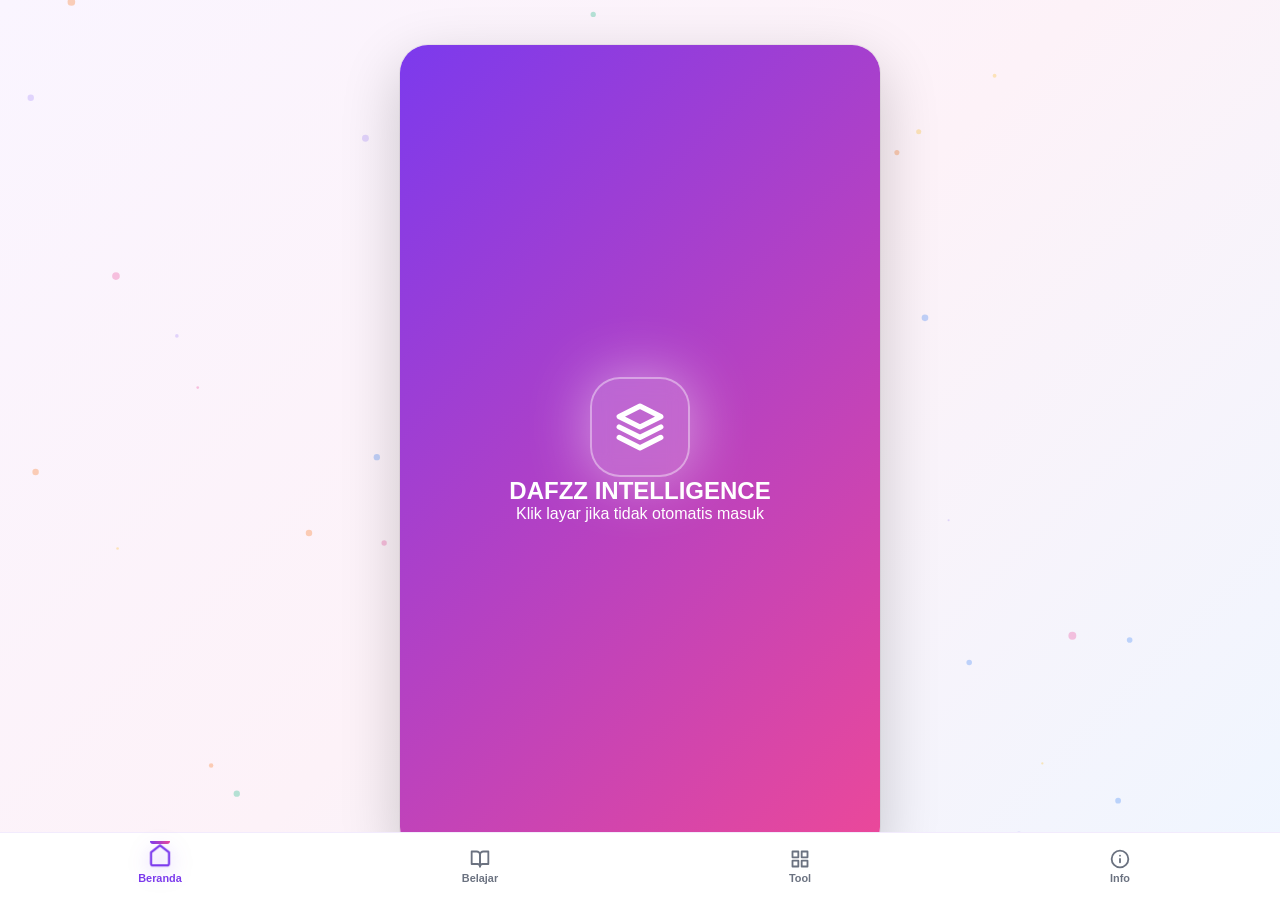
<file: Index.html>
<!DOCTYPE html>
<html lang="id">
<head>
<meta charset="UTF-8">
<meta name="viewport" content="width=device-width, initial-scale=1.0, viewport-fit=cover">
<title>DAFZZ INTELLIGENCE</title>
<style>
    :root {
        --primary: #7c3aed;
        --primary-light: #a78bfa;
        --primary-soft: #ede9fe;
        --pink: #ec4899;
        --pink-soft: #fce7f3;
        --yellow: #fbbf24;
        --yellow-soft: #fef3c7;
        --green: #10b981;
        --green-soft: #d1fae5;
        --blue: #3b82f6;
        --blue-soft: #dbeafe;
        --orange: #f97316;
        --bg-main: #faf5ff;
        --bg-gradient: linear-gradient(135deg, #faf5ff 0%, #fdf2f8 50%, #eff6ff 100%);
        --card-bg: #ffffff;
        --text-main: #1f2937;
        --text-sub: #6b7280;
        --accent-red: #ef4444;
        --shadow: 0 10px 25px -5px rgba(124, 58, 237, 0.25);
        --shadow-sm: 0 4px 15px rgba(0, 0, 0, 0.06);
        --radius-lg: 24px;
        --radius-md: 16px;
        --radius-sm: 12px;
    }

    * {
        box-sizing: border-box;
        margin: 0;
        padding: 0;
        font-family: -apple-system, BlinkMacSystemFont, 'Segoe UI', Roboto, sans-serif;
        -webkit-tap-highlight-color: transparent;
    }

    button, .nav-item, .tab-btn, .tool-card, header, .bottom-nav, .modal-title, .icon-badge, .chip {
        user-select: none;
    }

    html, body {
        height: 100%;
        overflow: hidden;
    }

    body {
        background: var(--bg-gradient);
        background-attachment: fixed;
        color: var(--text-main);
        display: flex;
        justify-content: center;
        min-height: 100vh;
    }

    #fx-canvas {
        position: fixed;
        inset: 0;
        pointer-events: none;
        z-index: 0;
        opacity: 0.5;
    }

    .app-container {
        width: 100%;
        max-width: 480px;
        height: 100vh;
        height: 100dvh;
        background: var(--bg-gradient);
        position: relative;
        overflow: hidden;
        display: flex;
        flex-direction: column;
        z-index: 1;
    }

    @media (min-width: 600px) {
        body {
            align-items: center;
            padding: 20px;
        }
        .app-container {
            height: 90vh;
            max-height: 850px;
            border-radius: 28px;
            box-shadow: 0 20px 60px rgba(0,0,0,0.2), 0 0 0 1px rgba(0,0,0,0.05);
        }
    }

    #splash {
        position: absolute;
        inset: 0;
        background: linear-gradient(135deg, #7c3aed 0%, #ec4899 50%, #fbbf24 100%);
        background-size: 200% 200%;
        animation: gradientMove 4s ease infinite;
        z-index: 9999;
        display: flex;
        flex-direction: column;
        align-items: center;
        justify-content: center;
        color: white;
        cursor: pointer;
        transition: opacity 0.5s ease;
    }

    @keyframes gradientMove {
        0%, 100% { background-position: 0% 50%; }
        50% { background-position: 100% 50%; }
    }

    .splash-logo {
        width: 100px;
        height: 100px;
        background: rgba(255, 255, 255, 0.2);
        backdrop-filter: blur(10px);
        border: 2px solid rgba(255,255,255,0.4);
        border-radius: 30px;
        display: flex;
        align-items: center;
        justify-content: center;
        animation: pulse 1.5s infinite ease-in-out;
        box-shadow: 0 0 60px rgba(255,255,255,0.5);
    }

    @keyframes pulse {
        0%, 100% { transform: scale(1); }
        50% { transform: scale(1.12); }
    }

    .splash h2 { margin-top: 20px; font-weight: 800; font-size: 1.5rem; letter-spacing: 1px; }
    .splash p { font-size: 0.75rem; opacity: 0.9; margin-top: 8px; }

    header {
        padding: 16px 18px 10px;
        display: flex;
        justify-content: space-between;
        align-items: center;
        background: linear-gradient(90deg, rgba(255,255,255,0.6) 0%, rgba(237,233,254,0.8) 50%, rgba(252,231,243,0.6) 100%);
        backdrop-filter: blur(10px);
        border-bottom: 1px solid rgba(124,58,237,0.1);
        position: relative;
        z-index: 5;
        flex-shrink: 0;
    }

    .user-profile { display: flex; align-items: center; gap: 12px; }

    .avatar {
        width: 44px;
        height: 44px;
        border-radius: 14px;
        background: linear-gradient(135deg, #7c3aed, #ec4899, #fbbf24);
        background-size: 200% 200%;
        animation: gradientMove 3s ease infinite;
        display: flex;
        align-items: center;
        justify-content: center;
        color: white;
        font-weight: 800;
        font-size: 1.1rem;
        box-shadow: 0 4px 15px rgba(124, 58, 237, 0.4);
        position: relative;
    }

    .user-info h2 { font-size: 1rem; font-weight: 800; color: var(--text-main); }
    .user-info p { font-size: 0.72rem; color: var(--text-sub); font-weight: 600; margin-top: 2px; display: flex; align-items: center; gap: 6px; }

    .xp-badge {
        background: linear-gradient(135deg, #fbbf24, #f59e0b);
        color: white;
        padding: 3px 8px;
        border-radius: 8px;
        font-weight: 800;
        font-size: 0.65rem;
        display: inline-flex;
        align-items: center;
        gap: 3px;
        box-shadow: 0 2px 6px rgba(251,191,36,0.4);
    }

    .content-area {
        flex: 1;
        overflow-y: auto;
        overflow-x: hidden;
        padding: 14px 18px 30px;
        scroll-behavior: smooth;
        position: relative;
        z-index: 2;
    }

    .content-area::-webkit-scrollbar { width: 4px; }
    .content-area::-webkit-scrollbar-thumb {
        background: rgba(124, 58, 237, 0.3); border-radius: 2px;
    }

    .view { display: none; }
    .view.active {
        display: block;
        animation: fadeSlideIn 0.5s cubic-bezier(0.34, 1.56, 0.64, 1);
    }

    @keyframes fadeSlideIn {
        from { opacity: 0; transform: translateY(20px); }
        to { opacity: 1; transform: translateY(0); }
    }

    .card {
        background: var(--card-bg);
        border-radius: var(--radius-md);
        padding: 16px;
        margin-bottom: 14px;
        box-shadow: var(--shadow-sm);
        border: 1px solid rgba(124,58,237,0.06);
        transition: transform 0.25s, box-shadow 0.25s;
    }

    .card:hover {
        transform: translateY(-3px);
        box-shadow: var(--shadow);
    }

    .card-main {
        background: linear-gradient(135deg, #7c3aed 0%, #ec4899 100%);
        background-size: 200% 200%;
        animation: gradientMove 5s ease infinite;
        color: white;
        position: relative;
        overflow: hidden;
        border: none;
        padding: 20px;
        box-shadow: 0 10px 30px rgba(124,58,237,0.4);
    }

    .card-main::before {
        content: '';
        position: absolute;
        inset: -50%;
        background: radial-gradient(circle, rgba(255,255,255,0.25) 0%, transparent 70%);
        animation: shine 4s ease-in-out infinite;
        pointer-events: none;
    }

    @keyframes shine {
        0%, 100% { transform: scale(1) rotate(0deg); opacity: 0.3; }
        50% { transform: scale(1.2) rotate(180deg); opacity: 0.6; }
    }

    .grad-cap {
        position: absolute;
        top: 14px;
        right: 14px;
        animation: capFloat 3s ease-in-out infinite;
        filter: drop-shadow(0 4px 8px rgba(0,0,0,0.4));
        z-index: 2;
    }

    @keyframes capFloat {
        0%, 100% { transform: translateY(0) rotate(-10deg) scale(1); }
        50% { transform: translateY(-10px) rotate(10deg) scale(1.1); }
    }

    .card-main h2 {
        font-size: 1.5rem;
        margin-top: 6px;
        font-weight: 800;
        text-shadow: 0 2px 8px rgba(0,0,0,0.25);
        position: relative;
    }

    .card-main p {
        font-size: 0.75rem;
        opacity: 0.95;
        margin-top: 8px;
        display: flex;
        align-items: center;
        gap: 6px;
        position: relative;
    }

    .grid-2 { display: grid; grid-template-columns: 1fr 1fr; gap: 10px; }

    .stat-card {
        background: var(--card-bg);
        border-radius: var(--radius-md);
        padding: 14px 10px;
        text-align: center;
        box-shadow: var(--shadow-sm);
        border-top: 3px solid;
        transition: transform 0.25s;
        position: relative;
        overflow: hidden;
    }

    .stat-card:hover { transform: translateY(-4px) scale(1.02); }
    .stat-card.streak { border-top-color: #f97316; background: linear-gradient(135deg, #fff 0%, #fff7ed 100%); }
    .stat-card.exam { border-top-color: #3b82f6; background: linear-gradient(135deg, #fff 0%, #eff6ff 100%); }

    .stat-icon {
        display: inline-flex;
        align-items: center;
        justify-content: center;
        width: 32px;
        height: 32px;
        border-radius: 10px;
        margin-bottom: 6px;
        color: white;
    }

    .stat-icon.streak { background: linear-gradient(135deg, #f97316, #ea580c); animation: emojiBounce 2s ease-in-out infinite; }
    .stat-icon.exam { background: linear-gradient(135deg, #3b82f6, #2563eb); animation: emojiBounce 2s ease-in-out infinite 0.3s; }

    @keyframes emojiBounce {
        0%, 100% { transform: translateY(0) rotate(0); }
        25% { transform: translateY(-4px) rotate(-8deg); }
        75% { transform: translateY(-4px) rotate(8deg); }
    }

    .fun-strip {
        display: flex;
        gap: 8px;
        margin-bottom: 14px;
        overflow-x: auto;
        padding: 4px 0 8px;
    }
    .fun-strip::-webkit-scrollbar { height: 3px; }
    .fun-strip::-webkit-scrollbar-thumb { background: rgba(124,58,237,0.3); border-radius: 2px; }

    .fun-pill {
        padding: 10px 14px;
        border-radius: 20px;
        font-size: 0.75rem;
        font-weight: 700;
        white-space: nowrap;
        color: white;
        box-shadow: 0 4px 12px rgba(0,0,0,0.15);
        animation: floatY 4s ease-in-out infinite;
        flex-shrink: 0;
        display: flex;
        align-items: center;
        gap: 6px;
    }
    .fun-pill:nth-child(1) { background: linear-gradient(135deg, #ec4899, #db2777); animation-delay: 0s; }
    .fun-pill:nth-child(2) { background: linear-gradient(135deg, #3b82f6, #2563eb); animation-delay: 0.5s; }
    .fun-pill:nth-child(3) { background: linear-gradient(135deg, #fbbf24, #f59e0b); animation-delay: 1s; color: #78350f; }
    .fun-pill:nth-child(4) { background: linear-gradient(135deg, #10b981, #059669); animation-delay: 1.5s; }
    .fun-pill:nth-child(5) { background: linear-gradient(135deg, #8b5cf6, #7c3aed); animation-delay: 2s; }

    @keyframes floatY {
        0%, 100% { transform: translateY(0); }
        50% { transform: translateY(-3px); }
    }

    .mood-card {
        background: linear-gradient(135deg, #fef3c7 0%, #fce7f3 50%, #dbeafe 100%);
        border-radius: var(--radius-md);
        padding: 16px;
        margin-bottom: 14px;
        position: relative;
        overflow: hidden;
        border: 1px solid rgba(251,191,36,0.3);
    }

    .mood-title {
        font-size: 0.7rem;
        font-weight: 800;
        color: #78350f;
        text-transform: uppercase;
        letter-spacing: 0.5px;
        display: flex;
        align-items: center;
        gap: 6px;
    }

    .mood-text {
        font-size: 0.9rem;
        font-weight: 700;
        color: var(--text-main);
        margin-top: 8px;
        line-height: 1.4;
    }

    .schedule-item {
        display: flex;
        align-items: center;
        gap: 12px;
        padding: 12px 14px;
        border-radius: 14px;
        margin-bottom: 8px;
        background: white;
        box-shadow: var(--shadow-sm);
        transition: transform 0.2s;
        position: relative;
        overflow: hidden;
    }

    .schedule-item::before {
        content: '';
        position: absolute;
        left: 0; top: 0; bottom: 0;
        width: 5px;
    }

    .schedule-item:hover { transform: translateX(4px); }

    .schedule-item.senin::before { background: #ef4444; }
    .schedule-item.selasa::before { background: #f97316; }
    .schedule-item.rabu::before { background: #fbbf24; }
    .schedule-item.kamis::before { background: #10b981; }
    .schedule-item.jumat::before { background: #3b82f6; }
    .schedule-item.sabtu::before { background: #8b5cf6; }

    .schedule-day-badge {
        width: 44px; height: 44px; border-radius: 12px;
        display: flex; align-items: center; justify-content: center;
        font-weight: 800; font-size: 0.7rem; color: white; flex-shrink: 0;
        box-shadow: 0 4px 10px rgba(0,0,0,0.15);
    }

    .senin .schedule-day-badge { background: linear-gradient(135deg, #ef4444, #dc2626); }
    .selasa .schedule-day-badge { background: linear-gradient(135deg, #f97316, #ea580c); }
    .rabu .schedule-day-badge { background: linear-gradient(135deg, #fbbf24, #f59e0b); }
    .kamis .schedule-day-badge { background: linear-gradient(135deg, #10b981, #059669); }
    .jumat .schedule-day-badge { background: linear-gradient(135deg, #3b82f6, #2563eb); }
    .sabtu .schedule-day-badge { background: linear-gradient(135deg, #8b5cf6, #7c3aed); }

    .schedule-content { flex: 1; }
    .schedule-content h4 { font-size: 0.88rem; font-weight: 800; margin-bottom: 3px; }
    .schedule-content p { font-size: 0.72rem; color: var(--text-sub); line-height: 1.4; }

    .calendar-container {
        background: white;
        border-radius: var(--radius-md);
        padding: 14px;
        box-shadow: var(--shadow-sm);
        margin-bottom: 14px;
    }

    .calendar-header {
        display: flex;
        justify-content: space-between;
        align-items: center;
        margin-bottom: 12px;
    }

    .calendar-title {
        font-size: 0.95rem;
        font-weight: 800;
        color: var(--primary);
    }

    .calendar-nav { display: flex; gap: 6px; }
    .calendar-nav button {
        width: 30px; height: 30px; border-radius: 10px;
        border: none; background: var(--primary-soft);
        color: var(--primary); font-weight: 800; cursor: pointer;
        font-size: 0.9rem; transition: all 0.2s;
    }
    .calendar-nav button:hover { background: var(--primary); color: white; transform: scale(1.1); }

    .calendar-weekdays {
        display: grid;
        grid-template-columns: repeat(7, 1fr);
        gap: 3px; margin-bottom: 6px;
    }

    .calendar-weekdays div {
        text-align: center; font-size: 0.7rem; font-weight: 800;
        color: var(--text-sub); padding: 4px 0;
    }

    .calendar-weekdays div.sun { color: #ef4444; }
    .calendar-weekdays div.sat { color: #3b82f6; }

    .calendar-grid {
        display: grid;
        grid-template-columns: repeat(7, 1fr);
        gap: 3px;
    }

    .calendar-day {
        aspect-ratio: 1;
        display: flex; align-items: center; justify-content: center;
        font-size: 0.75rem; font-weight: 700;
        border-radius: 8px; cursor: default;
        position: relative; transition: transform 0.15s;
    }

    .calendar-day:hover { transform: scale(1.15); }
    .calendar-day.other { color: #d1d5db; }
    .calendar-day.today {
        background: linear-gradient(135deg, #7c3aed, #ec4899);
        color: white;
        box-shadow: 0 3px 10px rgba(124,58,237,0.5);
        animation: todayPulse 2s infinite;
    }
    @keyframes todayPulse {
        0%, 100% { box-shadow: 0 3px 10px rgba(124,58,237,0.5); }
        50% { box-shadow: 0 3px 20px rgba(124,58,237,0.8); }
    }
    .calendar-day.libur {
        background: linear-gradient(135deg, #fee2e2, #fecaca);
        color: #b91c1c;
        border: 1px solid #f87171;
    }
    .calendar-day.ulangan {
        background: linear-gradient(135deg, #fef3c7, #fde68a);
        color: #92400e;
        border: 1px solid #fbbf24;
    }

    .calendar-legend {
        display: flex; gap: 12px; margin-top: 10px;
        flex-wrap: wrap; font-size: 0.68rem; color: var(--text-sub);
        font-weight: 600;
    }
    .calendar-legend span { display: flex; align-items: center; gap: 4px; }
    .legend-dot { width: 10px; height: 10px; border-radius: 3px; display: inline-block; }
    .legend-dot.libur { background: linear-gradient(135deg, #fee2e2, #fecaca); border: 1px solid #f87171; }
    .legend-dot.ulangan { background: linear-gradient(135deg, #fef3c7, #fde68a); border: 1px solid #fbbf24; }
    .legend-dot.today { background: linear-gradient(135deg, #7c3aed, #ec4899); }

    .grid-tools {
        display: grid;
        grid-template-columns: repeat(2, 1fr);
        gap: 12px;
    }

    .tool-card {
        border-radius: var(--radius-md);
        padding: 14px;
        display: flex; flex-direction: column; gap: 8px;
        cursor: pointer;
        transition: transform 0.3s cubic-bezier(0.34, 1.56, 0.64, 1), box-shadow 0.25s;
        border: none; position: relative; overflow: hidden;
        color: white; animation: toolPop 0.5s cubic-bezier(0.34, 1.56, 0.64, 1) backwards;
        box-shadow: 0 4px 12px rgba(0,0,0,0.15);
    }

    .tool-card:nth-child(1) { animation-delay: 0.03s; }
    .tool-card:nth-child(2) { animation-delay: 0.06s; }
    .tool-card:nth-child(3) { animation-delay: 0.09s; }
    .tool-card:nth-child(4) { animation-delay: 0.12s; }
    .tool-card:nth-child(5) { animation-delay: 0.15s; }
    .tool-card:nth-child(6) { animation-delay: 0.18s; }
    .tool-card:nth-child(7) { animation-delay: 0.21s; }
    .tool-card:nth-child(8) { animation-delay: 0.24s; }
    .tool-card:nth-child(9) { animation-delay: 0.27s; }
    .tool-card:nth-child(10) { animation-delay: 0.30s; }
    .tool-card:nth-child(11) { animation-delay: 0.33s; }
    .tool-card:nth-child(12) { animation-delay: 0.36s; }
    .tool-card:nth-child(13) { animation-delay: 0.39s; }
    .tool-card:nth-child(14) { animation-delay: 0.42s; }
    .tool-card:nth-child(15) { animation-delay: 0.45s; }
    .tool-card:nth-child(16) { animation-delay: 0.48s; }
    .tool-card:nth-child(17) { animation-delay: 0.51s; }
    .tool-card:nth-child(18) { animation-delay: 0.54s; }

    @keyframes toolPop {
        from { opacity: 0; transform: scale(0.7) translateY(20px); }
        to { opacity: 1; transform: scale(1) translateY(0); }
    }

    .tool-card::before {
        content: '';
        position: absolute; top: -50%; left: -50%;
        width: 200%; height: 200%;
        background: radial-gradient(circle, rgba(255,255,255,0.35) 0%, transparent 60%);
        transform: translateX(-100%);
        transition: transform 0.7s;
        pointer-events: none;
    }

    .tool-card:hover::before { transform: translateX(100%); }

    .tool-card:hover {
        transform: translateY(-6px) scale(1.04);
        box-shadow: 0 15px 30px rgba(0,0,0,0.3);
    }

    .tool-card:active { transform: scale(0.96); }

    .tool-card svg { filter: drop-shadow(0 2px 4px rgba(0,0,0,0.2)); transition: transform 0.3s; }
    .tool-card:hover svg { transform: scale(1.15) rotate(-5deg); }
    .tool-card h4 { font-size: 0.82rem; font-weight: 800; }

    .tool-card[data-tool="kalkulator"] { background: linear-gradient(135deg, #667eea, #764ba2); }
    .tool-card[data-tool="pomodoro"]   { background: linear-gradient(135deg, #f093fb, #f5576c); }
    .tool-card[data-tool="flashcard"]  { background: linear-gradient(135deg, #4facfe, #00f2fe); }
    .tool-card[data-tool="konverter"]  { background: linear-gradient(135deg, #43e97b, #38f9d7); color: #064e3b; }
    .tool-card[data-tool="periodik"]   { background: linear-gradient(135deg, #fa709a, #fee140); color: #78350f; }
    .tool-card[data-tool="pdf"]        { background: linear-gradient(135deg, #30cfd0, #330867); }
    .tool-card[data-tool="katakata"]   { background: linear-gradient(135deg, #a8edea, #fed6e3); color: #2d3436; }
    .tool-card[data-tool="stopwatch"]  { background: linear-gradient(135deg, #ff9a9e, #fecfef); color: #2d3436; }
    .tool-card[data-tool="rumus"]      { background: linear-gradient(135deg, #ffecd2, #fcb69f); color: #2d3436; }
    .tool-card[data-tool="tabungan"]   { background: linear-gradient(135deg, #ff6a88, #ff99ac); }
    .tool-card[data-tool="papan"]      { background: linear-gradient(135deg, #21d4fd, #b721ff); }
    .tool-card[data-tool="rak"]        { background: linear-gradient(135deg, #08aeea, #2af598); color: #064e3b; }
    .tool-card[data-tool="piket"]      { background: linear-gradient(135deg, #ff9a44, #fc6076); }
    .tool-card[data-tool="mindmap"]    { background: linear-gradient(135deg, #b224ef, #7579ff); }
    .tool-card[data-tool="kamus"]      { background: linear-gradient(135deg, #00c9ff, #92fe9d); color: #064e3b; }
    .tool-card[data-tool="seragam"]    { background: linear-gradient(135deg, #fc5c7d, #6a82fb); }
    .tool-card[data-tool="hujan"]      { background: linear-gradient(135deg, #4568dc, #b06ab3); }
    .tool-card[data-tool="ujian"]      { background: linear-gradient(135deg, #f857a6, #ff5858); }

    .tab-nav {
        display: flex; padding: 0 0 12px; gap: 8px; overflow-x: auto;
    }
    .tab-nav::-webkit-scrollbar { height: 0; }

    .tab-btn {
        padding: 8px 14px;
        border-radius: 20px;
        background: white;
        border: 1px solid rgba(124,58,237,0.1);
        font-size: 0.78rem;
        font-weight: 800;
        color: var(--text-sub);
        cursor: pointer;
        white-space: nowrap;
        transition: all 0.2s;
        box-shadow: 0 2px 6px rgba(0,0,0,0.04);
        display: flex; align-items: center; gap: 5px;
    }

    .tab-btn.active {
        background: linear-gradient(135deg, #7c3aed, #ec4899);
        color: white;
        box-shadow: 0 4px 12px rgba(124,58,237,0.4);
        transform: scale(1.05);
    }

    .tab-btn svg { width: 14px; height: 14px; }

    .section-header {
        display: flex; align-items: center; gap: 8px; margin-bottom: 12px;
    }
    .section-header h3 {
        font-size: 1.05rem; font-weight: 800; color: var(--text-main);
    }
    .icon-badge {
        width: 32px; height: 32px; border-radius: 10px;
        display: flex; align-items: center; justify-content: center;
        color: white;
        box-shadow: 0 3px 8px rgba(0,0,0,0.15);
    }
    .icon-badge svg { width: 16px; height: 16px; }

    .empty-state {
        text-align: center;
        padding: 24px 20px;
        color: var(--text-sub);
        font-size: 0.85rem;
        background: white;
        border-radius: var(--radius-md);
        border: 2px dashed rgba(124,58,237,0.15);
    }
    .empty-state .icon-wrap {
        display: inline-flex;
        width: 48px; height: 48px;
        border-radius: 16px;
        background: linear-gradient(135deg, #ede9fe, #fce7f3);
        align-items: center; justify-content: center;
        color: var(--primary);
        margin-bottom: 10px;
        animation: emojiBounce 2s infinite;
    }

    input, textarea, select {
        width: 100%;
        padding: 10px 12px;
        margin: 8px 0;
        border: 1.5px solid #e5e7eb;
        border-radius: 12px;
        font-size: 0.9rem;
        font-family: inherit;
        color: var(--text-main);
        background: white;
        transition: border-color 0.2s, box-shadow 0.2s;
    }
    input:focus, textarea:focus, select:focus {
        outline: none;
        border-color: var(--primary-light);
        box-shadow: 0 0 0 3px rgba(167,139,250,0.15);
    }
    textarea { min-height: 90px; resize: vertical; }

    .btn-main {
        width: 100%;
        padding: 12px;
        background: linear-gradient(135deg, #7c3aed, #ec4899);
        background-size: 200% 200%;
        animation: gradientMove 3s ease infinite;
        color: white;
        border: none;
        border-radius: 12px;
        font-weight: 800;
        font-size: 0.9rem;
        cursor: pointer;
        transition: transform 0.15s;
        box-shadow: 0 4px 12px rgba(124,58,237,0.4);
        display: flex; align-items: center; justify-content: center; gap: 6px;
    }
    .btn-main:active { transform: scale(0.97); }

    .btn-secondary {
        width: 100%;
        padding: 10px;
        background: white;
        color: var(--text-main);
        border: 1.5px solid #e5e7eb;
        border-radius: 12px;
        font-weight: 700;
        margin-top: 8px;
        cursor: pointer;
        font-size: 0.85rem;
        display: flex; align-items: center; justify-content: center; gap: 6px;
    }
    .btn-danger {
        width: 100%;
        padding: 10px;
        background: #fef2f2;
        color: var(--accent-red);
        border: none;
        border-radius: 12px;
        font-weight: 700;
        margin-top: 8px;
        cursor: pointer;
        font-size: 0.85rem;
        display: flex; align-items: center; justify-content: center; gap: 6px;
    }

    /* Bottom Nav — FIXED with z-index 9999 */
    .bottom-nav {
        height: 68px;
        background: rgba(255,255,255,0.98);
        backdrop-filter: blur(20px);
        border-top: 1px solid rgba(124,58,237,0.1);
        display: flex;
        justify-content: space-around;
        align-items: center;
        padding-bottom: env(safe-area-inset-bottom, 0);
        position: relative;
        z-index: 9999;
        flex-shrink: 0;
        pointer-events: auto;
    }

    .nav-item {
        display: flex;
        flex-direction: column;
        align-items: center;
        gap: 3px;
        background: none; border: none;
        color: var(--text-sub);
        font-size: 0.68rem;
        font-weight: 800;
        cursor: pointer;
        width: 25%; padding: 8px 0;
        transition: all 0.2s;
        position: relative;
        pointer-events: auto;
        z-index: 10000;
    }

    .nav-item svg { transition: transform 0.3s cubic-bezier(0.34, 1.56, 0.64, 1); }

    .nav-item.active { color: var(--primary); }
    .nav-item.active svg {
        transform: scale(1.2) translateY(-3px);
        filter: drop-shadow(0 3px 8px rgba(124,58,237,0.5));
    }
    .nav-item.active::before {
        content: '';
        position: absolute;
        top: 0;
        width: 20px;
        height: 3px;
        border-radius: 0 0 3px 3px;
        background: linear-gradient(90deg, #7c3aed, #ec4899);
        animation: navIndicator 0.3s ease forwards;
    }
    @keyframes navIndicator {
        from { width: 0; opacity: 0; }
        to { width: 20px; opacity: 1; }
    }

    .modal {
        position: absolute; inset: 0;
        background: rgba(17, 12, 46, 0.55);
        backdrop-filter: blur(6px);
        z-index: 2000;
        display: none;
        align-items: center;
        justify-content: center;
        padding: 16px;
    }
    .modal.show { display: flex; }

    .modal-content {
        background: white;
        border-radius: var(--radius-lg);
        width: 100%; max-width: 400px;
        padding: 20px;
        max-height: 85vh;
        overflow-y: auto;
        animation: slideUpModal 0.4s cubic-bezier(0.34, 1.56, 0.64, 1);
        box-shadow: 0 20px 60px rgba(0,0,0,0.4);
    }
    @keyframes slideUpModal {
        from { opacity: 0; transform: translateY(40px) scale(0.9); }
        to { opacity: 1; transform: translateY(0) scale(1); }
    }

    .modal-tool-title { font-size: 1.1rem; font-weight: 800; margin-bottom: 4px; }
    .modal-tool-sub { font-size: 0.75rem; color: var(--text-sub); margin-bottom: 14px; }

    .toast {
        position: absolute;
        bottom: 90px; left: 50%;
        transform: translateX(-50%) translateY(10px);
        background: linear-gradient(135deg, #1f2937, #7c3aed);
        color: white;
        padding: 10px 18px;
        border-radius: 20px;
        font-size: 0.8rem;
        font-weight: 700;
        z-index: 3000;
        opacity: 0;
        transition: all 0.3s;
        pointer-events: none;
        white-space: nowrap;
        box-shadow: 0 8px 20px rgba(0,0,0,0.3);
    }
    .toast.show { opacity: 1; transform: translateX(-50%) translateY(0); }

    .result-box {
        background: linear-gradient(135deg, #ede9fe, #fce7f3);
        padding: 14px;
        border-radius: 12px;
        margin: 10px 0;
        font-weight: 800;
        color: var(--primary);
        text-align: center;
        font-size: 1rem;
        border: 1px solid rgba(124,58,237,0.1);
    }

    .list-item {
        display: flex; justify-content: space-between; align-items: center;
        padding: 10px 12px;
        background: linear-gradient(135deg, #faf5ff, #fdf2f8);
        border-radius: 10px;
        margin-bottom: 8px;
        font-size: 0.85rem;
        gap: 8px;
        border: 1px solid rgba(124,58,237,0.08);
    }
    .list-item .del-btn {
        background: none; border: none; color: var(--accent-red);
        font-size: 0.7rem; font-weight: 800; padding: 4px 8px;
        border-radius: 6px; cursor: pointer;
    }
    .list-item .del-btn:hover { background: #fff0ee; }

    .calc-display {
        background: linear-gradient(135deg, #1f2937, #111827);
        color: #fbbf24;
        padding: 16px;
        border-radius: 12px;
        text-align: right;
        font-size: 1.6rem;
        font-weight: 800;
        margin-bottom: 10px;
        min-height: 60px;
        display: flex;
        align-items: center; justify-content: flex-end;
        word-break: break-all;
        box-shadow: inset 0 2px 8px rgba(0,0,0,0.3);
    }
    .calc-grid { display: grid; grid-template-columns: repeat(4, 1fr); gap: 6px; }
    .calc-btn {
        padding: 14px 4px;
        background: linear-gradient(135deg, #faf5ff, #f3e8ff);
        border: none; border-radius: 10px;
        font-size: 1rem; font-weight: 800;
        color: var(--text-main); transition: transform 0.1s;
        cursor: pointer;
    }
    .calc-btn:active { transform: scale(0.94); }
    .calc-btn.op { background: linear-gradient(135deg, #ede9fe, #ddd6fe); color: var(--primary); }
    .calc-btn.eq { background: linear-gradient(135deg, #7c3aed, #ec4899); color: white; }
    .calc-btn.clear { background: linear-gradient(135deg, #fee2e2, #fecaca); color: var(--accent-red); }

    .timer-display {
        text-align: center; font-size: 2.8rem; font-weight: 900;
        color: var(--text-main); padding: 16px 0;
        font-variant-numeric: tabular-nums;
        text-shadow: 0 2px 8px rgba(124,58,237,0.15);
    }
    .timer-display.running {
        background: linear-gradient(135deg, #7c3aed, #ec4899);
        background-clip: text; -webkit-background-clip: text;
        -webkit-text-fill-color: transparent;
        animation: gradientMove 3s ease infinite;
        background-size: 200% 200%;
    }
    .timer-presets { display: flex; gap: 6px; margin-bottom: 12px; }
    .timer-presets button {
        flex: 1; padding: 8px;
        background: white; border: 1.5px solid #e5e7eb;
        border-radius: 10px; font-size: 0.8rem; font-weight: 700;
        color: var(--text-sub); cursor: pointer;
    }
    .timer-presets button.active {
        background: linear-gradient(135deg, #7c3aed, #ec4899);
        color: white; border-color: transparent;
    }

    .flashcard {
        background: linear-gradient(135deg, #7c3aed, #ec4899, #fbbf24);
        background-size: 200% 200%;
        animation: gradientMove 5s ease infinite;
        color: white;
        padding: 30px 20px;
        border-radius: var(--radius-md);
        text-align: center;
        min-height: 140px;
        display: flex; align-items: center; justify-content: center;
        font-size: 1.05rem; font-weight: 700;
        margin-bottom: 12px;
        cursor: pointer;
        line-height: 1.4;
        word-break: break-word;
        box-shadow: 0 8px 20px rgba(124,58,237,0.4);
    }

    .quiz-option {
        display: block; width: 100%; text-align: left;
        padding: 12px; margin: 6px 0;
        background: white;
        border: 2px solid #e5e7eb;
        border-radius: 10px;
        font-size: 0.85rem; color: var(--text-main);
        cursor: pointer; transition: all 0.15s;
        font-family: inherit;
    }
    .quiz-option.selected { border-color: var(--primary); background: var(--primary-soft); }
    .quiz-option.correct { border-color: #10b981; background: #d1fae5; }
    .quiz-option.wrong { border-color: var(--accent-red); background: #fee2e2; }

    .check-item {
        display: flex; align-items: center; gap: 10px;
        padding: 10px 12px;
        background: linear-gradient(135deg, #faf5ff, #fdf2f8);
        border-radius: 10px; margin-bottom: 6px; font-size: 0.85rem;
        border: 1px solid rgba(124,58,237,0.08);
        cursor: pointer;
    }
    .check-item input { width: auto; margin: 0; accent-color: var(--primary); transform: scale(1.3); }
    .check-item.done label { text-decoration: line-through; color: var(--text-sub); }

    .element-grid { display: grid; grid-template-columns: repeat(4, 1fr); gap: 4px; }
    .element-cell {
        background: linear-gradient(135deg, #faf5ff, #fdf2f8);
        padding: 6px 2px; border-radius: 8px;
        text-align: center; cursor: pointer; transition: all 0.15s;
        border: 1px solid rgba(124,58,237,0.06);
    }
    .element-cell:hover {
        background: linear-gradient(135deg, #ede9fe, #fce7f3);
        transform: scale(1.08);
    }
    .element-cell .num { color: var(--text-sub); font-size: 0.55rem; }
    .element-cell .sym { font-weight: 900; color: var(--primary); font-size: 0.95rem; display: block; }
    .element-cell .name { color: var(--text-sub); font-size: 0.6rem; }

    .volume-row { display: flex; align-items: center; gap: 10px; margin: 10px 0; }
    .volume-row input[type="range"] { flex: 1; margin: 0; }

    .day-tab { display: flex; gap: 4px; margin-bottom: 10px; overflow-x: auto; }
    .day-tab::-webkit-scrollbar { height: 0; }
    .day-tab button {
        padding: 7px 12px;
        background: white;
        border: 1.5px solid #e5e7eb;
        border-radius: 10px;
        font-size: 0.75rem; font-weight: 700;
        color: var(--text-sub); white-space: nowrap; cursor: pointer;
    }
    .day-tab button.active {
        background: linear-gradient(135deg, #7c3aed, #ec4899);
        color: white; border-color: transparent;
        box-shadow: 0 4px 10px rgba(124,58,237,0.3);
    }

    .file-preview {
            width: 100%; max-height: 260px; object-fit: contain;
        border-radius: 10px; margin: 8px 0; background: var(--bg-main);
    }

    .brand-card {
        background: linear-gradient(135deg, #1f2937 0%, #7c3aed 100%);
        color: white;
        padding: 24px 20px;
        border-radius: var(--radius-md);
        margin-bottom: 14px;
        text-align: center;
        position: relative;
        overflow: hidden;
    }
    .brand-card::before {
        content: '';
        position: absolute; inset: -50%;
        background: radial-gradient(circle, rgba(236,72,153,0.3) 0%, transparent 70%);
        animation: shine 4s ease-in-out infinite;
        pointer-events: none;
    }
    .brand-card h3 {
        font-size: 1.1rem; font-weight: 800; margin-bottom: 12px;
        color: white; position: relative;
    }
    .brand-credit {
        font-size: 0.95rem; font-weight: 600; letter-spacing: 1px;
        position: relative; line-height: 1.6;
    }
    .brand-credit .name {
        background: linear-gradient(135deg, #fbbf24, #ec4899, #a78bfa);
        background-size: 200% 200%;
        animation: gradientMove 3s ease infinite;
        -webkit-background-clip: text; -webkit-text-fill-color: transparent;
        background-clip: text;
        font-weight: 800;
        font-size: 1.1rem;
        display: inline-block;
        margin-top: 4px;
    }
    .brand-credit .version {
        font-size: 0.7rem; opacity: 0.8; margin-top: 10px;
        font-weight: 500; letter-spacing: 0;
    }

    .project-link {
        display: flex; align-items: center; gap: 10px;
        padding: 12px 14px;
        background: white;
        border-radius: 12px;
        margin-bottom: 8px;
        text-decoration: none;
        color: var(--text-main);
        font-weight: 700;
        font-size: 0.85rem;
        box-shadow: var(--shadow-sm);
        border-left: 4px solid;
        transition: transform 0.2s, box-shadow 0.2s;
    }
    .project-link:hover {
        transform: translateX(6px);
        box-shadow: var(--shadow);
    }
    .project-link:nth-child(1) { border-left-color: #7c3aed; }
    .project-link:nth-child(2) { border-left-color: #ec4899; }
    .project-link:nth-child(3) { border-left-color: #fbbf24; }
    .project-link:nth-child(4) { border-left-color: #10b981; }

    .project-link .num {
        width: 26px; height: 26px; border-radius: 8px;
        background: linear-gradient(135deg, #ede9fe, #fce7f3);
        color: var(--primary); font-weight: 800;
        display: flex; align-items: center; justify-content: center;
        font-size: 0.75rem; flex-shrink: 0;
    }

    .project-link .arrow {
        margin-left: auto;
        color: var(--primary);
        opacity: 0.6;
        transition: transform 0.2s;
    }
    .project-link:hover .arrow { transform: translateX(3px); opacity: 1; }

    .coming-soon {
        text-align: center;
        padding: 20px;
        background: linear-gradient(135deg, #fef3c7, #fce7f3);
        border-radius: 12px;
        font-weight: 800;
        color: #78350f;
        font-size: 0.9rem;
        letter-spacing: 2px;
        animation: pulse 2s infinite;
        margin-top: 8px;
    }

    .mood-icon, .tips-icon {
        display: inline-flex; align-items: center; justify-content: center;
        width: 28px; height: 28px; border-radius: 8px;
        background: linear-gradient(135deg, #fbbf24, #f59e0b);
        color: white;
        margin-right: 6px;
        flex-shrink: 0;
    }
</style>
</head>
<body>

<canvas id="fx-canvas"></canvas>

<div class="app-container">
    <div id="splash" onclick="dismissSplash()">
        <div class="splash-logo">
            <svg width="50" height="50" viewBox="0 0 24 24" fill="none" stroke="white" stroke-width="2.5" stroke-linecap="round" stroke-linejoin="round"><path d="M12 2L2 7l10 5 10-5-10-5zM2 17l10 5 10-5M2 12l10 5 10-5"/></svg>
        </div>
        <h2>DAFZZ INTELLIGENCE</h2>
        <p>Klik layar jika tidak otomatis masuk</p>
    </div>

    <header>
        <div class="user-profile">
            <div class="avatar">D</div>
            <div class="user-info">
                <h2 id="user-name">Siswa DAFZZ</h2>
                <p>
                    <span class="xp-badge">
                        <svg width="10" height="10" viewBox="0 0 24 24" fill="none" stroke="currentColor" stroke-width="3" stroke-linecap="round" stroke-linejoin="round"><polygon points="13 2 3 14 12 14 11 22 21 10 12 10 13 2"/></svg>
                        Lv <span id="lvl-val">1</span>
                    </span>
                    <span id="xp-val">0</span> XP
                </p>
            </div>
        </div>
    </header>

    <div class="content-area">
        <!-- BERANDA -->
        <div id="view-beranda" class="view active">
            <div class="fun-strip">
                <span class="fun-pill">
                    <svg width="14" height="14" viewBox="0 0 24 24" fill="none" stroke="currentColor" stroke-width="2.5" stroke-linecap="round" stroke-linejoin="round"><path d="M12 2l3 7h7l-5.5 4.5 2 7L12 16l-6.5 4.5 2-7L2 9h7z"/></svg>
                    Semangat
                </span>
                <span class="fun-pill">
                    <svg width="14" height="14" viewBox="0 0 24 24" fill="none" stroke="currentColor" stroke-width="2.5" stroke-linecap="round" stroke-linejoin="round"><circle cx="12" cy="12" r="10"/><line x1="12" y1="8" x2="12" y2="12"/><line x1="12" y1="16" x2="12.01" y2="16"/></svg>
                    Fokus
                </span>
                <span class="fun-pill">
                    <svg width="14" height="14" viewBox="0 0 24 24" fill="none" stroke="currentColor" stroke-width="2.5" stroke-linecap="round" stroke-linejoin="round"><circle cx="12" cy="12" r="5"/><line x1="12" y1="1" x2="12" y2="3"/><line x1="12" y1="21" x2="12" y2="23"/><line x1="4.22" y1="4.22" x2="5.64" y2="5.64"/><line x1="18.36" y1="18.36" x2="19.78" y2="19.78"/><line x1="1" y1="12" x2="3" y2="12"/><line x1="21" y1="12" x2="23" y2="12"/><line x1="4.22" y1="19.78" x2="5.64" y2="18.36"/><line x1="18.36" y1="5.64" x2="19.78" y2="4.22"/></svg>
                    Cerah
                </span>
                <span class="fun-pill">
                    <svg width="14" height="14" viewBox="0 0 24 24" fill="none" stroke="currentColor" stroke-width="2.5" stroke-linecap="round" stroke-linejoin="round"><path d="M22 11.08V12a10 10 0 1 1-5.93-9.14"/><polyline points="22 4 12 14.01 9 11.01"/></svg>
                    Semoga Beruntung
                </span>
                <span class="fun-pill">
                    <svg width="14" height="14" viewBox="0 0 24 24" fill="none" stroke="currentColor" stroke-width="2.5" stroke-linecap="round" stroke-linejoin="round"><polygon points="12 2 15.09 8.26 22 9.27 17 14.14 18.18 21.02 12 17.77 5.82 21.02 7 14.14 2 9.27 8.91 8.26 12 2"/></svg>
                    Tetap Fokus
                </span>
            </div>

            <div class="card card-main">
                <div class="grad-cap">
                    <svg width="42" height="42" viewBox="0 0 24 24" fill="none" stroke="white" stroke-width="1.8" stroke-linecap="round" stroke-linejoin="round">
                        <path d="M22 10v6M2 10l10-5 10 5-10 5z"/>
                        <path d="M6 12v5c3 3 9 3 12 0v-5"/>
                    </svg>
                </div>
                <span style="font-size: 0.68rem; text-transform: uppercase; letter-spacing: 1px; opacity: 0.9; position: relative;">Pelajaran Utama Hari Ini</span>
                <h2>Matematika</h2>
                <p>
                    <svg width="12" height="12" viewBox="0 0 24 24" fill="none" stroke="currentColor" stroke-width="2.5" stroke-linecap="round" stroke-linejoin="round"><circle cx="12" cy="12" r="10"/><polyline points="12 6 12 12 16 14"/></svg>
                    07.00 - 08.30
                    <svg width="12" height="12" viewBox="0 0 24 24" fill="none" stroke="currentColor" stroke-width="2.5" stroke-linecap="round" stroke-linejoin="round" style="margin-left:8px;"><path d="M3 9l9-7 9 7v11a2 2 0 0 1-2 2H5a2 2 0 0 1-2-2z"/></svg>
                    Ruang B1
                </p>
            </div>

            <div class="mood-card">
                <div class="mood-title">
                    <svg width="14" height="14" viewBox="0 0 24 24" fill="none" stroke="currentColor" stroke-width="2.5" stroke-linecap="round" stroke-linejoin="round"><path d="M9.663 17h4.673M12 3v1m6.364 1.636l-.707.707M21 12h-1M4 12H3m3.343-5.657l-.707-.707m2.828 9.9a5 5 0 117.072 0l-.548.547A3.374 3.374 0 0014 18.469V19a2 2 0 11-4 0v-.531c0-.895-.356-1.754-.988-2.386l-.548-.547z"/></svg>
                    Mood Hari Ini
                </div>
                <div class="mood-text" id="mood-text">Kamu luar biasa! Terus semangat belajar ya</div>
            </div>

            <div class="grid-2" style="margin-bottom: 14px;">
                <div class="stat-card streak">
                    <div class="stat-icon streak">
                        <svg width="16" height="16" viewBox="0 0 24 24" fill="none" stroke="currentColor" stroke-width="2.5" stroke-linecap="round" stroke-linejoin="round"><path d="M8.5 14.5A2.5 2.5 0 0011 12c0-1.38-.5-2-1-3-1.072-2.143-.224-4.054 2-6 .5 2.5 2 4.9 4 6.5 2 1.6 3 3.5 3 5.5a7 7 0 11-14 0c0-1.153.433-2.294 1-3a2.5 2.5 0 002.5 2.5z"/></svg>
                    </div>
                    <span style="font-size: 0.65rem; color: var(--text-sub); font-weight: 800; letter-spacing: 0.5px;">STREAK</span>
                    <h3 style="color: #f97316; font-size: 1.15rem; margin-top: 4px;"><span id="streak-val">1</span> Hari</h3>
                </div>
                <div class="stat-card exam">
                    <div class="stat-icon exam">
                        <svg width="16" height="16" viewBox="0 0 24 24" fill="none" stroke="currentColor" stroke-width="2.5" stroke-linecap="round" stroke-linejoin="round"><path d="M14 2H6a2 2 0 0 0-2 2v16a2 2 0 0 0 2 2h12a2 2 0 0 0 2-2V8z"/><polyline points="14 2 14 8 20 8"/><line x1="16" y1="13" x2="8" y2="13"/><line x1="16" y1="17" x2="8" y2="17"/><polyline points="10 9 9 9 8 9"/></svg>
                    </div>
                    <span style="font-size: 0.65rem; color: var(--text-sub); font-weight: 800; letter-spacing: 0.5px;">UJIAN</span>
                    <h3 style="color: #3b82f6; font-size: 1.15rem; margin-top: 4px;">4 Soal</h3>
                </div>
            </div>

            <div class="card card-yellow" style="background: linear-gradient(135deg, #fff9e6 0%, #ffeaa7 100%); border: none;">
                <div style="display: flex; align-items: center; gap: 10px;">
                    <div style="width: 40px; height: 40px; border-radius: 12px; background: linear-gradient(135deg, #f97316, #ea580c); display: flex; align-items: center; justify-content: center; color: white; flex-shrink: 0; animation: emojiBounce 2s infinite;">
                        <svg width="20" height="20" viewBox="0 0 24 24" fill="none" stroke="currentColor" stroke-width="2.5" stroke-linecap="round" stroke-linejoin="round"><circle cx="12" cy="12" r="10"/><polyline points="12 6 12 12 16 14"/></svg>
                    </div>
                    <div style="flex: 1;">
                        <span style="font-size: 0.65rem; color: #d63031; font-weight: 800; text-transform: uppercase; letter-spacing: 0.5px;">Ulangan Harian</span>
                        <h4 style="margin-top: 3px; font-size: 0.95rem; font-weight: 800;">IPA - Biologi Sel</h4>
                        <p style="font-size: 0.72rem; color: var(--text-sub); margin-top: 2px;">3 Hari Lagi (11 Nov)</p>
                    </div>
                </div>
            </div>

            <div class="card">
                <div class="section-header" style="margin-bottom: 10px;">
                    <div class="icon-badge" style="background: linear-gradient(135deg, #3b82f6, #2563eb);">
                        <svg width="16" height="16" viewBox="0 0 24 24" fill="none" stroke="currentColor" stroke-width="2.5" stroke-linecap="round" stroke-linejoin="round"><path d="M9.663 17h4.673M12 3v1m6.364 1.636l-.707.707M21 12h-1M4 12H3m3.343-5.657l-.707-.707m2.828 9.9a5 5 0 117.072 0l-.548.547A3.374 3.374 0 0014 18.469V19a2 2 0 11-4 0v-.531c0-.895-.356-1.754-.988-2.386l-.548-.547z"/></svg>
                    </div>
                    <h3 style="font-size: 0.95rem;">Tips Belajar</h3>
                </div>
                <p style="font-size: 0.82rem; color: var(--text-sub); line-height: 1.5;">
                    Gunakan teknik <strong style="color: var(--primary);">Pomodoro</strong> — belajar 25 menit, istirahat 5 menit. Otak lebih fokus!
                </p>
            </div>
        </div>

        <!-- BELAJAR -->
        <div id="view-belajar" class="view">
            <div class="tab-nav">
                <button class="tab-btn active" onclick="switchSubTab(event, 'materi')">
                    <svg viewBox="0 0 24 24" fill="none" stroke="currentColor" stroke-width="2.5" stroke-linecap="round" stroke-linejoin="round"><path d="M2 3h6a4 4 0 0 1 4 4v14a3 3 0 0 0-3-3H2z"/><path d="M22 3h-6a4 4 0 0 0-4 4v14a3 3 0 0 1 3-3h7z"/></svg>
                    Materi
                </button>
                <button class="tab-btn" onclick="switchSubTab(event, 'jadwal')">
                    <svg viewBox="0 0 24 24" fill="none" stroke="currentColor" stroke-width="2.5" stroke-linecap="round" stroke-linejoin="round"><rect x="3" y="4" width="18" height="18" rx="2" ry="2"/><line x1="16" y1="2" x2="16" y2="6"/><line x1="8" y1="2" x2="8" y2="6"/><line x1="3" y1="10" x2="21" y2="10"/></svg>
                    Jadwal
                </button>
                <button class="tab-btn" onclick="switchSubTab(event, 'kalender')">
                    <svg viewBox="0 0 24 24" fill="none" stroke="currentColor" stroke-width="2.5" stroke-linecap="round" stroke-linejoin="round"><rect x="3" y="4" width="18" height="18" rx="2" ry="2"/><line x1="16" y1="2" x2="16" y2="6"/><line x1="8" y1="2" x2="8" y2="6"/><line x1="3" y1="10" x2="21" y2="10"/><circle cx="12" cy="15" r="1" fill="currentColor"/></svg>
                    Kalender
                </button>
                <button class="tab-btn" onclick="switchSubTab(event, 'catatan')">
                    <svg viewBox="0 0 24 24" fill="none" stroke="currentColor" stroke-width="2.5" stroke-linecap="round" stroke-linejoin="round"><path d="M14 2H6a2 2 0 0 0-2 2v16a2 2 0 0 0 2 2h12a2 2 0 0 0 2-2V8z"/><polyline points="14 2 14 8 20 8"/><line x1="16" y1="13" x2="8" y2="13"/><line x1="16" y1="17" x2="8" y2="17"/></svg>
                    Catatan
                </button>
            </div>

            <div id="sub-materi" class="sub-tab-content">
                <div class="card" style="background: linear-gradient(135deg, #ede9fe, #fce7f3); border: none;">
                    <div style="display: flex; align-items: center; gap: 12px; margin-bottom: 12px;">
                        <div style="width: 44px; height: 44px; border-radius: 12px; background: linear-gradient(135deg, #7c3aed, #ec4899); display: flex; align-items: center; justify-content: center; color: white; flex-shrink: 0; box-shadow: 0 4px 10px rgba(124,58,237,0.3);">
                            <svg width="22" height="22" viewBox="0 0 24 24" fill="none" stroke="currentColor" stroke-width="2.5" stroke-linecap="round" stroke-linejoin="round"><path d="M2 3h6a4 4 0 0 1 4 4v14a3 3 0 0 0-3-3H2z"/><path d="M22 3h-6a4 4 0 0 0-4 4v14a3 3 0 0 1 3-3h7z"/></svg>
                        </div>
                        <div style="flex: 1;">
                            <h4 style="font-size: 0.95rem; font-weight: 800;">Bab 1: Persamaan Kuadrat</h4>
                            <p style="font-size: 0.7rem; color: var(--text-sub); font-weight: 600; margin-top: 2px;">Matematika • 15 soal latihan</p>
                        </div>
                    </div>
                    <p style="font-size: 0.8rem; color: var(--text-sub); margin-bottom: 12px; line-height: 1.5;">Pelajari rumus ABC, diskriminan, dan grafik fungsi kuadrat.</p>
                    <button class="btn-main" onclick="addXP(20)">
                        <svg width="16" height="16" viewBox="0 0 24 24" fill="none" stroke="currentColor" stroke-width="3" stroke-linecap="round" stroke-linejoin="round"><polyline points="20 6 9 17 4 12"/></svg>
                        Selesaikan Bab (+20 XP)
                    </button>
                </div>
                <div class="card">
                    <div style="display: flex; align-items: center; gap: 12px;">
                        <div style="width: 40px; height: 40px; border-radius: 12px; background: linear-gradient(135deg, #10b981, #059669); display: flex; align-items: center; justify-content: center; color: white; flex-shrink: 0;">
                            <svg width="20" height="20" viewBox="0 0 24 24" fill="none" stroke="currentColor" stroke-width="2.5" stroke-linecap="round" stroke-linejoin="round"><path d="M9 3v2a3 3 0 0 0 6 0V3"/><path d="M6 3h12v6a6 6 0 0 1-12 0z"/></svg>
                        </div>
                        <div style="flex: 1;">
                            <h4 style="font-size: 0.9rem; font-weight: 800;">Bab 2: Sistem Periodik</h4>
                            <p style="font-size: 0.72rem; color: var(--text-sub); margin-top: 2px;">Kimia • Belum dimulai</p>
                        </div>
                    </div>
                </div>
                <div class="card">
                    <div style="display: flex; align-items: center; gap: 12px;">
                        <div style="width: 40px; height: 40px; border-radius: 12px; background: linear-gradient(135deg, #f97316, #ea580c); display: flex; align-items: center; justify-content: center; color: white; flex-shrink: 0;">
                            <svg width="20" height="20" viewBox="0 0 24 24" fill="none" stroke="currentColor" stroke-width="2.5" stroke-linecap="round" stroke-linejoin="round"><path d="M12 2v6M4.22 10A8 8 0 0 1 19.78 10"/><path d="M12 22v-6"/><path d="M8 18h8"/></svg>
                        </div>
                        <div style="flex: 1;">
                            <h4 style="font-size: 0.9rem; font-weight: 800;">Bab 3: Fotosintesis</h4>
                            <p style="font-size: 0.72rem; color: var(--text-sub); margin-top: 2px;">Biologi • Belum dimulai</p>
                        </div>
                    </div>
                </div>
            </div>

            <div id="sub-jadwal" class="sub-tab-content" style="display: none;">
                <div class="schedule-item senin">
                    <div class="schedule-day-badge">SEN</div>
                    <div class="schedule-content">
                        <h4>Senin</h4>
                        <p>07.00 - IPA • 08.30 - MTK • 10.00 - PKN</p>
                    </div>
                </div>
                <div class="schedule-item selasa">
                    <div class="schedule-day-badge">SEL</div>
                    <div class="schedule-content">
                        <h4>Selasa</h4>
                        <p>07.00 - TIK • 08.30 - SBK • 10.00 - B.Indo</p>
                    </div>
                </div>
                <div class="schedule-item rabu">
                    <div class="schedule-day-badge">RAB</div>
                    <div class="schedule-content">
                        <h4>Rabu</h4>
                        <p>07.00 - MTK • 08.30 - IPA • 10.00 - B.Inggris</p>
                    </div>
                </div>
                <div class="schedule-item kamis">
                    <div class="schedule-day-badge">KAM</div>
                    <div class="schedule-content">
                        <h4>Kamis</h4>
                        <p>07.00 - IPS • 08.30 - MTK • 10.00 - Seni</p>
                    </div>
                </div>
                <div class="schedule-item jumat">
                    <div class="schedule-day-badge">JUM</div>
                    <div class="schedule-content">
                        <h4>Jumat</h4>
                        <p>07.00 - Agama • 08.30 - PJOK • 10.00 - B.Indo</p>
                    </div>
                </div>
                <div class="schedule-item sabtu">
                    <div class="schedule-day-badge">SAB</div>
                    <div class="schedule-content">
                        <h4>Sabtu</h4>
                        <p>07.00 - Ekstrakurikuler • 09.00 - Pramuka</p>
                    </div>
                </div>
            </div>

            <div id="sub-kalender" class="sub-tab-content" style="display: none;">
                <div class="calendar-container">
                    <div class="calendar-header">
                        <div class="calendar-title" id="cal-title">November 2025</div>
                        <div class="calendar-nav">
                            <button onclick="changeMonth(-1)">‹</button>
                            <button onclick="changeMonth(1)">›</button>
                        </div>
                    </div>
                    <div class="calendar-weekdays">
                        <div class="sun">Min</div><div>Sen</div><div>Sel</div><div>Rab</div><div>Kam</div><div>Jum</div><div class="sat">Sab</div>
                    </div>
                    <div class="calendar-grid" id="cal-grid"></div>
                    <div class="calendar-legend">
                        <span><span class="legend-dot libur"></span> Hari Libur</span>
                        <span><span class="legend-dot ulangan"></span> Ulangan</span>
                        <span><span class="legend-dot today"></span> Hari Ini</span>
                    </div>
                </div>
                <div class="card">
                    <div class="section-header">
                        <div class="icon-badge" style="background: linear-gradient(135deg, #ef4444, #dc2626);">
                            <svg width="16" height="16" viewBox="0 0 24 24" fill="none" stroke="currentColor" stroke-width="2.5" stroke-linecap="round" stroke-linejoin="round"><circle cx="12" cy="12" r="10"/><line x1="12" y1="8" x2="12" y2="12"/><line x1="12" y1="16" x2="12.01" y2="16"/></svg>
                        </div>
                        <h3 style="font-size: 0.95rem;">Hari Libur Bulan Ini</h3>
                    </div>
                    <ul style="list-style: none; padding: 0; font-size: 0.82rem; color: var(--text-sub); line-height: 2; font-weight: 600;">
                        <li>9 Nov - Maulid Nabi</li>
                        <li>25 Nov - Hari Guru Nasional</li>
                    </ul>
                </div>
            </div>

            <div id="sub-catatan" class="sub-tab-content" style="display: none;">
                <div class="card">
                    <input type="text" id="note-in" placeholder="Tulis catatan cepat..." maxlength="200">
                    <button class="btn-main" onclick="saveNote()">
                        <svg width="16" height="16" viewBox="0 0 24 24" fill="none" stroke="currentColor" stroke-width="2.5" stroke-linecap="round" stroke-linejoin="round"><path d="M19 21H5a2 2 0 0 1-2-2V5a2 2 0 0 1 2-2h11l5 5v11a2 2 0 0 1-2 2z"/><polyline points="17 21 17 13 7 13 7 21"/><polyline points="7 3 7 8 15 8"/></svg>
                        Simpan Catatan
                    </button>
                </div>
                <div id="note-list"></div>
            </div>
        </div>

        <!-- TOOL -->
        <div id="view-tool" class="view">
            <div class="section-header" style="margin-bottom: 14px;">
                <div class="icon-badge" style="background: linear-gradient(135deg, #7c3aed, #ec4899);">
                    <svg width="16" height="16" viewBox="0 0 24 24" fill="none" stroke="currentColor" stroke-width="2.5" stroke-linecap="round" stroke-linejoin="round"><rect x="3" y="3" width="7" height="7"/><rect x="14" y="3" width="7" height="7"/><rect x="14" y="14" width="7" height="7"/><rect x="3" y="14" width="7" height="7"/></svg>
                </div>
                <h3>18 Tools Pintar</h3>
            </div>
            <div class="grid-tools" id="tool-grid"></div>
        </div>

        <!-- INFO -->
        <div id="view-info" class="view">
            <div class="brand-card">
                <h3>DAFZZ INTELLIGENCE</h3>
                <div class="brand-credit">
                    Apps By<br>
                    <span class="name">𝚋𝚢 𓆩 ᖽᐸɪղᘜ ༒ ᙃᴀ̷𝖿ᴢᴢ 𓆪</span>
                    <div class="version">Versi 4.0 · Colorful Edition</div>
                </div>
            </div>

            <div class="card">
                <div class="section-header" style="margin-bottom: 12px;">
                    <div class="icon-badge" style="background: linear-gradient(135deg, #7c3aed, #ec4899);">
                        <svg width="16" height="16" viewBox="0 0 24 24" fill="none" stroke="currentColor" stroke-width="2.5" stroke-linecap="round" stroke-linejoin="round"><circle cx="12" cy="12" r="10"/><line x1="2" y1="12" x2="22" y2="12"/><path d="M12 2a15.3 15.3 0 0 1 4 10 15.3 15.3 0 0 1-4 10 15.3 15.3 0 0 1-4-10 15.3 15.3 0 0 1 4-10z"/></svg>
                    </div>
                    <h3 style="font-size: 0.95rem;">𝐏𝐑𝐎𝐉𝐄𝐂𝐊-𝐏𝐑𝐎𝐉𝐄𝐂𝐊</h3>
                </div>
                <a class="project-link" href="https://my-life-dafzz.onrender.com" target="_blank" rel="noopener">
                    <span class="num">1</span>
                    <span>My Life Dafzz</span>
                    <svg class="arrow" width="16" height="16" viewBox="0 0 24 24" fill="none" stroke="currentColor" stroke-width="2.5" stroke-linecap="round" stroke-linejoin="round"><line x1="5" y1="12" x2="19" y2="12"/><polyline points="12 5 19 12 12 19"/></svg>
                </a>
                <a class="project-link" href="https://hacker-kingdafzz-1.onrender.com/" target="_blank" rel="noopener">
                    <span class="num">2</span>
                    <span>Hacker King Dafzz</span>
                    <svg class="arrow" width="16" height="16" viewBox="0 0 24 24" fill="none" stroke="currentColor" stroke-width="2.5" stroke-linecap="round" stroke-linejoin="round"><line x1="5" y1="12" x2="19" y2="12"/><polyline points="12 5 19 12 12 19"/></svg>
                </a>
                <a class="project-link" href="https://hollow-dafzz.onrender.com" target="_blank" rel="noopener">
                    <span class="num">3</span>
                    <span>Hollow Dafzz</span>
                    <svg class="arrow" width="16" height="16" viewBox="0 0 24 24" fill="none" stroke="currentColor" stroke-width="2.5" stroke-linecap="round" stroke-linejoin="round"><line x1="5" y1="12" x2="19" y2="12"/><polyline points="12 5 19 12 12 19"/></svg>
                </a>
                <a class="project-link" href="https://jadwal-sekolah.onrender.com/" target="_blank" rel="noopener">
                    <span class="num">4</span>
                    <span>Jadwal Sekolah</span>
                    <svg class="arrow" width="16" height="16" viewBox="0 0 24 24" fill="none" stroke="currentColor" stroke-width="2.5" stroke-linecap="round" stroke-linejoin="round"><line x1="5" y1="12" x2="19" y2="12"/><polyline points="12 5 19 12 12 19"/></svg>
                </a>

                <div class="coming-soon">
                    𝐍𝐚𝐧𝐭𝐢𝐤𝐚𝐧.......
                </div>
            </div>

            <div class="card">
                <div class="section-header" style="margin-bottom: 12px;">
                    <div class="icon-badge" style="background: linear-gradient(135deg, #ef4444, #dc2626);">
                        <svg width="16" height="16" viewBox="0 0 24 24" fill="none" stroke="currentColor" stroke-width="2.5" stroke-linecap="round" stroke-linejoin="round"><polyline points="3 6 5 6 21 6"/><path d="M19 6l-1 14a2 2 0 0 1-2 2H8a2 2 0 0 1-2-2L5 6"/><path d="M10 11v6"/><path d="M14 11v6"/><path d="M9 6V4a1 1 0 0 1 1-1h4a1 1 0 0 1 1 1v2"/></svg>
                    </div>
                    <h3 style="font-size: 0.95rem;">Penyimpanan Data</h3>
                </div>
                <p style="font-size: 0.78rem; color: var(--text-sub); margin-bottom: 10px; line-height: 1.5;">Semua data tersimpan di browser kamu. Reset jika perlu.</p>
                <button class="btn-main" style="background: linear-gradient(135deg, #ef4444, #dc2626);" onclick="resetAllData()">
                    <svg width="16" height="16" viewBox="0 0 24 24" fill="none" stroke="currentColor" stroke-width="2.5" stroke-linecap="round" stroke-linejoin="round"><path d="M3 6h18"/><path d="M19 6v14a2 2 0 0 1-2 2H7a2 2 0 0 1-2-2V6"/><path d="M8 6V4a2 2 0 0 1 2-2h4a2 2 0 0 1 2 2v2"/></svg>
                    Reset Data
                </button>
            </div>
        </div>
    </div>

    <nav class="bottom-nav">
        <button class="nav-item active" onclick="switchMainView('view-beranda', this)">
            <svg width="20" height="20" viewBox="0 0 24 24" fill="none" stroke="currentColor" stroke-width="2.2" stroke-linecap="round" stroke-linejoin="round"><path d="M3 9l9-7 9 7v11a2 2 0 0 1-2 2H5a2 2 0 0 1-2-2z"/></svg>
            <span>Beranda</span>
        </button>
        <button class="nav-item" onclick="switchMainView('view-belajar', this)">
            <svg width="20" height="20" viewBox="0 0 24 24" fill="none" stroke="currentColor" stroke-width="2.2" stroke-linecap="round" stroke-linejoin="round"><path d="M2 3h6a4 4 0 0 1 4 4v14a3 3 0 0 0-3-3H2z"/><path d="M22 3h-6a4 4 0 0 0-4 4v14a3 3 0 0 1 3-3h7z"/></svg>
            <span>Belajar</span>
        </button>
        <button class="nav-item" onclick="switchMainView('view-tool', this)">
            <svg width="20" height="20" viewBox="0 0 24 24" fill="none" stroke="currentColor" stroke-width="2.2" stroke-linecap="round" stroke-linejoin="round"><rect x="3" y="3" width="7" height="7"/><rect x="14" y="3" width="7" height="7"/><rect x="14" y="14" width="7" height="7"/><rect x="3" y="14" width="7" height="7"/></svg>
            <span>Tool</span>
        </button>
        <button class="nav-item" onclick="switchMainView('view-info', this)">
            <svg width="20" height="20" viewBox="0 0 24 24" fill="none" stroke="currentColor" stroke-width="2.2" stroke-linecap="round" stroke-linejoin="round"><circle cx="12" cy="12" r="10"/><line x1="12" y1="16" x2="12" y2="12"/><line x1="12" y1="8" x2="12.01" y2="8"/></svg>
            <span>Info</span>
        </button>
    </nav>

    <div id="modal-box" class="modal">
        <div class="modal-content">
            <h3 id="modal-title" class="modal-tool-title">Tool</h3>
            <div id="modal-body"></div>
            <button class="btn-main" style="margin-top: 14px; background: #636e72;" onclick="closeModalBox()">Tutup</button>
        </div>
    </div>

    <div id="toast" class="toast"></div>
</div>

<script>
/* =========================================================
   FX CANVAS - Particle Background
   ========================================================= */
(function initFX() {
    const canvas = document.getElementById('fx-canvas');
    const ctx = canvas.getContext('2d');
    let particles = [];
    const colors = ['#a78bfa', '#ec4899', '#fbbf24', '#10b981', '#3b82f6', '#f97316'];

    function resize() {
        canvas.width = window.innerWidth;
        canvas.height = window.innerHeight;
    }
    resize();
    window.addEventListener('resize', resize);

    for (let i = 0; i < 40; i++) {
        particles.push({
            x: Math.random() * canvas.width,
            y: Math.random() * canvas.height,
            r: Math.random() * 3 + 1,
            vx: (Math.random() - 0.5) * 0.5,
            vy: (Math.random() - 0.5) * 0.5,
            color: colors[Math.floor(Math.random() * colors.length)]
        });
    }

    function animate() {
        ctx.clearRect(0, 0, canvas.width, canvas.height);
        particles.forEach(p => {
            p.x += p.vx;
            p.y += p.vy;
            if (p.x < 0 || p.x > canvas.width) p.vx *= -1;
            if (p.y < 0 || p.y > canvas.height) p.vy *= -1;
            ctx.beginPath();
            ctx.arc(p.x, p.y, p.r, 0, Math.PI * 2);
            ctx.fillStyle = p.color;
            ctx.globalAlpha = 0.6;
            ctx.fill();
        });
        ctx.globalAlpha = 1;
        requestAnimationFrame(animate);
    }
    animate();
})();

/* =========================================================
   STATE & PERSISTENSI
   ========================================================= */
const DEFAULT_STATE = {
    xp: 0, level: 1, streak: 1, notes: [],
    flashcards: [], savings: [], books: [],
    piket: { senin: [], selasa: [], rabu: [], kamis: [], jumat: [], sabtu: [], minggu: [] },
    mindmap: { center: '', branches: [] },
    seragam: {}
};

let state = JSON.parse(JSON.stringify(DEFAULT_STATE));
let audioCtx = null;
let activeTimers = [];
let rainCtx = null, rainSource = null, rainGain = null;

const MOODS = [
    "Kamu luar biasa! Terus semangat belajar ya",
    "Hari ini cerah, seperti semangatmu",
    "Setiap usaha kecil hari ini, hasil besar besok",
    "Jangan lupa istirahat ya, otak butuh recharge",
    "Kamu lebih hebat dari yang kamu kira",
    "Belajar itu investasi jangka panjang",
    "Satu langkah kecil tetap lebih baik dari nol",
    "Fokus, konsisten, dan nikmati prosesnya"
];

function playBeep() {
    try {
        if (!audioCtx) audioCtx = new (window.AudioContext || window.webkitAudioContext)();
        if (audioCtx.state === 'suspended') audioCtx.resume();
        const osc = audioCtx.createOscillator();
        const gain = audioCtx.createGain();
        osc.connect(gain);
        gain.connect(audioCtx.destination);
        osc.frequency.setValueAtTime(600, audioCtx.currentTime);
        osc.frequency.exponentialRampToValueAtTime(400, audioCtx.currentTime + 0.08);
        gain.gain.setValueAtTime(0.05, audioCtx.currentTime);
        gain.gain.exponentialRampToValueAtTime(0.001, audioCtx.currentTime + 0.08);
        osc.start();
        osc.stop(audioCtx.currentTime + 0.08);
    } catch (e) {}
}

let toastTimeout;
function showToast(msg) {
    const t = document.getElementById('toast');
    t.innerText = msg;
    t.classList.add('show');
    clearTimeout(toastTimeout);
    toastTimeout = setTimeout(() => t.classList.remove('show'), 2000);
}

function dismissSplash() {
    const splash = document.getElementById('splash');
    if (!splash) return;
    splash.style.opacity = '0';
    setTimeout(() => { splash.style.display = 'none'; }, 500);
}
setTimeout(dismissSplash, 1200);

function loadData() {
    try {
        const local = localStorage.getItem('dafzz_state');
        if (local) {
            const parsed = JSON.parse(local);
            state = Object.assign({}, DEFAULT_STATE, parsed);
            state.piket = Object.assign({}, DEFAULT_STATE.piket, parsed.piket || {});
            state.mindmap = Object.assign({}, DEFAULT_STATE.mindmap, parsed.mindmap || {});
        }
    } catch (e) {
        state = JSON.parse(JSON.stringify(DEFAULT_STATE));
    }
    updateUI();
    renderNotesUI();
    document.getElementById('mood-text').innerText = MOODS[Math.floor(Math.random() * MOODS.length)];
    initCalendar();
    buildToolGrid();
}

function saveData() {
    try {
        localStorage.setItem('dafzz_state', JSON.stringify(state));
    } catch (e) {}
    updateUI();
}

function updateUI() {
    const lvl = Math.floor(state.xp / 100) + 1;
    document.getElementById('xp-val').innerText = state.xp;
    document.getElementById('lvl-val').innerText = lvl;
    document.getElementById('streak-val').innerText = state.streak;
}

function switchMainView(viewId, btn) {
    playBeep();
    document.querySelectorAll('.view').forEach(v => v.classList.remove('active'));
    document.querySelectorAll('.nav-item').forEach(n => n.classList.remove('active'));
    const targetView = document.getElementById(viewId);
    if (targetView) targetView.classList.add('active');
    if (btn) btn.classList.add('active');
    const content = document.querySelector('.content-area');
    if (content) content.scrollTop = 0;
}

function switchSubTab(e, tabId) {
    playBeep();
    document.querySelectorAll('.tab-btn').forEach(b => b.classList.remove('active'));
    document.querySelectorAll('.sub-tab-content').forEach(c => c.style.display = 'none');
    e.currentTarget.classList.add('active');
    const target = document.getElementById('sub-' + tabId);
    target.style.display = 'block';
    target.style.animation = 'fadeSlideIn 0.4s ease';
}

function addXP(amount) {
    playBeep();
    state.xp += amount;
    saveData();
    showToast(`+${amount} XP diperoleh!`);
}

function saveNote() {
    const input = document.getElementById('note-in');
    if (input.value.trim() !== '') {
        state.notes.push(input.value.trim());
        input.value = '';
        saveData();
        renderNotesUI();
        showToast('Catatan tersimpan');
    } else {
        showToast('Catatan kosong');
    }
}

function renderNotesUI() {
    const list = document.getElementById('note-list');
    if (!state.notes || state.notes.length === 0) {
        list.innerHTML = `<div class="empty-state">
            <div class="icon-wrap">
                <svg width="24" height="24" viewBox="0 0 24 24" fill="none" stroke="currentColor" stroke-width="2.5" stroke-linecap="round" stroke-linejoin="round"><path d="M14 2H6a2 2 0 0 0-2 2v16a2 2 0 0 0 2 2h12a2 2 0 0 0 2-2V8z"/><polyline points="14 2 14 8 20 8"/></svg>
            </div>
            Belum ada catatan. Yuk tulis!
        </div>`;
        return;
    }
    list.innerHTML = state.notes.map((n, i) => `
        <div class="list-item">
            <span style="flex:1; word-break: break-word;">${escapeHtml(n)}</span>
            <button class="del-btn" onclick="deleteNote(${i})">Hapus</button>
        </div>
    `).join('');
}

function deleteNote(index) {
    if (!confirm('Hapus catatan ini?')) return;
    state.notes.splice(index, 1);
    saveData();
    renderNotesUI();
    showToast('Catatan dihapus');
}

function resetAllData() {
    if (confirm("Reset seluruh data?")) {
        localStorage.removeItem('dafzz_state');
        location.reload();
    }
}

function escapeHtml(str) {
    return String(str).replace(/[&<>"']/g, s => ({
        '&':'&amp;','<':'&lt;','>':'&gt;','"':'&quot;',"'":'&#39;'
    }[s]));
}

/* ============ CALENDAR ============ */
let calDate = new Date();
const LIBUR = { '11-9': 'Maulid Nabi', '11-25': 'Hari Guru' };
const ULANGAN = { '11-11': 'Ulangan IPA', '11-18': 'Ulangan MTK', '11-22': 'Ulangan B.Indo' };

function initCalendar() { renderCalendar(); }

function changeMonth(dir) {
    playBeep();
    calDate.setMonth(calDate.getMonth() + dir);
    renderCalendar();
}

function renderCalendar() {
    const year = calDate.getFullYear();
    const month = calDate.getMonth();
    const monthNames = ['Januari','Februari','Maret','April','Mei','Juni','Juli','Agustus','September','Oktober','November','Desember'];
    document.getElementById('cal-title').innerText = `${monthNames[month]} ${year}`;

    const firstDay = new Date(year, month, 1).getDay();
    const daysInMonth = new Date(year, month + 1, 0).getDate();
    const prevDays = new Date(year, month, 0).getDate();
    const today = new Date();
    const isCurrentMonth = today.getFullYear() === year && today.getMonth() === month;

    const grid = document.getElementById('cal-grid');
    let html = '';

    for (let i = firstDay - 1; i >= 0; i--) {
        html += `<div class="calendar-day other">${prevDays - i}</div>`;
    }
    for (let d = 1; d <= daysInMonth; d++) {
        const key = `${String(month+1).padStart(2,'0')}-${String(d).padStart(2,'0')}`;
        let cls = 'calendar-day';
        if (isCurrentMonth && d === today.getDate()) cls += ' today';
        if (LIBUR[key]) cls += ' libur';
        else if (ULANGAN[key]) cls += ' ulangan';
        html += `<div class="${cls}">${d}</div>`;
    }
    grid.innerHTML = html;
}

/* ============ TOOL GRID BUILDER ============ */
const TOOL_LIST = [
    { key: 'kalkulator', label: 'Kalkulator', icon: '<rect x="4" y="2" width="16" height="20" rx="2"/><line x1="8" y1="6" x2="16" y2="6"/><line x1="8" y1="10" x2="8" y2="10"/><line x1="12" y1="10" x2="12" y2="10"/><line x1="16" y1="10" x2="16" y2="10"/><line x1="8" y1="14" x2="8" y2="14"/><line x1="12" y1="14" x2="12" y2="14"/><line x1="16" y1="14" x2="16" y2="14"/><line x1="8" y1="18" x2="16" y2="18"/>' },
    { key: 'pomodoro', label: 'Pomodoro', icon: '<circle cx="12" cy="12" r="10"/><polyline points="12 6 12 12 16 14"/>' },
    { key: 'flashcard', label: 'Flashcard', icon: '<polygon points="12 2 2 7 12 12 22 7 12 2"/><polyline points="2 17 12 22 22 17"/><polyline points="2 12 12 17 22 12"/>' },
    { key: 'konverter', label: 'Konverter', icon: '<polyline points="17 1 21 5 17 9"/><path d="M3 11V9a4 4 0 0 1 4-4h14"/><polyline points="7 23 3 19 7 15"/><path d="M21 13v2a4 4 0 0 1-4 4H3"/>' },
    { key: 'periodik', label: 'Tabel Periodik', icon: '<rect x="3" y="3" width="7" height="7"/><rect x="14" y="3" width="7" height="7"/><rect x="14" y="14" width="7" height="7"/><rect x="3" y="14" width="7" height="7"/>' },
    { key: 'pdf', label: 'Pembaca PDF', icon: '<path d="M14 2H6a2 2 0 0 0-2 2v16a2 2 0 0 0 2 2h12a2 2 0 0 0 2-2V8z"/><polyline points="14 2 14 8 20 8"/>' },
    { key: 'katakata', label: 'Hitung Kata', icon: '<polyline points="4 7 4 4 20 4 20 7"/><line x1="9" y1="20" x2="15" y2="20"/><line x1="12" y1="4" x2="12" y2="20"/>' },
    { key: 'stopwatch', label: 'Stopwatch', icon: '<circle cx="12" cy="13" r="8"/><line x1="12" y1="9" x2="12" y2="13"/><line x1="9" y1="2" x2="15" y2="2"/>' },
    { key: 'rumus', label: 'Rumus MTK', icon: '<path d="M18 4H6l6 8-6 8h12"/>' },
    { key: 'tabungan', label: 'Tabungan', icon: '<rect x="2" y="6" width="20" height="14" rx="2"/><path d="M16 13h2"/>' },
    { key: 'papan', label: 'Foto Papan', icon: '<path d="M23 19a2 2 0 0 1-2 2H3a2 2 0 0 1-2-2V8a2 2 0 0 1 2-2h4l2-3h6l2 3h4a2 2 0 0 1 2 2z"/><circle cx="12" cy="13" r="4"/>' },
    { key: 'rak', label: 'Rak Buku', icon: '<path d="M2 3h6a4 4 0 0 1 4 4v14a3 3 0 0 0-3-3H2z"/><path d="M22 3h-6a4 4 0 0 0-4 4v14a3 3 0 0 1 3-3h7z"/>' },
    { key: 'piket', label: 'Piket', icon: '<path d="M16 4h2a2 2 0 0 1 2 2v14a2 2 0 0 1-2 2H6a2 2 0 0 1-2-2V6a2 2 0 0 1 2-2h2"/><rect x="8" y="2" width="8" height="4" rx="1" ry="1"/>' },
    { key: 'mindmap', label: 'Mindmap', icon: '<circle cx="18" cy="5" r="3"/><circle cx="6" cy="12" r="3"/><circle cx="18" cy="19" r="3"/><line x1="8.59" y1="13.51" x2="15.42" y2="17.49"/><line x1="15.41" y1="6.51" x2="8.59" y2="10.49"/>' },
    { key: 'kamus', label: 'Kamus Sains', icon: '<path d="M2 3h6a4 4 0 0 1 4 4v14a3 3 0 0 0-3-3H2z"/><path d="M22 3h-6a4 4 0 0 0-4 4v14a3 3 0 0 1 3-3h7z"/>' },
    { key: 'seragam', label: 'Seragam', icon: '<path d="M20.38 3.46L16 2a4 4 0 0 1-8 0L3.62 3.46a2 2 0 0 0-1.34 2.23l.58 3.47a1 1 0 0 0 .99.84H6v10a2 2 0 0 0 2 2h8a2 2 0 0 0 2-2V10h2.15a1 1 0 0 0 .99-.84l.58-3.47a2 2 0 0 0-1.34-2.23z"/>' },
    { key: 'hujan', label: 'Audio Hujan', icon: '<path d="M3 18v-6a9 9 0 0 1 18 0v6"/><path d="M21 19a2 2 0 0 1-2 2h-1a2 2 0 0 1-2-2v-3a2 2 0 0 1 2-2h3zM3 19a2 2 0 0 0 2 2h1a2 2 0 0 0 2-2v-3a2 2 0 0 0-2-2H3z"/>' },
    { key: 'ujian', label: 'Simulasi Ujian', icon: '<circle cx="12" cy="12" r="10"/><circle cx="12" cy="12" r="6"/><circle cx="12" cy="12" r="2"/>' }
];

function buildToolGrid() {
    const grid = document.getElementById('tool-grid');
    grid.innerHTML = TOOL_LIST.map(t => `
        <div class="tool-card" data-tool="${t.key}" onclick="openToolModal('${t.key}')">
            <svg width="22" height="22" viewBox="0 0 24 24" fill="none" stroke="currentColor" stroke-width="2.2" stroke-linecap="round" stroke-linejoin="round">${t.icon}</svg>
            <h4>${t.label}</h4>
        </div>
    `).join('');
}

/* ============ MODAL ============ */
function clearActiveTimers() {
    activeTimers.forEach(id => clearInterval(id));
    activeTimers = [];
    stopRain();
}

function openToolModal(toolKey) {
    playBeep();
    const tool = TOOLS[toolKey];
    if (!tool) { showToast('Tool tidak ditemukan'); return; }
    document.getElementById('modal-title').innerText = tool.name;
    document.getElementById('modal-body').innerHTML = tool.render();
    document.getElementById('modal-box').classList.add('show');
    try { tool.init?.(); } catch (e) { console.error(e); }
}

function closeModalBox() {
    document.getElementById('modal-box').classList.remove('show');
    clearActiveTimers();
}

document.getElementById('modal-box').addEventListener('click', e => {
    if (e.target.id === 'modal-box') closeModalBox();
});

/* ============ ICONS ============ */
const ICO = {
    plus: '<polyline points="12 5 12 19 5 12 19 12"/>',
    save: '<path d="M19 21H5a2 2 0 0 1-2-2V5a2 2 0 0 1 2-2h11l5 5v11a2 2 0 0 1-2 2z"/><polyline points="17 21 17 13 7 13 7 21"/><polyline points="7 3 7 8 15 8"/>',
    play: '<polygon points="5 3 19 12 5 21 5 3"/>',
    pause: '<rect x="6" y="4" width="4" height="16"/><rect x="14" y="4" width="4" height="16"/>',
    reset: '<polyline points="1 4 1 10 7 10"/><path d="M3.51 15a9 9 0 1 0 2.13-9.36L1 10"/>',
    swap: '<polyline points="17 1 21 5 17 9"/><path d="M3 11V9a4 4 0 0 1 4-4h14"/><polyline points="7 23 3 19 7 15"/><path d="M21 13v2a4 4 0 0 1-4 4H3"/>',
    check: '<polyline points="20 6 9 17 4 12"/>',
    trash: '<polyline points="3 6 5 6 21 6"/><path d="M19 6l-1 14a2 2 0 0 1-2 2H8a2 2 0 0 1-2-2L5 6"/><path d="M10 11v6"/><path d="M14 11v6"/>',
    book: '<path d="M2 3h6a4 4 0 0 1 4 4v14a3 3 0 0 0-3-3H2z"/><path d="M22 3h-6a4 4 0 0 0-4 4v14a3 3 0 0 1 3-3h7z"/>',
    money: '<rect x="2" y="6" width="20" height="14" rx="2"/><circle cx="12" cy="13" r="3"/>',
    brain: '<circle cx="18" cy="5" r="3"/><circle cx="6" cy="12" r="3"/><circle cx="18" cy="19" r="3"/><line x1="8.59" y1="13.51" x2="15.42" y2="17.49"/><line x1="15.41" y1="6.51" x2="8.59" y2="10.49"/>',
    mic: '<path d="M12 1a3 3 0 0 0-3 3v8a3 3 0 0 0 6 0V4a3 3 0 0 0-3-3z"/><path d="M19 10v2a7 7 0 0 1-14 0v-2"/><line x1="12" y1="19" x2="12" y2="23"/>',
    volume: '<polygon points="11 5 6 9 2 9 2 15 6 15 11 19 11 5"/><path d="M15.54 8.46a5 5 0 0 1 0 7.07"/>',
    cam: '<path d="M23 19a2 2 0 0 1-2 2H3a2 2 0 0 1-2-2V8a2 2 0 0 1 2-2h4l2-3h6l2 3h4a2 2 0 0 1 2 2z"/><circle cx="12" cy="13" r="4"/>'
};

function svgIco(path, size = 16, extra = '') {
    return `<svg width="${size}" height="${size}" viewBox="0 0 24 24" fill="none" stroke="currentColor" stroke-width="2.2" stroke-linecap="round" stroke-linejoin="round" style="${extra}">${path}</svg>`;
}

function emptyState(iconPath, text) {
    return `<div class="empty-state">
        <div class="icon-wrap">${svgIco(iconPath, 24)}</div>
        ${text}
    </div>`;
}

/* ============ TOOLS ============ */
const TOOLS = {};

TOOLS.kalkulator = {
    name: 'Kalkulator Ilmiah',
    render: () => `
        <p class="modal-tool-sub">Hitung ekspresi matematika dengan aman.</p>
        <div class="calc-display" id="calc-display">0</div>
        <div class="calc-grid" id="calc-grid">
            <button class="calc-btn clear" data-calc="C">C</button>
            <button class="calc-btn op" data-calc="(">(</button>
            <button class="calc-btn op" data-calc=")">)</button>
            <button class="calc-btn op" data-calc="/">÷</button>
            <button class="calc-btn" data-calc="7">7</button>
            <button class="calc-btn" data-calc="8">8</button>
            <button class="calc-btn" data-calc="9">9</button>
            <button class="calc-btn op" data-calc="*">×</button>
            <button class="calc-btn" data-calc="4">4</button>
            <button class="calc-btn" data-calc="5">5</button>
            <button class="calc-btn" data-calc="6">6</button>
            <button class="calc-btn op" data-calc="-">−</button>
            <button class="calc-btn" data-calc="1">1</button>
            <button class="calc-btn" data-calc="2">2</button>
            <button class="calc-btn" data-calc="3">3</button>
            <button class="calc-btn op" data-calc="+">+</button>
            <button class="calc-btn" data-calc="0">0</button>
            <button class="calc-btn" data-calc=".">.</button>
            <button class="calc-btn clear" data-calc="DEL">DEL</button>
            <button class="calc-btn eq" data-calc="=">=</button>
        </div>
    `,
    init: () => {
        let expr = '';
        const display = document.getElementById('calc-display');
        document.getElementById('calc-grid').onclick = (e) => {
            const btn = e.target.closest('[data-calc]');
            if (!btn) return;
            playBeep();
            const v = btn.dataset.calc;
            if (v === 'C') expr = '';
            else if (v === 'DEL') expr = expr.slice(0, -1);
            else if (v === '=') {
                try {
                    const safe = expr.replace(/[^0-9+\-*/().]/g, '');
                    if (!safe) throw new Error('empty');
                    const result = Function('"use strict"; return (' + safe + ')')();
                    if (!isFinite(result)) throw new Error('inf');
                    expr = String(result);
                } catch (err) { expr = 'Error'; }
            } else {
                if (expr === 'Error') expr = '';
                expr += v;
            }
            display.innerText = expr || '0';
        };
    }
};

TOOLS.pomodoro = {
    name: 'Timer Pomodoro',
    render: () => `
        <p class="modal-tool-sub">Fokus 25 menit, istirahat 5 menit.</p>
        <div class="timer-presets" id="pomo-presets">
            <button data-min="5">5 mnt</button>
            <button data-min="15">15 mnt</button>
            <button data-min="25" class="active">25 mnt</button>
            <button data-min="45">45 mnt</button>
        </div>
        <div class="timer-display" id="pomo-display">25:00</div>
        <button class="btn-main" id="pomo-toggle">${svgIco(ICO.play)} Mulai</button>
        <button class="btn-secondary" id="pomo-reset">${svgIco(ICO.reset)} Reset</button>
    `,
    init: () => {
        let timeLeft = 25 * 60, running = false, intervalId = null;
        const display = document.getElementById('pomo-display');
        const toggle = document.getElementById('pomo-toggle');
        const render = () => {
            const m = Math.floor(timeLeft / 60), s = timeLeft % 60;
            display.innerText = `${String(m).padStart(2, '0')}:${String(s).padStart(2, '0')}`;
            display.classList.toggle('running', running);
        };
        const tick = () => {
            if (timeLeft > 0) { timeLeft--; render(); }
            else { clearInterval(intervalId); running = false; toggle.innerHTML = svgIco(ICO.play) + ' Mulai'; render(); playBeep(); showToast('Waktu habis!'); }
        };
        toggle.onclick = () => {
            playBeep();
            if (running) {
                clearInterval(intervalId);
                activeTimers = activeTimers.filter(id => id !== intervalId);
                running = false;
                toggle.innerHTML = svgIco(ICO.play) + ' Mulai';
            } else {
                running = true;
                toggle.innerHTML = svgIco(ICO.pause) + ' Jeda';
                intervalId = setInterval(tick, 1000);
                activeTimers.push(intervalId);
            }
            render();
        };
        document.getElementById('pomo-reset').onclick = () => {
            playBeep();
            clearInterval(intervalId);
            activeTimers = activeTimers.filter(id => id !== intervalId);
            running = false; timeLeft = 25 * 60;
            toggle.innerHTML = svgIco(ICO.play) + ' Mulai';
            document.querySelectorAll('#pomo-presets button').forEach(b => b.classList.remove('active'));
            document.querySelector('#pomo-presets button[data-min="25"]').classList.add('active');
            render();
        };
        document.getElementById('pomo-presets').onclick = (e) => {
                    const btn = e.target.closest('button');
            if (!btn) return;
            playBeep();
            clearInterval(intervalId);
            activeTimers = activeTimers.filter(id => id !== intervalId);
            running = false; timeLeft = parseInt(btn.dataset.min) * 60;
            document.querySelectorAll('#pomo-presets button').forEach(b => b.classList.remove('active'));
            btn.classList.add('active');
            toggle.innerHTML = svgIco(ICO.play) + ' Mulai';
            render();
        };
        render();
    }
};

TOOLS.flashcard = {
    name: 'Flashcard',
    render: () => `
        <p class="modal-tool-sub">Klik kartu untuk membalik.</p>
        <input type="text" id="fc-front" placeholder="Depan (pertanyaan)" maxlength="120">
        <input type="text" id="fc-back" placeholder="Belakang (jawaban)" maxlength="120">
        <button class="btn-main" id="fc-add">${svgIco(ICO.plus)} Tambah Kartu</button>
        <div id="fc-study" style="margin-top: 16px;"></div>
        <div id="fc-list" style="margin-top: 12px;"></div>
    `,
    init: () => {
        let currentIndex = 0, showingBack = false;
        const renderStudy = () => {
            const wrap = document.getElementById('fc-study');
            if (!state.flashcards.length) {
                wrap.innerHTML = emptyState(ICO.book, 'Belum ada kartu');
                return;
            }
            if (currentIndex >= state.flashcards.length) currentIndex = 0;
            const card = state.flashcards[currentIndex];
            wrap.innerHTML = `
                <div class="flashcard" id="fc-card">${escapeHtml(showingBack ? card.back : card.front)}</div>
                <div style="display:flex; gap:8px;">
                    <button class="btn-secondary" id="fc-prev" style="margin-top:0;">← Sebelumnya</button>
                    <button class="btn-secondary" id="fc-next" style="margin-top:0;">Berikutnya →</button>
                </div>
                <p style="text-align:center; font-size:0.7rem; color:var(--text-sub); margin-top:8px;">${currentIndex + 1} / ${state.flashcards.length}</p>
            `;
            document.getElementById('fc-card').onclick = () => { playBeep(); showingBack = !showingBack; renderStudy(); };
            document.getElementById('fc-prev').onclick = () => { playBeep(); currentIndex = (currentIndex - 1 + state.flashcards.length) % state.flashcards.length; showingBack = false; renderStudy(); };
            document.getElementById('fc-next').onclick = () => { playBeep(); currentIndex = (currentIndex + 1) % state.flashcards.length; showingBack = false; renderStudy(); };
        };
        const renderList = () => {
            const list = document.getElementById('fc-list');
            if (!state.flashcards.length) { list.innerHTML = ''; return; }
            list.innerHTML = state.flashcards.map((c, i) => `
                <div class="list-item">
                    <span style="flex:1; word-break:break-word;"><strong>${escapeHtml(c.front)}</strong> → ${escapeHtml(c.back)}</span>
                    <button class="del-btn" onclick="fcDelete(${i})">Hapus</button>
                </div>
            `).join('');
        };
        window.fcDelete = (i) => {
            if (!confirm('Hapus kartu ini?')) return;
            state.flashcards.splice(i, 1); saveData();
            currentIndex = 0; showingBack = false;
            renderStudy(); renderList(); showToast('Kartu dihapus');
        };
        document.getElementById('fc-add').onclick = () => {
            const f = document.getElementById('fc-front').value.trim();
            const b = document.getElementById('fc-back').value.trim();
            if (!f || !b) { showToast('Isi depan & belakang'); return; }
            state.flashcards.push({ front: f, back: b });
            saveData();
            document.getElementById('fc-front').value = '';
            document.getElementById('fc-back').value = '';
            renderStudy(); renderList(); showToast('Kartu ditambahkan');
        };
        renderStudy(); renderList();
    }
};

TOOLS.konverter = {
    name: 'Konverter Satuan',
    render: () => `
        <p class="modal-tool-sub">Konversi panjang, berat, suhu, dan volume.</p>
        <select id="conv-type">
            <option value="panjang">Panjang</option>
            <option value="berat">Berat</option>
            <option value="suhu">Suhu</option>
            <option value="volume">Volume</option>
        </select>
        <input type="number" id="conv-input" placeholder="Nilai" value="1" step="any">
        <select id="conv-from"></select>
        <select id="conv-to"></select>
        <div class="result-box" id="conv-result">—</div>
        <button class="btn-secondary" id="conv-swap">${svgIco(ICO.swap)} Tukar Arah</button>
    `,
    init: () => {
        const units = {
            panjang: { m: 1, cm: 0.01, mm: 0.001, km: 1000, in: 0.0254, ft: 0.3048, mi: 1609.344 },
            berat: { g: 1, kg: 1000, mg: 0.001, ton: 1000000, lb: 453.592, oz: 28.3495 },
            suhu: { C: 1, F: 1, K: 1 },
            volume: { L: 1, mL: 0.001, gal: 3.78541, qt: 0.946353 }
        };
        const typeSel = document.getElementById('conv-type');
        const fromSel = document.getElementById('conv-from');
        const toSel = document.getElementById('conv-to');
        const input = document.getElementById('conv-input');
        const result = document.getElementById('conv-result');
        const fillUnits = () => {
            const type = typeSel.value;
            const keys = Object.keys(units[type]);
            fromSel.innerHTML = keys.map(k => `<option value="${k}">${k}</option>`).join('');
            toSel.innerHTML = keys.map(k => `<option value="${k}">${k}</option>`).join('');
            if (keys.length > 1) toSel.value = keys[1];
            convert();
        };
        const convert = () => {
            const type = typeSel.value;
            const val = parseFloat(input.value);
            if (isNaN(val)) { result.innerText = '—'; return; }
            const from = fromSel.value, to = toSel.value;
            let out;
            if (type === 'suhu') {
                let c;
                if (from === 'C') c = val;
                else if (from === 'F') c = (val - 32) * 5 / 9;
                else c = val - 273.15;
                if (to === 'C') out = c;
                else if (to === 'F') out = c * 9 / 5 + 32;
                else out = c + 273.15;
            } else {
                out = (val * units[type][from]) / units[type][to];
            }
            result.innerText = `${val} ${from} = ${Number(out.toFixed(6))} ${to}`;
        };
        typeSel.onchange = () => { fillUnits(); playBeep(); };
        fromSel.onchange = convert; toSel.onchange = convert; input.oninput = convert;
        document.getElementById('conv-swap').onclick = () => {
            playBeep();
            const tmp = fromSel.value; fromSel.value = toSel.value; toSel.value = tmp; convert();
        };
        fillUnits();
    }
};

TOOLS.periodik = {
    name: 'Tabel Periodik',
    render: () => `
        <p class="modal-tool-sub">20 unsur pertama. Klik untuk info.</p>
        <div class="element-grid" id="element-grid"></div>
        <div class="result-box" id="element-info" style="margin-top:12px;">Pilih unsur</div>
    `,
    init: () => {
        const elements = [
            ['H','Hidrogen',1,'1.008'],['He','Helium',2,'4.003'],
            ['Li','Litium',3,'6.94'],['Be','Berilium',4,'9.012'],
            ['B','Boron',5,'10.81'],['C','Karbon',6,'12.01'],
            ['N','Nitrogen',7,'14.01'],['O','Oksigen',8,'16.00'],
            ['F','Fluor',9,'19.00'],['Ne','Neon',10,'20.18'],
            ['Na','Natrium',11,'22.99'],['Mg','Magnesium',12,'24.31'],
            ['Al','Aluminium',13,'26.98'],['Si','Silikon',14,'28.09'],
            ['P','Fosfor',15,'30.97'],['S','Sulfur',16,'32.06'],
            ['Cl','Klorin',17,'35.45'],['Ar','Argon',18,'39.95'],
            ['K','Kalium',19,'39.10'],['Ca','Kalsium',20,'40.08']
        ];
        const grid = document.getElementById('element-grid');
        const info = document.getElementById('element-info');
        grid.innerHTML = elements.map((e, i) => `
            <div class="element-cell" data-idx="${i}">
                <div class="num">${e[2]}</div>
                <span class="sym">${e[0]}</span>
                <div class="name">${e[1]}</div>
            </div>
        `).join('');
        grid.onclick = (ev) => {
            const cell = ev.target.closest('.element-cell');
            if (!cell) return;
            playBeep();
            const e = elements[parseInt(cell.dataset.idx)];
            info.innerHTML = `<strong>${e[1]} (${e[0]})</strong><br>Nomor atom: ${e[2]} • Massa: ${e[3]}`;
        };
    }
};

TOOLS.pdf = {
    name: 'Pembaca PDF',
    render: () => `
        <p class="modal-tool-sub">Pilih file PDF dari perangkatmu.</p>
        <input type="file" id="pdf-file" accept="application/pdf">
        <div id="pdf-info">${emptyState(ICO.book, 'Belum ada file')}</div>
        <a id="pdf-open" class="btn-main" style="display:none; text-align:center; text-decoration:none; padding:12px;" target="_blank">Buka PDF</a>
    `,
    init: () => {
        document.getElementById('pdf-file').onchange = (e) => {
            const file = e.target.files[0];
            if (!file) return;
            playBeep();
            if (file.type !== 'application/pdf') { showToast('Bukan file PDF'); return; }
            const url = URL.createObjectURL(file);
            document.getElementById('pdf-info').innerHTML =
                `<div class="list-item"><span>${escapeHtml(file.name)}</span><span style="color:var(--text-sub); font-size:0.7rem;">${(file.size/1024).toFixed(1)} KB</span></div>`;
            const openBtn = document.getElementById('pdf-open');
            openBtn.href = url; openBtn.style.display = 'flex';
            showToast('PDF siap dibuka');
        };
    }
};

TOOLS.katakata = {
    name: 'Hitung Kata',
    render: () => `
        <p class="modal-tool-sub">Hitung kata, karakter, dan kalimat.</p>
        <textarea id="kk-text" placeholder="Tulis atau tempel teks di sini..."></textarea>
        <div class="result-box" id="kk-result">0 kata • 0 karakter • 0 kalimat</div>
    `,
    init: () => {
        const text = document.getElementById('kk-text');
        const result = document.getElementById('kk-result');
        const update = () => {
            const t = text.value;
            const words = t.trim() ? t.trim().split(/\s+/).length : 0;
            const chars = t.length;
            const sentences = t.trim() ? (t.match(/[.!?]+/g) || []).length || 1 : 0;
            result.innerText = `${words} kata • ${chars} karakter • ${sentences} kalimat`;
        };
        text.oninput = update; update();
    }
};

TOOLS.stopwatch = {
    name: 'Stopwatch',
    render: () => `
        <p class="modal-tool-sub">Ukur waktu dengan presisi.</p>
        <div class="timer-display" id="sw-display">00:00:00.00</div>
        <button class="btn-main" id="sw-toggle">${svgIco(ICO.play)} Mulai</button>
        <button class="btn-secondary" id="sw-lap">Lap</button>
        <button class="btn-danger" id="sw-reset">${svgIco(ICO.reset)} Reset</button>
        <div id="sw-laps" style="margin-top:12px;"></div>
    `,
    init: () => {
        let startTime = 0, elapsed = 0, running = false, intervalId = null;
        const display = document.getElementById('sw-display');
        const toggle = document.getElementById('sw-toggle');
        const laps = [];
        const lapsEl = document.getElementById('sw-laps');
        const fmt = (ms) => {
            const totalSec = Math.floor(ms / 1000);
            const h = Math.floor(totalSec / 3600);
            const m = Math.floor((totalSec % 3600) / 60);
            const s = totalSec % 60;
            const cs = Math.floor((ms % 1000) / 10);
            return `${String(h).padStart(2,'0')}:${String(m).padStart(2,'0')}:${String(s).padStart(2,'0')}.${String(cs).padStart(2,'0')}`;
        };
        const render = () => {
            display.innerText = fmt(elapsed);
            display.classList.toggle('running', running);
        };
        const tick = () => { elapsed = Date.now() - startTime; render(); };
        toggle.onclick = () => {
            playBeep();
            if (running) {
                clearInterval(intervalId);
                activeTimers = activeTimers.filter(id => id !== intervalId);
                running = false;
                toggle.innerHTML = svgIco(ICO.play) + ' Lanjut';
            } else {
                startTime = Date.now() - elapsed;
                running = true;
                toggle.innerHTML = svgIco(ICO.pause) + ' Jeda';
                intervalId = setInterval(tick, 50);
                activeTimers.push(intervalId);
            }
            render();
        };
        document.getElementById('sw-lap').onclick = () => {
            if (!running) return;
            playBeep();
            laps.push(elapsed);
            lapsEl.innerHTML = laps.map((l, i) => `
                <div class="list-item"><span>Lap ${i+1}</span><span>${fmt(l)}</span></div>
            `).join('');
        };
        document.getElementById('sw-reset').onclick = () => {
            playBeep();
            clearInterval(intervalId);
            activeTimers = activeTimers.filter(id => id !== intervalId);
            running = false; elapsed = 0; laps.length = 0;
            lapsEl.innerHTML = '';
            toggle.innerHTML = svgIco(ICO.play) + ' Mulai';
            render();
        };
        render();
    }
};

TOOLS.rumus = {
    name: 'Rumus Matematika',
    render: () => `
        <p class="modal-tool-sub">Kumpulan rumus penting.</p>
        <div style="max-height: 60vh; overflow-y:auto;">
            ${[
                ['Luas Persegi','L = s × s'],
                ['Luas Persegi Panjang','L = p × l'],
                ['Luas Segitiga','L = ½ × a × t'],
                ['Luas Lingkaran','L = π × r²'],
                ['Keliling Lingkaran','K = 2 × π × r'],
                ['Rumus ABC','x = (-b ± √(b² - 4ac)) / 2a'],
                ['Teorema Pythagoras','c² = a² + b²'],
                ['Volume Kubus','V = s³'],
                ['Volume Balok','V = p × l × t']
            ].map(r => `
                <div class="card" style="padding:12px; margin-bottom:8px;">
                    <strong style="font-size:0.9rem;">${r[0]}</strong>
                    <p style="font-size:0.8rem; color:var(--text-sub); margin-top:2px;">${r[1]}</p>
                </div>
            `).join('')}
        </div>
    `,
    init: () => {}
};

TOOLS.tabungan = {
    name: 'Tabungan Kas',
    render: () => `
        <p class="modal-tool-sub">Catat pemasukan tabunganmu.</p>
        <input type="text" id="tab-name" placeholder="Keterangan (mis. Uang saku)" maxlength="60">
        <input type="number" id="tab-amount" placeholder="Jumlah (Rp)" min="0">
        <button class="btn-main" id="tab-add">${svgIco(ICO.plus)} Tambah</button>
        <div class="result-box" id="tab-total">Total: Rp 0</div>
        <div id="tab-list"></div>
    `,
    init: () => {
        const listEl = document.getElementById('tab-list');
        const totalEl = document.getElementById('tab-total');
        const render = () => {
            const total = state.savings.reduce((s, x) => s + x.amount, 0);
            totalEl.innerText = 'Total: Rp ' + total.toLocaleString('id-ID');
            if (!state.savings.length) {
                listEl.innerHTML = emptyState(ICO.money, 'Belum ada catatan');
                return;
            }
            listEl.innerHTML = state.savings.map((s, i) => `
                <div class="list-item">
                    <span style="flex:1;">${escapeHtml(s.name)}</span>
                    <span style="color:var(--primary); font-weight:800;">Rp ${s.amount.toLocaleString('id-ID')}</span>
                    <button class="del-btn" onclick="tabDelete(${i})">Hapus</button>
                </div>
            `).join('');
        };
        window.tabDelete = (i) => {
            if (!confirm('Hapus catatan ini?')) return;
            state.savings.splice(i, 1); saveData(); render();
        };
        document.getElementById('tab-add').onclick = () => {
            const name = document.getElementById('tab-name').value.trim();
            const amount = parseFloat(document.getElementById('tab-amount').value);
            if (!name || isNaN(amount) || amount <= 0) { showToast('Isi nama & jumlah'); return; }
            playBeep();
            state.savings.push({ name, amount });
            saveData();
            document.getElementById('tab-name').value = '';
            document.getElementById('tab-amount').value = '';
            render(); showToast('Tabungan ditambahkan');
        };
        render();
    }
};

TOOLS.papan = {
    name: 'Foto Papan Tulis',
    render: () => `
        <p class="modal-tool-sub">Unggah atau ambil foto papan tulis.</p>
        <input type="file" id="papan-file" accept="image/*" capture="environment">
        <div id="papan-preview">${emptyState(ICO.cam, 'Belum ada foto')}</div>
    `,
    init: () => {
        document.getElementById('papan-file').onchange = (e) => {
            const file = e.target.files[0];
            if (!file) return;
            playBeep();
            const url = URL.createObjectURL(file);
            document.getElementById('papan-preview').innerHTML = `<img src="${url}" class="file-preview" alt="Papan tulis">`;
            showToast('Foto dimuat');
        };
    }
};

TOOLS.rak = {
    name: 'Rak Buku',
    render: () => `
        <p class="modal-tool-sub">Daftar buku bacaanmu.</p>
        <input type="text" id="book-title" placeholder="Judul buku" maxlength="80">
        <input type="text" id="book-author" placeholder="Penulis" maxlength="60">
        <button class="btn-main" id="book-add">${svgIco(ICO.plus)} Tambah Buku</button>
        <div id="book-list" style="margin-top:12px;"></div>
    `,
    init: () => {
        const listEl = document.getElementById('book-list');
        const render = () => {
            if (!state.books.length) {
                listEl.innerHTML = emptyState(ICO.book, 'Rak masih kosong');
                return;
            }
            listEl.innerHTML = state.books.map((b, i) => `
                <div class="list-item">
                    <div style="flex:1;">
                        <strong>${escapeHtml(b.title)}</strong><br>
                        <span style="color:var(--text-sub); font-size:0.75rem;">${escapeHtml(b.author)}</span>
                    </div>
                    <button class="del-btn" onclick="bookDelete(${i})">Hapus</button>
                </div>
            `).join('');
        };
        window.bookDelete = (i) => {
            if (!confirm('Hapus buku ini?')) return;
            state.books.splice(i, 1); saveData(); render();
        };
        document.getElementById('book-add').onclick = () => {
            const title = document.getElementById('book-title').value.trim();
            const author = document.getElementById('book-author').value.trim() || '—';
            if (!title) { showToast('Isi judul buku'); return; }
            playBeep();
            state.books.push({ title, author });
            saveData();
            document.getElementById('book-title').value = '';
            document.getElementById('book-author').value = '';
            render(); showToast('Buku ditambahkan');
        };
        render();
    }
};

TOOLS.piket = {
    name: 'Jadwal Piket',
    render: () => `
        <p class="modal-tool-sub">Atur jadwal piket per hari.</p>
        <div class="day-tab" id="piket-days">
            <button data-day="senin" class="active">Sen</button>
            <button data-day="selasa">Sel</button>
            <button data-day="rabu">Rab</button>
            <button data-day="kamis">Kam</button>
            <button data-day="jumat">Jum</button>
            <button data-day="sabtu">Sab</button>
            <button data-day="minggu">Min</button>
        </div>
        <input type="text" id="piket-name" placeholder="Nama petugas" maxlength="40">
        <button class="btn-main" id="piket-add">${svgIco(ICO.plus)} Tambah</button>
        <div id="piket-list" style="margin-top:12px;"></div>
    `,
    init: () => {
        let currentDay = 'senin';
        const listEl = document.getElementById('piket-list');
        const render = () => {
            const arr = state.piket[currentDay] || [];
            if (!arr.length) {
                listEl.innerHTML = emptyState(ICO.trash, 'Belum ada petugas');
                return;
            }
            listEl.innerHTML = arr.map((n, i) => `
                <div class="list-item">
                    <span style="flex:1;">${escapeHtml(n)}</span>
                    <button class="del-btn" onclick="piketDelete(${i})">Hapus</button>
                </div>
            `).join('');
        };
        window.piketDelete = (i) => {
            state.piket[currentDay].splice(i, 1); saveData(); render();
        };
        document.getElementById('piket-days').onclick = (e) => {
            const btn = e.target.closest('button');
            if (!btn) return;
            playBeep();
            currentDay = btn.dataset.day;
            document.querySelectorAll('#piket-days button').forEach(b => b.classList.remove('active'));
            btn.classList.add('active');
            render();
        };
        document.getElementById('piket-add').onclick = () => {
            const name = document.getElementById('piket-name').value.trim();
            if (!name) { showToast('Isi nama'); return; }
            playBeep();
            if (!state.piket[currentDay]) state.piket[currentDay] = [];
            state.piket[currentDay].push(name);
            saveData();
            document.getElementById('piket-name').value = '';
            render(); showToast('Petugas ditambahkan');
        };
        render();
    }
};

TOOLS.mindmap = {
    name: 'Mindmap',
    render: () => `
        <p class="modal-tool-sub">Topik utama + cabang pikiran.</p>
        <input type="text" id="mm-center" placeholder="Topik utama" maxlength="60" value="${escapeHtml(state.mindmap.center || '')}">
        <button class="btn-secondary" id="mm-save-center">${svgIco(ICO.save)} Simpan Topik</button>
        <input type="text" id="mm-branch" placeholder="Cabang baru..." maxlength="60" style="margin-top:12px;">
        <button class="btn-main" id="mm-add">${svgIco(ICO.plus)} Tambah Cabang</button>
        <div id="mm-display" style="margin-top:16px;"></div>
    `,
    init: () => {
        const display = document.getElementById('mm-display');
        const render = () => {
            if (!state.mindmap.center && !state.mindmap.branches.length) {
                display.innerHTML = emptyState(ICO.brain, 'Belum ada mindmap');
                return;
            }
            display.innerHTML = `
                <div style="background:linear-gradient(135deg,#7c3aed,#ec4899); color:white; padding:14px; border-radius:12px; text-align:center; font-weight:800; margin-bottom:8px; box-shadow:0 4px 12px rgba(124,58,237,0.3);">
                    ${escapeHtml(state.mindmap.center || 'Topik Utama')}
                </div>
                ${state.mindmap.branches.map((b, i) => `
                    <div class="list-item" style="margin-left:12px;">
                        <span style="flex:1;">${escapeHtml(b)}</span>
                        <button class="del-btn" onclick="mmDelete(${i})">Hapus</button>
                    </div>
                `).join('')}
            `;
        };
        window.mmDelete = (i) => {
            state.mindmap.branches.splice(i, 1); saveData(); render();
        };
        document.getElementById('mm-save-center').onclick = () => {
            playBeep();
            state.mindmap.center = document.getElementById('mm-center').value.trim();
            saveData(); render(); showToast('Topik disimpan');
        };
        document.getElementById('mm-add').onclick = () => {
            const b = document.getElementById('mm-branch').value.trim();
            if (!b) { showToast('Isi cabang'); return; }
            playBeep();
            state.mindmap.branches.push(b);
            saveData();
            document.getElementById('mm-branch').value = '';
            render(); showToast('Cabang ditambahkan');
        };
        render();
    }
};

TOOLS.kamus = {
    name: 'Kamus Sains',
    render: () => `
        <p class="modal-tool-sub">Istilah sains populer.</p>
        <input type="text" id="kamus-search" placeholder="Cari istilah...">
        <div id="kamus-list" style="margin-top:10px;"></div>
    `,
    init: () => {
        const entries = [
            ['Fotosintesis', 'Proses tumbuhan membuat makanan menggunakan cahaya matahari.'],
            ['Mitosis', 'Pembelahan sel menghasilkan 2 sel identik.'],
            ['Meiosis', 'Pembelahan sel menghasilkan 4 sel gamet.'],
            ['Osmosis', 'Perpindahan air melalui membran semipermeabel.'],
            ['Difusi', 'Perpindahan partikel dari konsentrasi tinggi ke rendah.'],
            ['Enzim', 'Protein katalis yang mempercepat reaksi biokimia.'],
            ['DNA', 'Molekul pembawa informasi genetik.'],
            ['Atom', 'Unit terkecil materi yang masih punya sifat unsur.'],
            ['Molekul', 'Gabungan dua atau lebih atom.'],
            ['Gravitasi', 'Gaya tarik antara benda bermassa.'],
            ['Energi Kinetik', 'Energi yang dimiliki benda bergerak.'],
            ['Energi Potensial', 'Energi tersimpan karena posisi atau keadaan.'],
            ['Reaksi Eksoterm', 'Reaksi yang melepaskan kalor.'],
            ['Reaksi Endoterm', 'Reaksi yang menyerap kalor.'],
            ['Ekosistem', 'Hubungan makhluk hidup dengan lingkungannya.']
        ];
        const listEl = document.getElementById('kamus-list');
        const render = (filter = '') => {
            const q = filter.toLowerCase();
            const filtered = entries.filter(e => e[0].toLowerCase().includes(q) || e[1].toLowerCase().includes(q));
            if (!filtered.length) {
                listEl.innerHTML = emptyState(ICO.book, 'Tidak ditemukan');
                return;
            }
            listEl.innerHTML = filtered.map(e => `
                <div class="card" style="padding:12px; margin-bottom:8px;">
                    <strong style="color:var(--primary);">${escapeHtml(e[0])}</strong>
                    <p style="font-size:0.8rem; color:var(--text-sub); margin-top:4px;">${escapeHtml(e[1])}</p>
                </div>
            `).join('');
        };
        document.getElementById('kamus-search').oninput = (e) => render(e.target.value);
        render();
    }
};

TOOLS.seragam = {
    name: 'Checklist Seragam',
    render: () => `
        <p class="modal-tool-sub">Centang perlengkapan seragammu.</p>
        <div id="seragam-list"></div>
        <div class="result-box" id="seragam-status">0 / 0 siap</div>
    `,
    init: () => {
        const items = ['Baju Putih', 'Baju Batik', 'Baju Pramuka', 'Baju Olahraga', 'Dasi', 'Topi', 'Sepatu', 'Kaos Kaki', 'Sabuk'];
        const listEl = document.getElementById('seragam-list');
        const statusEl = document.getElementById('seragam-status');
        const render = () => {
            listEl.innerHTML = items.map(it => {
                const checked = state.seragam[it] || false;
                return `<div class="check-item ${checked ? 'done' : ''}">
                    <input type="checkbox" data-item="${escapeHtml(it)}" ${checked ? 'checked' : ''}>
                    <label>${escapeHtml(it)}</label>
                </div>`;
            }).join('');
            const done = items.filter(it => state.seragam[it]).length;
            statusEl.innerText = `${done} / ${items.length} siap`;
            listEl.querySelectorAll('input[type=checkbox]').forEach(cb => {
                cb.onchange = () => {
                    playBeep();
                    state.seragam[cb.dataset.item] = cb.checked;
                    saveData();
                    render();
                };
            });
        };
        render();
    }
};

TOOLS.hujan = {
    name: 'Audio Ambience Hujan',
    render: () => `
        <p class="modal-tool-sub">Suara hujan untuk relaksasi belajar.</p>
        <div class="result-box" id="rain-status">Audio mati</div>
        <button class="btn-main" id="rain-toggle">${svgIco(ICO.volume)} Putar Suara Hujan</button>
        <div class="volume-row">
            <span style="font-size:0.75rem; color:var(--text-sub); font-weight:700;">Volume</span>
            <input type="range" id="rain-volume" min="0" max="1" step="0.01" value="0.3">
        </div>
    `,
    init: () => {
        const status = document.getElementById('rain-status');
        const toggle = document.getElementById('rain-toggle');
        const vol = document.getElementById('rain-volume');
        let playing = false;

        const startRain = () => {
            if (rainCtx) return;
            rainCtx = new (window.AudioContext || window.webkitAudioContext)();
            const bufferSize = 2 * rainCtx.sampleRate;
            const buffer = rainCtx.createBuffer(1, bufferSize, rainCtx.sampleRate);
            const data = buffer.getChannelData(0);
            let lastOut = 0;
            for (let i = 0; i < bufferSize; i++) {
                const white = Math.random() * 2 - 1;
                data[i] = (lastOut + 0.02 * white) / 1.02;
                lastOut = data[i];
                data[i] *= 3.5;
            }
            rainSource = rainCtx.createBufferSource();
            rainSource.buffer = buffer;
            rainSource.loop = true;
            const filter = rainCtx.createBiquadFilter();
            filter.type = 'lowpass';
            filter.frequency.value = 1400;
            rainGain = rainCtx.createGain();
            rainGain.gain.value = parseFloat(vol.value);
            rainSource.connect(filter);
            filter.connect(rainGain);
            rainGain.connect(rainCtx.destination);
            rainSource.start();
        };

        toggle.onclick = () => {
            playBeep();
            if (playing) {
                stopRain();
                playing = false;
                toggle.innerHTML = svgIco(ICO.volume) + ' Putar Suara Hujan';
                status.innerText = 'Audio mati';
            } else {
                try {
                    startRain();
                    playing = true;
                    toggle.innerHTML = svgIco(ICO.pause) + ' Hentikan Suara';
                    status.innerText = 'Audio menyala';
                } catch (e) {
                    showToast('Browser tidak mendukung audio');
                }
            }
        };

        vol.oninput = () => {
            if (rainGain) rainGain.gain.value = parseFloat(vol.value);
        };
        status.innerText = 'Audio mati';
    }
};

function stopRain() {
    if (rainSource) {
        try { rainSource.stop(); } catch (e) {}
        rainSource = null;
    }
    if (rainCtx) {
        try { rainCtx.close(); } catch (e) {}
        rainCtx = null;
    }
    rainGain = null;
}

TOOLS.ujian = {
    name: 'Simulasi Ujian',
    render: () => `
        <p class="modal-tool-sub">5 soal pilihan ganda.</p>
        <div id="quiz-container"></div>
        <button class="btn-main" id="quiz-submit" style="margin-top:12px;">${svgIco(ICO.check)} Periksa Jawaban</button>
        <div class="result-box" id="quiz-result" style="display:none;"></div>
    `,
    init: () => {
        const questions = [
            { q: 'Ibu kota Indonesia adalah...', opts: ['Bandung', 'Jakarta', 'Surabaya', 'Medan'], a: 1 },
            { q: 'Hasil dari 7 × 8 adalah...', opts: ['54', '56', '48', '64'], a: 1 },
            { q: 'Planet terdekat dari Matahari adalah...', opts: ['Venus', 'Bumi', 'Merkurius', 'Mars'], a: 2 },
            { q: 'Rumus kimia air adalah...', opts: ['CO₂', 'H₂O', 'NaCl', 'O₂'], a: 1 },
            { q: 'Proklamasi Kemerdekaan RI dibacakan pada...', opts: ['17 Agustus 1945', '1 Juni 1945', '28 Oktober 1928', '10 November 1945'], a: 0 }
        ];
        const container = document.getElementById('quiz-container');
        const answers = new Array(questions.length).fill(-1);

        const render = () => {
            container.innerHTML = questions.map((q, qi) => `
                <div class="card" style="margin-bottom:10px;">
                    <p style="font-weight:700; font-size:0.85rem; margin-bottom:8px;">${qi+1}. ${escapeHtml(q.q)}</p>
                    ${q.opts.map((o, oi) => `
                        <button class="quiz-option ${answers[qi] === oi ? 'selected' : ''}" data-q="${qi}" data-o="${oi}">
                            ${String.fromCharCode(65 + oi)}. ${escapeHtml(o)}
                        </button>
                    `).join('')}
                </div>
            `).join('');
            container.querySelectorAll('.quiz-option').forEach(btn => {
                btn.onclick = () => {
                    playBeep();
                    answers[parseInt(btn.dataset.q)] = parseInt(btn.dataset.o);
                    render();
                };
            });
        };

        document.getElementById('quiz-submit').onclick = () => {
            playBeep();
            let score = 0;
            questions.forEach((q, i) => { if (answers[i] === q.a) score++; });
            const resultEl = document.getElementById('quiz-result');
            resultEl.style.display = 'block';
            resultEl.innerText = `Skor: ${score} / ${questions.length} (${Math.round(score/questions.length*100)})`;
            container.querySelectorAll('.quiz-option').forEach(btn => {
                const q = parseInt(btn.dataset.q);
                const o = parseInt(btn.dataset.o);
                btn.classList.remove('correct', 'wrong');
                if (o === questions[q].a) btn.classList.add('correct');
                else if (answers[q] === o) btn.classList.add('wrong');
            });
            if (score >= 4) showToast('Hebat!');
            else if (score >= 3) showToast('Bagus, tingkatkan lagi!');
            else showToast('Belajar lagi ya!');
        };

        render();
    }
};

/* =========================================================
   VIVO 1820 FIX — dipasang setelah semua inisialisasi.
   Cuma menambahkan setup ulang event & fallback untuk
   browser lama. TIDAK mengubah TOOLS, state, atau UI.
   ========================================================= */
function applyVivoFix() {
    try {
        // 1. Paksa bottom-nav & nav-item bisa diklik
        var nav = document.querySelector('.bottom-nav');
        if (nav) {
            nav.style.position = 'fixed';
            nav.style.bottom = '0';
            nav.style.left = '0';
            nav.style.right = '0';
            nav.style.zIndex = '999999';
            nav.style.background = '#ffffff';
            nav.style.display = 'flex';
            nav.style.flexDirection = 'row';
            nav.style.pointerEvents = 'auto';
        }

        // 2. Tiap nav-item: paksa pointer-event & pasang listener
        //    eksplisit (untuk browser lama yang event bubbling-nya aneh)
        var views = ['view-beranda', 'view-belajar', 'view-tool', 'view-info'];
        var items = document.querySelectorAll('.nav-item');
        for (var i = 0; i < items.length; i++) {
            (function(idx) {
                var btn = items[idx];
                btn.style.pointerEvents = 'auto';
                btn.style.zIndex = '1000000';
                btn.style.visibility = 'visible';
                btn.style.opacity = '1';
                btn.style.cursor = 'pointer';

                // Hapus onclick lama, ganti dengan yang lebih stabil
                btn.onclick = null;
                btn.addEventListener('click', function(ev) {
                    ev.preventDefault();
                    ev.stopPropagation();
                    switchMainView(views[idx], btn);
                }, true);
            })(i);
        }

        // 3. Content jangan overlap nav
        var content = document.querySelector('.content-area');
        if (content) content.style.paddingBottom = '90px';

        console.log('[VIVO FIX] Nav di-reset untuk browser lama.');
    } catch (e) {
        console.warn('[VIVO FIX] Gagal apply:', e);
    }
}

// Jalankan setelah DOM siap + delay sedikit untuk browser lambat
setTimeout(applyVivoFix, 300);
window.addEventListener('load', applyVivoFix);

/* =========================================================
   INIT
   ========================================================= */
/* =========================================================
   REAL-TIME: Jam, Sapaan, Pelajaran Otomatis
   ========================================================= */
const JADWAL_HARIAN = {
    1: { mapel: 'Matematika',      jam: '07.00 - 08.30', ruang: 'Ruang B1' },
    2: { mapel: 'TIK',             jam: '07.00 - 08.30', ruang: 'Lab Komputer' },
    3: { mapel: 'Matematika',      jam: '07.00 - 08.30', ruang: 'Ruang B1' },
    4: { mapel: 'IPS',             jam: '07.00 - 08.30', ruang: 'Ruang B2' },
    5: { mapel: 'Agama',           jam: '07.00 - 08.30', ruang: 'Ruang A1' },
    6: { mapel: 'PJOK', jam: '07.00 - 09.00', ruang: 'Lapangan' }
};

function getGreeting(hour) {
    if (hour >= 4 && hour < 11) return 'Selamat pagi';
    if (hour >= 11 && hour < 15) return 'Selamat siang';
    if (hour >= 15 && hour < 18) return 'Selamat sore';
    return 'Selamat malam';
}

function updateLiveClock() {
    const now = new Date();
    const hh = String(now.getHours()).padStart(2, '0');
    const mm = String(now.getMinutes()).padStart(2, '0');
    const ss = String(now.getSeconds()).padStart(2, '0');

    const clockEl = document.getElementById('live-clock');
    if (clockEl) clockEl.innerText = hh + ':' + mm + ':' + ss;

    const mapelEl = document.getElementById('beranda-mapel');
    const jamEl = document.getElementById('beranda-jam');
    const ruangEl = document.getElementById('beranda-ruang');

    if (mapelEl && jamEl && ruangEl) {
        const day = now.getDay();
        const jadwal = JADWAL_HARIAN[day];
        if (jadwal) {
            mapelEl.innerText = jadwal.mapel;
            jamEl.innerText = jadwal.jam;
            ruangEl.innerText = jadwal.ruang;
        } else {
            mapelEl.innerText = 'Hari Libur';
            jamEl.innerText = 'Tidak ada kelas';
            ruangEl.innerText = '-';
        }
    }

    const moodEl = document.getElementById('mood-text');
    if (moodEl && !moodEl.dataset.greeted) {
        const g = getGreeting(now.getHours());
        moodEl.innerText = g + ', Siswa DAFZZ! ' + moodEl.innerText;
        moodEl.dataset.greeted = '1';
    }
}

setInterval(updateLiveClock, 1000);
updateLiveClock();

/* =========================================================
   VIVO 1820 FIX (DUPLIKAT DARI ATAS - tetap dipertahankan)
   ========================================================= */
function applyVivoFix() {
    try {
        var nav = document.querySelector('.bottom-nav');
        if (nav) {
            nav.style.position = 'fixed';
            nav.style.bottom = '0';
            nav.style.left = '0';
            nav.style.right = '0';
            nav.style.zIndex = '999999';
            nav.style.background = '#ffffff';
            nav.style.display = 'flex';
            nav.style.flexDirection = 'row';
            nav.style.pointerEvents = 'auto';
        }

        var views = ['view-beranda', 'view-belajar', 'view-tool', 'view-info'];
        var items = document.querySelectorAll('.nav-item');
        for (var i = 0; i < items.length; i++) {
            (function(idx) {
                var btn = items[idx];
                btn.style.pointerEvents = 'auto';
                btn.style.zIndex = '1000000';
                btn.style.visibility = 'visible';
                btn.style.opacity = '1';
                btn.style.cursor = 'pointer';
                btn.onclick = null;
                btn.addEventListener('click', function(ev) {
                    ev.preventDefault();
                    ev.stopPropagation();
                    switchMainView(views[idx], btn);
                }, true);
            })(i);
        }

        var content = document.querySelector('.content-area');
        if (content) content.style.paddingBottom = '90px';

        console.log('[VIVO FIX] Nav di-reset.');
    } catch (e) {
        console.warn('[VIVO FIX] Gagal:', e);
    }
}
setTimeout(applyVivoFix, 300);
window.addEventListener('load', applyVivoFix);

/* =========================================================
   INIT
   ========================================================= */
/* ============ FITUR JADWAL BARU ============ */
const JADWAL_DATA = {
    senin: [{ mapel: 'IPA', jam: '07.00 - 08.30' }, { mapel: 'PKN', jam: '08.30 - 10.00' }, { mapel: 'MTK', jam: '10.00 - 11.30' }],
    selasa: [{ mapel: 'TIK', jam: '07.00 - 08.30' }, { mapel: 'IPA', jam: '08.30 - 10.00' }, { mapel: 'SBK', jam: '10.00 - 11.30' }],
    rabu: [{ mapel: 'IPS', jam: '07.00 - 08.30' }, { mapel: 'BK', jam: '08.30 - 10.00' }, { mapel: 'BIN', jam: '10.00 - 11.30' }, { mapel: 'PAI', jam: '11.30 - 13.00' }],
    kamis: [{ mapel: 'B. Inggris', jam: '07.00 - 08.30' }, { mapel: 'IPS', jam: '08.30 - 10.00' }, { mapel: 'B. Jawa', jam: '10.00 - 11.30' }, { mapel: 'BK', jam: '11.30 - 13.00' }],
    jumat: [{ mapel: 'MTK', jam: '07.00 - 08.30' }, { mapel: 'BIN', jam: '08.30 - 10.30' }],
    sabtu: [{ mapel: 'PJOK', jam: '07.00 - 08.30' }, { mapel: 'BTQ', jam: '08.30 - 10.00' }, { mapel: 'B. Inggris', jam: '10.00 - 12.00' }]
};
const HARI_IDX = { 0: 'minggu', 1: 'senin', 2: 'selasa', 3: 'rabu', 4: 'kamis', 5: 'jumat', 6: 'sabtu' };
let hBeranda = null;

function bukaPilihHari() {
    if (typeof playBeep === 'function') playBeep();
    let m = document.getElementById('modal-hari');
    if (!m) {
        m = document.createElement('div');
        m.id = 'modal-hari';
        m.className = 'modal';
        m.innerHTML = `
            <div class="modal-content">
                <h3 class="modal-tool-title">Pilih Hari</h3>
                <div style="display:grid;grid-template-columns:1fr 1fr;gap:10px;margin-top:14px;">
                    <button class="btn-main" style="background:#ef4444;" onclick="pilihHariBeranda('senin')">Senin</button>
                    <button class="btn-main" style="background:#f97316;" onclick="pilihHariBeranda('selasa')">Selasa</button>
                    <button class="btn-main" style="background:#fbbf24;color:#000;" onclick="pilihHariBeranda('rabu')">Rabu</button>
                    <button class="btn-main" style="background:#10b981;" onclick="pilihHariBeranda('kamis')">Kamis</button>
                    <button class="btn-main" style="background:#3b82f6;" onclick="pilihHariBeranda('jumat')">Jumat</button>
                    <button class="btn-main" style="background:#8b5cf6;" onclick="pilihHariBeranda('sabtu')">Sabtu</button>
                </div>
                <button class="btn-secondary" style="margin-top:20px;" onclick="document.getElementById('modal-hari').classList.remove('show')">Batal</button>
            </div>
        `;
        document.querySelector('.app-container').appendChild(m);
        m.addEventListener('click', e => { if (e.target.id === 'modal-hari') m.classList.remove('show'); });
    }
    m.classList.add('show');
}

function pilihHariBeranda(hari) {
    if (typeof playBeep === 'function') playBeep();
    hBeranda = hari;
    updateJadwalBeranda();
    document.getElementById('modal-hari').classList.remove('show');
}

function updateJadwalBeranda() {
    let hKey = hBeranda ? hBeranda : HARI_IDX[new Date().getDay()];
    let label = hBeranda ? 'Pelajaran Hari ' + hKey.charAt(0).toUpperCase() + hKey.slice(1) : 'Pelajaran Utama Hari Ini';

    const elLabel = document.querySelector('.card-main > span');
    if (elLabel) elLabel.innerText = label;

    const elMapel = document.getElementById('beranda-mapel');
    const elJam = document.getElementById('beranda-jam');
    const elRuang = document.getElementById('beranda-ruang');
    if (!elMapel) return;

    if (hKey === 'minggu' || !JADWAL_DATA[hKey]) {
        elMapel.innerText = 'Hari Libur';
        if (elJam) elJam.innerText = '-';
        if (elRuang) elRuang.innerText = '-';
        return;
    }
    const utama = JADWAL_DATA[hKey][0];
    elMapel.innerText = utama.mapel;
    if (elJam) elJam.innerText = utama.jam;
    if (elRuang) elRuang.innerText = 'Ruang kelas';
}

function pilihJadwalHari(hari, btn) {
    if (typeof playBeep === 'function') playBeep();
    document.querySelectorAll('#jadwal-day-tabs button').forEach(b => b.classList.remove('active'));
    if (btn) btn.classList.add('active');

    const container = document.getElementById('jadwal-detail-container');
    if (!container) return;
    const list = JADWAL_DATA[hari];
    if (!list) return;

    container.innerHTML = list.map(item => `
        <div class="list-item" style="flex-direction:column;align-items:flex-start;padding:14px 16px;border-left:4px solid var(--primary);">
            <div style="font-size:1rem;font-weight:800;color:var(--text-main);">${item.mapel}</div>
            <div style="font-size:0.75rem;font-weight:600;color:var(--text-sub);margin-top:2px;">${item.jam}</div>
        </div>
    `).join('');
}

/* ============ SUNTIK HTML OTOMATIS ============ */
setTimeout(() => {
    // 1. Ubah Kartu Beranda
    const cardMain = document.querySelector('.card-main');
    if (cardMain) {
        cardMain.onclick = bukaPilihHari;
        cardMain.style.cursor = 'pointer';
        const h2 = cardMain.querySelector('h2');
        if (h2) h2.id = 'beranda-mapel';
        const p = cardMain.querySelector('p');
        if (p) {
            p.innerHTML = `
                <svg width="12" height="12" viewBox="0 0 24 24" fill="none" stroke="currentColor" stroke-width="2.5"><circle cx="12" cy="12" r="10"/><polyline points="12 6 12 12 16 14"/></svg>
                <span id="beranda-jam">--</span>
                <svg width="12" height="12" viewBox="0 0 24 24" fill="none" stroke="currentColor" stroke-width="2.5" style="margin-left:8px;"><path d="M3 9l9-7 9 7v11a2 2 0 0 1-2 2H5a2 2 0 0 1-2-2z"/></svg>
                <span id="beranda-ruang">--</span>
            `;
        }
    }

    // 2. Ubah Tab Jadwal di Menu Belajar
    const subJadwal = document.getElementById('sub-jadwal');
    if (subJadwal) {
        subJadwal.innerHTML = `
            <div class="day-tab" id="jadwal-day-tabs">
                <button data-day="senin" class="active" onclick="pilihJadwalHari('senin', this)">Senin</button>
                <button data-day="selasa" onclick="pilihJadwalHari('selasa', this)">Selasa</button>
                <button data-day="rabu" onclick="pilihJadwalHari('rabu', this)">Rabu</button>
                <button data-day="kamis" onclick="pilihJadwalHari('kamis', this)">Kamis</button>
                <button data-day="jumat" onclick="pilihJadwalHari('jumat', this)">Jumat</button>
                <button data-day="sabtu" onclick="pilihJadwalHari('sabtu', this)">Sabtu</button>
            </div>
            <div id="jadwal-detail-container"></div>
        `;
    }

    // 3. Jalankan inisialisasi awal
    updateJadwalBeranda();
    pilihJadwalHari('senin', document.querySelector('#jadwal-day-tabs button[data-day="senin"]'));
}, 500);

window.onload = loadData;
</script>
</body>
</html>
</file>
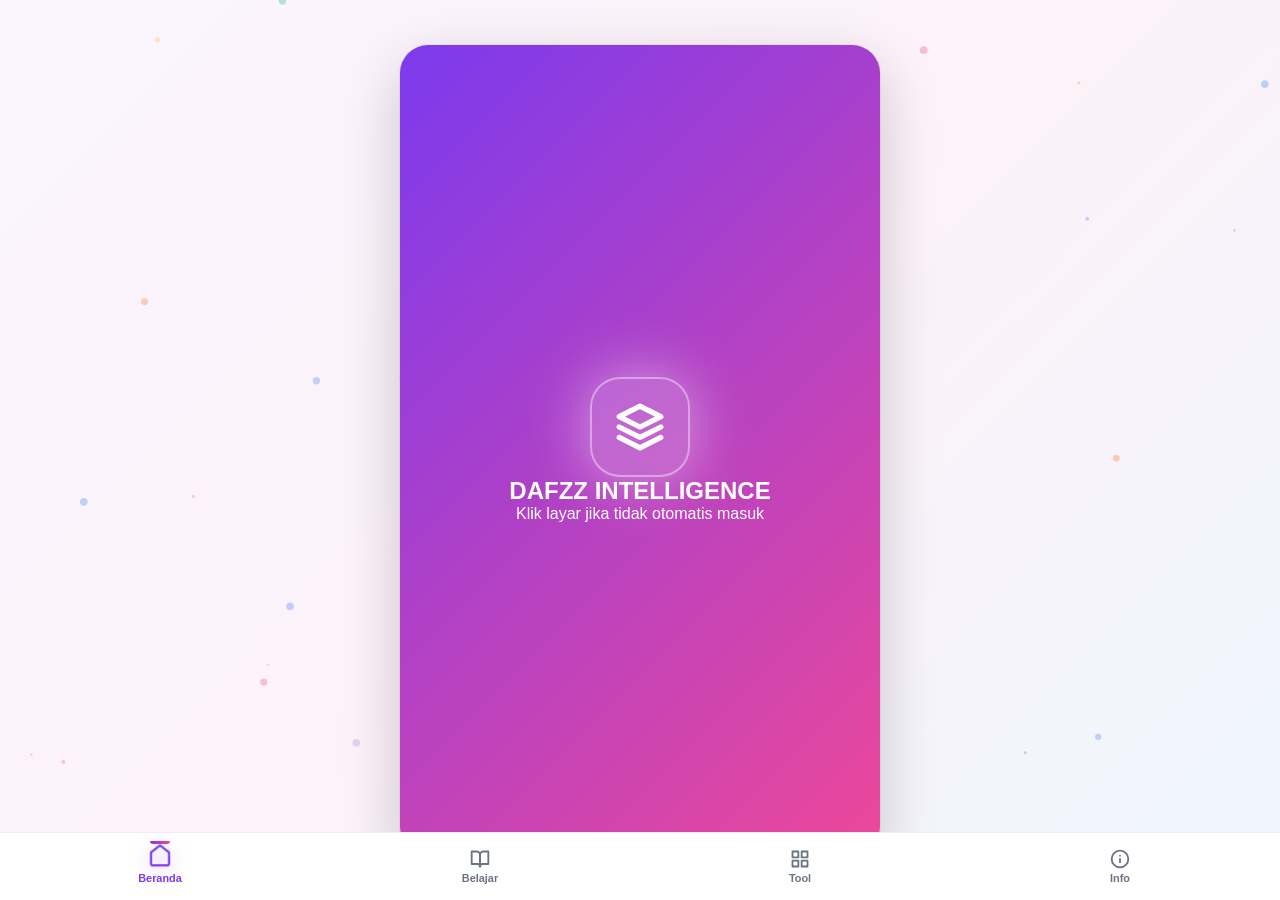
<file: index.html>
<!DOCTYPE html>
<html lang="id">
<head>
<meta charset="UTF-8">
<meta name="viewport" content="width=device-width, initial-scale=1.0, viewport-fit=cover">
<title>DAFZZ INTELLIGENCE</title>
<style>
    :root {
        --primary: #7c3aed;
        --primary-light: #a78bfa;
        --primary-soft: #ede9fe;
        --pink: #ec4899;
        --pink-soft: #fce7f3;
        --yellow: #fbbf24;
        --yellow-soft: #fef3c7;
        --green: #10b981;
        --green-soft: #d1fae5;
        --blue: #3b82f6;
        --blue-soft: #dbeafe;
        --orange: #f97316;
        --bg-main: #faf5ff;
        --bg-gradient: linear-gradient(135deg, #faf5ff 0%, #fdf2f8 50%, #eff6ff 100%);
        --card-bg: #ffffff;
        --text-main: #1f2937;
        --text-sub: #6b7280;
        --accent-red: #ef4444;
        --shadow: 0 10px 25px -5px rgba(124, 58, 237, 0.25);
        --shadow-sm: 0 4px 15px rgba(0, 0, 0, 0.06);
        --radius-lg: 24px;
        --radius-md: 16px;
        --radius-sm: 12px;
    }

    * {
        box-sizing: border-box;
        margin: 0;
        padding: 0;
        font-family: -apple-system, BlinkMacSystemFont, 'Segoe UI', Roboto, sans-serif;
        -webkit-tap-highlight-color: transparent;
    }

    button, .nav-item, .tab-btn, .tool-card, header, .bottom-nav, .modal-title, .icon-badge, .chip {
        user-select: none;
    }

    html, body {
        height: 100%;
        overflow: hidden;
    }

    body {
        background: var(--bg-gradient);
        background-attachment: fixed;
        color: var(--text-main);
        display: flex;
        justify-content: center;
        min-height: 100vh;
    }

    #fx-canvas {
        position: fixed;
        inset: 0;
        pointer-events: none;
        z-index: 0;
        opacity: 0.5;
    }

    .app-container {
        width: 100%;
        max-width: 480px;
        height: 100vh;
        height: 100dvh;
        background: var(--bg-gradient);
        position: relative;
        overflow: hidden;
        display: flex;
        flex-direction: column;
        z-index: 1;
    }

    @media (min-width: 600px) {
        body {
            align-items: center;
            padding: 20px;
        }
        .app-container {
            height: 90vh;
            max-height: 850px;
            border-radius: 28px;
            box-shadow: 0 20px 60px rgba(0,0,0,0.2), 0 0 0 1px rgba(0,0,0,0.05);
        }
    }

    #splash {
        position: absolute;
        inset: 0;
        background: linear-gradient(135deg, #7c3aed 0%, #ec4899 50%, #fbbf24 100%);
        background-size: 200% 200%;
        animation: gradientMove 4s ease infinite;
        z-index: 9999;
        display: flex;
        flex-direction: column;
        align-items: center;
        justify-content: center;
        color: white;
        cursor: pointer;
        transition: opacity 0.5s ease;
    }

    @keyframes gradientMove {
        0%, 100% { background-position: 0% 50%; }
        50% { background-position: 100% 50%; }
    }

    .splash-logo {
        width: 100px;
        height: 100px;
        background: rgba(255, 255, 255, 0.2);
        backdrop-filter: blur(10px);
        border: 2px solid rgba(255,255,255,0.4);
        border-radius: 30px;
        display: flex;
        align-items: center;
        justify-content: center;
        animation: pulse 1.5s infinite ease-in-out;
        box-shadow: 0 0 60px rgba(255,255,255,0.5);
    }

    @keyframes pulse {
        0%, 100% { transform: scale(1); }
        50% { transform: scale(1.12); }
    }

    .splash h2 { margin-top: 20px; font-weight: 800; font-size: 1.5rem; letter-spacing: 1px; }
    .splash p { font-size: 0.75rem; opacity: 0.9; margin-top: 8px; }

    header {
        padding: 16px 18px 10px;
        display: flex;
        justify-content: space-between;
        align-items: center;
        background: linear-gradient(90deg, rgba(255,255,255,0.6) 0%, rgba(237,233,254,0.8) 50%, rgba(252,231,243,0.6) 100%);
        backdrop-filter: blur(10px);
        border-bottom: 1px solid rgba(124,58,237,0.1);
        position: relative;
        z-index: 5;
        flex-shrink: 0;
    }

    .user-profile { display: flex; align-items: center; gap: 12px; }

    .avatar {
        width: 44px;
        height: 44px;
        border-radius: 14px;
        background: linear-gradient(135deg, #7c3aed, #ec4899, #fbbf24);
        background-size: 200% 200%;
        animation: gradientMove 3s ease infinite;
        display: flex;
        align-items: center;
        justify-content: center;
        color: white;
        font-weight: 800;
        font-size: 1.1rem;
        box-shadow: 0 4px 15px rgba(124, 58, 237, 0.4);
        position: relative;
    }

    .user-info h2 { font-size: 1rem; font-weight: 800; color: var(--text-main); }
    .user-info p { font-size: 0.72rem; color: var(--text-sub); font-weight: 600; margin-top: 2px; display: flex; align-items: center; gap: 6px; }

    .xp-badge {
        background: linear-gradient(135deg, #fbbf24, #f59e0b);
        color: white;
        padding: 3px 8px;
        border-radius: 8px;
        font-weight: 800;
        font-size: 0.65rem;
        display: inline-flex;
        align-items: center;
        gap: 3px;
        box-shadow: 0 2px 6px rgba(251,191,36,0.4);
    }

    .content-area {
        flex: 1;
        overflow-y: auto;
        overflow-x: hidden;
        padding: 14px 18px 30px;
        scroll-behavior: smooth;
        position: relative;
        z-index: 2;
    }

    .content-area::-webkit-scrollbar { width: 4px; }
    .content-area::-webkit-scrollbar-thumb {
        background: rgba(124, 58, 237, 0.3); border-radius: 2px;
    }

    .view { display: none; }
    .view.active {
        display: block;
        animation: fadeSlideIn 0.5s cubic-bezier(0.34, 1.56, 0.64, 1);
    }

    @keyframes fadeSlideIn {
        from { opacity: 0; transform: translateY(20px); }
        to { opacity: 1; transform: translateY(0); }
    }

    .card {
        background: var(--card-bg);
        border-radius: var(--radius-md);
        padding: 16px;
        margin-bottom: 14px;
        box-shadow: var(--shadow-sm);
        border: 1px solid rgba(124,58,237,0.06);
        transition: transform 0.25s, box-shadow 0.25s;
    }

    .card:hover {
        transform: translateY(-3px);
        box-shadow: var(--shadow);
    }

    .card-main {
        background: linear-gradient(135deg, #7c3aed 0%, #ec4899 100%);
        background-size: 200% 200%;
        animation: gradientMove 5s ease infinite;
        color: white;
        position: relative;
        overflow: hidden;
        border: none;
        padding: 20px;
        box-shadow: 0 10px 30px rgba(124,58,237,0.4);
    }

    .card-main::before {
        content: '';
        position: absolute;
        inset: -50%;
        background: radial-gradient(circle, rgba(255,255,255,0.25) 0%, transparent 70%);
        animation: shine 4s ease-in-out infinite;
        pointer-events: none;
    }

    @keyframes shine {
        0%, 100% { transform: scale(1) rotate(0deg); opacity: 0.3; }
        50% { transform: scale(1.2) rotate(180deg); opacity: 0.6; }
    }

    .grad-cap {
        position: absolute;
        top: 14px;
        right: 14px;
        animation: capFloat 3s ease-in-out infinite;
        filter: drop-shadow(0 4px 8px rgba(0,0,0,0.4));
        z-index: 2;
    }

    @keyframes capFloat {
        0%, 100% { transform: translateY(0) rotate(-10deg) scale(1); }
        50% { transform: translateY(-10px) rotate(10deg) scale(1.1); }
    }

    .card-main h2 {
        font-size: 1.5rem;
        margin-top: 6px;
        font-weight: 800;
        text-shadow: 0 2px 8px rgba(0,0,0,0.25);
        position: relative;
    }

    .card-main p {
        font-size: 0.75rem;
        opacity: 0.95;
        margin-top: 8px;
        display: flex;
        align-items: center;
        gap: 6px;
        position: relative;
    }

    .grid-2 { display: grid; grid-template-columns: 1fr 1fr; gap: 10px; }

    .stat-card {
        background: var(--card-bg);
        border-radius: var(--radius-md);
        padding: 14px 10px;
        text-align: center;
        box-shadow: var(--shadow-sm);
        border-top: 3px solid;
        transition: transform 0.25s;
        position: relative;
        overflow: hidden;
    }

    .stat-card:hover { transform: translateY(-4px) scale(1.02); }
    .stat-card.streak { border-top-color: #f97316; background: linear-gradient(135deg, #fff 0%, #fff7ed 100%); }
    .stat-card.exam { border-top-color: #3b82f6; background: linear-gradient(135deg, #fff 0%, #eff6ff 100%); }

    .stat-icon {
        display: inline-flex;
        align-items: center;
        justify-content: center;
        width: 32px;
        height: 32px;
        border-radius: 10px;
        margin-bottom: 6px;
        color: white;
    }

    .stat-icon.streak { background: linear-gradient(135deg, #f97316, #ea580c); animation: emojiBounce 2s ease-in-out infinite; }
    .stat-icon.exam { background: linear-gradient(135deg, #3b82f6, #2563eb); animation: emojiBounce 2s ease-in-out infinite 0.3s; }

    @keyframes emojiBounce {
        0%, 100% { transform: translateY(0) rotate(0); }
        25% { transform: translateY(-4px) rotate(-8deg); }
        75% { transform: translateY(-4px) rotate(8deg); }
    }

    .fun-strip {
        display: flex;
        gap: 8px;
        margin-bottom: 14px;
        overflow-x: auto;
        padding: 4px 0 8px;
    }
    .fun-strip::-webkit-scrollbar { height: 3px; }
    .fun-strip::-webkit-scrollbar-thumb { background: rgba(124,58,237,0.3); border-radius: 2px; }

    .fun-pill {
        padding: 10px 14px;
        border-radius: 20px;
        font-size: 0.75rem;
        font-weight: 700;
        white-space: nowrap;
        color: white;
        box-shadow: 0 4px 12px rgba(0,0,0,0.15);
        animation: floatY 4s ease-in-out infinite;
        flex-shrink: 0;
        display: flex;
        align-items: center;
        gap: 6px;
    }
    .fun-pill:nth-child(1) { background: linear-gradient(135deg, #ec4899, #db2777); animation-delay: 0s; }
    .fun-pill:nth-child(2) { background: linear-gradient(135deg, #3b82f6, #2563eb); animation-delay: 0.5s; }
    .fun-pill:nth-child(3) { background: linear-gradient(135deg, #fbbf24, #f59e0b); animation-delay: 1s; color: #78350f; }
    .fun-pill:nth-child(4) { background: linear-gradient(135deg, #10b981, #059669); animation-delay: 1.5s; }
    .fun-pill:nth-child(5) { background: linear-gradient(135deg, #8b5cf6, #7c3aed); animation-delay: 2s; }

    @keyframes floatY {
        0%, 100% { transform: translateY(0); }
        50% { transform: translateY(-3px); }
    }

    .mood-card {
        background: linear-gradient(135deg, #fef3c7 0%, #fce7f3 50%, #dbeafe 100%);
        border-radius: var(--radius-md);
        padding: 16px;
        margin-bottom: 14px;
        position: relative;
        overflow: hidden;
        border: 1px solid rgba(251,191,36,0.3);
    }

    .mood-title {
        font-size: 0.7rem;
        font-weight: 800;
        color: #78350f;
        text-transform: uppercase;
        letter-spacing: 0.5px;
        display: flex;
        align-items: center;
        gap: 6px;
    }

    .mood-text {
        font-size: 0.9rem;
        font-weight: 700;
        color: var(--text-main);
        margin-top: 8px;
        line-height: 1.4;
    }

    .schedule-item {
        display: flex;
        align-items: center;
        gap: 12px;
        padding: 12px 14px;
        border-radius: 14px;
        margin-bottom: 8px;
        background: white;
        box-shadow: var(--shadow-sm);
        transition: transform 0.2s;
        position: relative;
        overflow: hidden;
    }

    .schedule-item::before {
        content: '';
        position: absolute;
        left: 0; top: 0; bottom: 0;
        width: 5px;
    }

    .schedule-item:hover { transform: translateX(4px); }

    .schedule-item.senin::before { background: #ef4444; }
    .schedule-item.selasa::before { background: #f97316; }
    .schedule-item.rabu::before { background: #fbbf24; }
    .schedule-item.kamis::before { background: #10b981; }
    .schedule-item.jumat::before { background: #3b82f6; }
    .schedule-item.sabtu::before { background: #8b5cf6; }

    .schedule-day-badge {
        width: 44px; height: 44px; border-radius: 12px;
        display: flex; align-items: center; justify-content: center;
        font-weight: 800; font-size: 0.7rem; color: white; flex-shrink: 0;
        box-shadow: 0 4px 10px rgba(0,0,0,0.15);
    }

    .senin .schedule-day-badge { background: linear-gradient(135deg, #ef4444, #dc2626); }
    .selasa .schedule-day-badge { background: linear-gradient(135deg, #f97316, #ea580c); }
    .rabu .schedule-day-badge { background: linear-gradient(135deg, #fbbf24, #f59e0b); }
    .kamis .schedule-day-badge { background: linear-gradient(135deg, #10b981, #059669); }
    .jumat .schedule-day-badge { background: linear-gradient(135deg, #3b82f6, #2563eb); }
    .sabtu .schedule-day-badge { background: linear-gradient(135deg, #8b5cf6, #7c3aed); }

    .schedule-content { flex: 1; }
    .schedule-content h4 { font-size: 0.88rem; font-weight: 800; margin-bottom: 3px; }
    .schedule-content p { font-size: 0.72rem; color: var(--text-sub); line-height: 1.4; }

    .calendar-container {
        background: white;
        border-radius: var(--radius-md);
        padding: 14px;
        box-shadow: var(--shadow-sm);
        margin-bottom: 14px;
    }

    .calendar-header {
        display: flex;
        justify-content: space-between;
        align-items: center;
        margin-bottom: 12px;
    }

    .calendar-title {
        font-size: 0.95rem;
        font-weight: 800;
        color: var(--primary);
    }

    .calendar-nav { display: flex; gap: 6px; }
    .calendar-nav button {
        width: 30px; height: 30px; border-radius: 10px;
        border: none; background: var(--primary-soft);
        color: var(--primary); font-weight: 800; cursor: pointer;
        font-size: 0.9rem; transition: all 0.2s;
    }
    .calendar-nav button:hover { background: var(--primary); color: white; transform: scale(1.1); }

    .calendar-weekdays {
        display: grid;
        grid-template-columns: repeat(7, 1fr);
        gap: 3px; margin-bottom: 6px;
    }

    .calendar-weekdays div {
        text-align: center; font-size: 0.7rem; font-weight: 800;
        color: var(--text-sub); padding: 4px 0;
    }

    .calendar-weekdays div.sun { color: #ef4444; }
    .calendar-weekdays div.sat { color: #3b82f6; }

    .calendar-grid {
        display: grid;
        grid-template-columns: repeat(7, 1fr);
        gap: 3px;
    }

    .calendar-day {
        aspect-ratio: 1;
        display: flex; align-items: center; justify-content: center;
        font-size: 0.75rem; font-weight: 700;
        border-radius: 8px; cursor: default;
        position: relative; transition: transform 0.15s;
    }

    .calendar-day:hover { transform: scale(1.15); }
    .calendar-day.other { color: #d1d5db; }
    .calendar-day.today {
        background: linear-gradient(135deg, #7c3aed, #ec4899);
        color: white;
        box-shadow: 0 3px 10px rgba(124,58,237,0.5);
        animation: todayPulse 2s infinite;
    }
    @keyframes todayPulse {
        0%, 100% { box-shadow: 0 3px 10px rgba(124,58,237,0.5); }
        50% { box-shadow: 0 3px 20px rgba(124,58,237,0.8); }
    }
    .calendar-day.libur {
        background: linear-gradient(135deg, #fee2e2, #fecaca);
        color: #b91c1c;
        border: 1px solid #f87171;
    }
    .calendar-day.ulangan {
        background: linear-gradient(135deg, #fef3c7, #fde68a);
        color: #92400e;
        border: 1px solid #fbbf24;
    }

    .calendar-legend {
        display: flex; gap: 12px; margin-top: 10px;
        flex-wrap: wrap; font-size: 0.68rem; color: var(--text-sub);
        font-weight: 600;
    }
    .calendar-legend span { display: flex; align-items: center; gap: 4px; }
    .legend-dot { width: 10px; height: 10px; border-radius: 3px; display: inline-block; }
    .legend-dot.libur { background: linear-gradient(135deg, #fee2e2, #fecaca); border: 1px solid #f87171; }
    .legend-dot.ulangan { background: linear-gradient(135deg, #fef3c7, #fde68a); border: 1px solid #fbbf24; }
    .legend-dot.today { background: linear-gradient(135deg, #7c3aed, #ec4899); }

    .grid-tools {
        display: grid;
        grid-template-columns: repeat(2, 1fr);
        gap: 12px;
    }

    .tool-card {
        border-radius: var(--radius-md);
        padding: 14px;
        display: flex; flex-direction: column; gap: 8px;
        cursor: pointer;
        transition: transform 0.3s cubic-bezier(0.34, 1.56, 0.64, 1), box-shadow 0.25s;
        border: none; position: relative; overflow: hidden;
        color: white; animation: toolPop 0.5s cubic-bezier(0.34, 1.56, 0.64, 1) backwards;
        box-shadow: 0 4px 12px rgba(0,0,0,0.15);
    }

    .tool-card:nth-child(1) { animation-delay: 0.03s; }
    .tool-card:nth-child(2) { animation-delay: 0.06s; }
    .tool-card:nth-child(3) { animation-delay: 0.09s; }
    .tool-card:nth-child(4) { animation-delay: 0.12s; }
    .tool-card:nth-child(5) { animation-delay: 0.15s; }
    .tool-card:nth-child(6) { animation-delay: 0.18s; }
    .tool-card:nth-child(7) { animation-delay: 0.21s; }
    .tool-card:nth-child(8) { animation-delay: 0.24s; }
    .tool-card:nth-child(9) { animation-delay: 0.27s; }
    .tool-card:nth-child(10) { animation-delay: 0.30s; }
    .tool-card:nth-child(11) { animation-delay: 0.33s; }
    .tool-card:nth-child(12) { animation-delay: 0.36s; }
    .tool-card:nth-child(13) { animation-delay: 0.39s; }
    .tool-card:nth-child(14) { animation-delay: 0.42s; }
    .tool-card:nth-child(15) { animation-delay: 0.45s; }
    .tool-card:nth-child(16) { animation-delay: 0.48s; }
    .tool-card:nth-child(17) { animation-delay: 0.51s; }
    .tool-card:nth-child(18) { animation-delay: 0.54s; }

    @keyframes toolPop {
        from { opacity: 0; transform: scale(0.7) translateY(20px); }
        to { opacity: 1; transform: scale(1) translateY(0); }
    }

    .tool-card::before {
        content: '';
        position: absolute; top: -50%; left: -50%;
        width: 200%; height: 200%;
        background: radial-gradient(circle, rgba(255,255,255,0.35) 0%, transparent 60%);
        transform: translateX(-100%);
        transition: transform 0.7s;
        pointer-events: none;
    }

    .tool-card:hover::before { transform: translateX(100%); }

    .tool-card:hover {
        transform: translateY(-6px) scale(1.04);
        box-shadow: 0 15px 30px rgba(0,0,0,0.3);
    }

    .tool-card:active { transform: scale(0.96); }

    .tool-card svg { filter: drop-shadow(0 2px 4px rgba(0,0,0,0.2)); transition: transform 0.3s; }
    .tool-card:hover svg { transform: scale(1.15) rotate(-5deg); }
    .tool-card h4 { font-size: 0.82rem; font-weight: 800; }

    .tool-card[data-tool="kalkulator"] { background: linear-gradient(135deg, #667eea, #764ba2); }
    .tool-card[data-tool="pomodoro"]   { background: linear-gradient(135deg, #f093fb, #f5576c); }
    .tool-card[data-tool="flashcard"]  { background: linear-gradient(135deg, #4facfe, #00f2fe); }
    .tool-card[data-tool="konverter"]  { background: linear-gradient(135deg, #43e97b, #38f9d7); color: #064e3b; }
    .tool-card[data-tool="periodik"]   { background: linear-gradient(135deg, #fa709a, #fee140); color: #78350f; }
    .tool-card[data-tool="pdf"]        { background: linear-gradient(135deg, #30cfd0, #330867); }
    .tool-card[data-tool="katakata"]   { background: linear-gradient(135deg, #a8edea, #fed6e3); color: #2d3436; }
    .tool-card[data-tool="stopwatch"]  { background: linear-gradient(135deg, #ff9a9e, #fecfef); color: #2d3436; }
    .tool-card[data-tool="rumus"]      { background: linear-gradient(135deg, #ffecd2, #fcb69f); color: #2d3436; }
    .tool-card[data-tool="tabungan"]   { background: linear-gradient(135deg, #ff6a88, #ff99ac); }
    .tool-card[data-tool="papan"]      { background: linear-gradient(135deg, #21d4fd, #b721ff); }
    .tool-card[data-tool="rak"]        { background: linear-gradient(135deg, #08aeea, #2af598); color: #064e3b; }
    .tool-card[data-tool="piket"]      { background: linear-gradient(135deg, #ff9a44, #fc6076); }
    .tool-card[data-tool="mindmap"]    { background: linear-gradient(135deg, #b224ef, #7579ff); }
    .tool-card[data-tool="kamus"]      { background: linear-gradient(135deg, #00c9ff, #92fe9d); color: #064e3b; }
    .tool-card[data-tool="seragam"]    { background: linear-gradient(135deg, #fc5c7d, #6a82fb); }
    .tool-card[data-tool="hujan"]      { background: linear-gradient(135deg, #4568dc, #b06ab3); }
    .tool-card[data-tool="ujian"]      { background: linear-gradient(135deg, #f857a6, #ff5858); }

    .tab-nav {
        display: flex; padding: 0 0 12px; gap: 8px; overflow-x: auto;
    }
    .tab-nav::-webkit-scrollbar { height: 0; }

    .tab-btn {
        padding: 8px 14px;
        border-radius: 20px;
        background: white;
        border: 1px solid rgba(124,58,237,0.1);
        font-size: 0.78rem;
        font-weight: 800;
        color: var(--text-sub);
        cursor: pointer;
        white-space: nowrap;
        transition: all 0.2s;
        box-shadow: 0 2px 6px rgba(0,0,0,0.04);
        display: flex; align-items: center; gap: 5px;
    }

    .tab-btn.active {
        background: linear-gradient(135deg, #7c3aed, #ec4899);
        color: white;
        box-shadow: 0 4px 12px rgba(124,58,237,0.4);
        transform: scale(1.05);
    }

    .tab-btn svg { width: 14px; height: 14px; }

    .section-header {
        display: flex; align-items: center; gap: 8px; margin-bottom: 12px;
    }
    .section-header h3 {
        font-size: 1.05rem; font-weight: 800; color: var(--text-main);
    }
    .icon-badge {
        width: 32px; height: 32px; border-radius: 10px;
        display: flex; align-items: center; justify-content: center;
        color: white;
        box-shadow: 0 3px 8px rgba(0,0,0,0.15);
    }
    .icon-badge svg { width: 16px; height: 16px; }

    .empty-state {
        text-align: center;
        padding: 24px 20px;
        color: var(--text-sub);
        font-size: 0.85rem;
        background: white;
        border-radius: var(--radius-md);
        border: 2px dashed rgba(124,58,237,0.15);
    }
    .empty-state .icon-wrap {
        display: inline-flex;
        width: 48px; height: 48px;
        border-radius: 16px;
        background: linear-gradient(135deg, #ede9fe, #fce7f3);
        align-items: center; justify-content: center;
        color: var(--primary);
        margin-bottom: 10px;
        animation: emojiBounce 2s infinite;
    }

    input, textarea, select {
        width: 100%;
        padding: 10px 12px;
        margin: 8px 0;
        border: 1.5px solid #e5e7eb;
        border-radius: 12px;
        font-size: 0.9rem;
        font-family: inherit;
        color: var(--text-main);
        background: white;
        transition: border-color 0.2s, box-shadow 0.2s;
    }
    input:focus, textarea:focus, select:focus {
        outline: none;
        border-color: var(--primary-light);
        box-shadow: 0 0 0 3px rgba(167,139,250,0.15);
    }
    textarea { min-height: 90px; resize: vertical; }

    .btn-main {
        width: 100%;
        padding: 12px;
        background: linear-gradient(135deg, #7c3aed, #ec4899);
        background-size: 200% 200%;
        animation: gradientMove 3s ease infinite;
        color: white;
        border: none;
        border-radius: 12px;
        font-weight: 800;
        font-size: 0.9rem;
        cursor: pointer;
        transition: transform 0.15s;
        box-shadow: 0 4px 12px rgba(124,58,237,0.4);
        display: flex; align-items: center; justify-content: center; gap: 6px;
    }
    .btn-main:active { transform: scale(0.97); }

    .btn-secondary {
        width: 100%;
        padding: 10px;
        background: white;
        color: var(--text-main);
        border: 1.5px solid #e5e7eb;
        border-radius: 12px;
        font-weight: 700;
        margin-top: 8px;
        cursor: pointer;
        font-size: 0.85rem;
        display: flex; align-items: center; justify-content: center; gap: 6px;
    }
    .btn-danger {
        width: 100%;
        padding: 10px;
        background: #fef2f2;
        color: var(--accent-red);
        border: none;
        border-radius: 12px;
        font-weight: 700;
        margin-top: 8px;
        cursor: pointer;
        font-size: 0.85rem;
        display: flex; align-items: center; justify-content: center; gap: 6px;
    }

    /* Bottom Nav — FIXED with z-index 9999 */
    .bottom-nav {
        height: 68px;
        background: rgba(255,255,255,0.98);
        backdrop-filter: blur(20px);
        border-top: 1px solid rgba(124,58,237,0.1);
        display: flex;
        justify-content: space-around;
        align-items: center;
        padding-bottom: env(safe-area-inset-bottom, 0);
        position: relative;
        z-index: 9999;
        flex-shrink: 0;
        pointer-events: auto;
    }

    .nav-item {
        display: flex;
        flex-direction: column;
        align-items: center;
        gap: 3px;
        background: none; border: none;
        color: var(--text-sub);
        font-size: 0.68rem;
        font-weight: 800;
        cursor: pointer;
        width: 25%; padding: 8px 0;
        transition: all 0.2s;
        position: relative;
        pointer-events: auto;
        z-index: 10000;
    }

    .nav-item svg { transition: transform 0.3s cubic-bezier(0.34, 1.56, 0.64, 1); }

    .nav-item.active { color: var(--primary); }
    .nav-item.active svg {
        transform: scale(1.2) translateY(-3px);
        filter: drop-shadow(0 3px 8px rgba(124,58,237,0.5));
    }
    .nav-item.active::before {
        content: '';
        position: absolute;
        top: 0;
        width: 20px;
        height: 3px;
        border-radius: 0 0 3px 3px;
        background: linear-gradient(90deg, #7c3aed, #ec4899);
        animation: navIndicator 0.3s ease forwards;
    }
    @keyframes navIndicator {
        from { width: 0; opacity: 0; }
        to { width: 20px; opacity: 1; }
    }

    .modal {
        position: absolute; inset: 0;
        background: rgba(17, 12, 46, 0.55);
        backdrop-filter: blur(6px);
        z-index: 2000;
        display: none;
        align-items: center;
        justify-content: center;
        padding: 16px;
    }
    .modal.show { display: flex; }

    .modal-content {
        background: white;
        border-radius: var(--radius-lg);
        width: 100%; max-width: 400px;
        padding: 20px;
        max-height: 85vh;
        overflow-y: auto;
        animation: slideUpModal 0.4s cubic-bezier(0.34, 1.56, 0.64, 1);
        box-shadow: 0 20px 60px rgba(0,0,0,0.4);
    }
    @keyframes slideUpModal {
        from { opacity: 0; transform: translateY(40px) scale(0.9); }
        to { opacity: 1; transform: translateY(0) scale(1); }
    }

    .modal-tool-title { font-size: 1.1rem; font-weight: 800; margin-bottom: 4px; }
    .modal-tool-sub { font-size: 0.75rem; color: var(--text-sub); margin-bottom: 14px; }

    .toast {
        position: absolute;
        bottom: 90px; left: 50%;
        transform: translateX(-50%) translateY(10px);
        background: linear-gradient(135deg, #1f2937, #7c3aed);
        color: white;
        padding: 10px 18px;
        border-radius: 20px;
        font-size: 0.8rem;
        font-weight: 700;
        z-index: 3000;
        opacity: 0;
        transition: all 0.3s;
        pointer-events: none;
        white-space: nowrap;
        box-shadow: 0 8px 20px rgba(0,0,0,0.3);
    }
    .toast.show { opacity: 1; transform: translateX(-50%) translateY(0); }

    .result-box {
        background: linear-gradient(135deg, #ede9fe, #fce7f3);
        padding: 14px;
        border-radius: 12px;
        margin: 10px 0;
        font-weight: 800;
        color: var(--primary);
        text-align: center;
        font-size: 1rem;
        border: 1px solid rgba(124,58,237,0.1);
    }

    .list-item {
        display: flex; justify-content: space-between; align-items: center;
        padding: 10px 12px;
        background: linear-gradient(135deg, #faf5ff, #fdf2f8);
        border-radius: 10px;
        margin-bottom: 8px;
        font-size: 0.85rem;
        gap: 8px;
        border: 1px solid rgba(124,58,237,0.08);
    }
    .list-item .del-btn {
        background: none; border: none; color: var(--accent-red);
        font-size: 0.7rem; font-weight: 800; padding: 4px 8px;
        border-radius: 6px; cursor: pointer;
    }
    .list-item .del-btn:hover { background: #fff0ee; }

    .calc-display {
        background: linear-gradient(135deg, #1f2937, #111827);
        color: #fbbf24;
        padding: 16px;
        border-radius: 12px;
        text-align: right;
        font-size: 1.6rem;
        font-weight: 800;
        margin-bottom: 10px;
        min-height: 60px;
        display: flex;
        align-items: center; justify-content: flex-end;
        word-break: break-all;
        box-shadow: inset 0 2px 8px rgba(0,0,0,0.3);
    }
    .calc-grid { display: grid; grid-template-columns: repeat(4, 1fr); gap: 6px; }
    .calc-btn {
        padding: 14px 4px;
        background: linear-gradient(135deg, #faf5ff, #f3e8ff);
        border: none; border-radius: 10px;
        font-size: 1rem; font-weight: 800;
        color: var(--text-main); transition: transform 0.1s;
        cursor: pointer;
    }
    .calc-btn:active { transform: scale(0.94); }
    .calc-btn.op { background: linear-gradient(135deg, #ede9fe, #ddd6fe); color: var(--primary); }
    .calc-btn.eq { background: linear-gradient(135deg, #7c3aed, #ec4899); color: white; }
    .calc-btn.clear { background: linear-gradient(135deg, #fee2e2, #fecaca); color: var(--accent-red); }

    .timer-display {
        text-align: center; font-size: 2.8rem; font-weight: 900;
        color: var(--text-main); padding: 16px 0;
        font-variant-numeric: tabular-nums;
        text-shadow: 0 2px 8px rgba(124,58,237,0.15);
    }
    .timer-display.running {
        background: linear-gradient(135deg, #7c3aed, #ec4899);
        background-clip: text; -webkit-background-clip: text;
        -webkit-text-fill-color: transparent;
        animation: gradientMove 3s ease infinite;
        background-size: 200% 200%;
    }
    .timer-presets { display: flex; gap: 6px; margin-bottom: 12px; }
    .timer-presets button {
        flex: 1; padding: 8px;
        background: white; border: 1.5px solid #e5e7eb;
        border-radius: 10px; font-size: 0.8rem; font-weight: 700;
        color: var(--text-sub); cursor: pointer;
    }
    .timer-presets button.active {
        background: linear-gradient(135deg, #7c3aed, #ec4899);
        color: white; border-color: transparent;
    }

    .flashcard {
        background: linear-gradient(135deg, #7c3aed, #ec4899, #fbbf24);
        background-size: 200% 200%;
        animation: gradientMove 5s ease infinite;
        color: white;
        padding: 30px 20px;
        border-radius: var(--radius-md);
        text-align: center;
        min-height: 140px;
        display: flex; align-items: center; justify-content: center;
        font-size: 1.05rem; font-weight: 700;
        margin-bottom: 12px;
        cursor: pointer;
        line-height: 1.4;
        word-break: break-word;
        box-shadow: 0 8px 20px rgba(124,58,237,0.4);
    }

    .quiz-option {
        display: block; width: 100%; text-align: left;
        padding: 12px; margin: 6px 0;
        background: white;
        border: 2px solid #e5e7eb;
        border-radius: 10px;
        font-size: 0.85rem; color: var(--text-main);
        cursor: pointer; transition: all 0.15s;
        font-family: inherit;
    }
    .quiz-option.selected { border-color: var(--primary); background: var(--primary-soft); }
    .quiz-option.correct { border-color: #10b981; background: #d1fae5; }
    .quiz-option.wrong { border-color: var(--accent-red); background: #fee2e2; }

    .check-item {
        display: flex; align-items: center; gap: 10px;
        padding: 10px 12px;
        background: linear-gradient(135deg, #faf5ff, #fdf2f8);
        border-radius: 10px; margin-bottom: 6px; font-size: 0.85rem;
        border: 1px solid rgba(124,58,237,0.08);
        cursor: pointer;
    }
    .check-item input { width: auto; margin: 0; accent-color: var(--primary); transform: scale(1.3); }
    .check-item.done label { text-decoration: line-through; color: var(--text-sub); }

    .element-grid { display: grid; grid-template-columns: repeat(4, 1fr); gap: 4px; }
    .element-cell {
        background: linear-gradient(135deg, #faf5ff, #fdf2f8);
        padding: 6px 2px; border-radius: 8px;
        text-align: center; cursor: pointer; transition: all 0.15s;
        border: 1px solid rgba(124,58,237,0.06);
    }
    .element-cell:hover {
        background: linear-gradient(135deg, #ede9fe, #fce7f3);
        transform: scale(1.08);
    }
    .element-cell .num { color: var(--text-sub); font-size: 0.55rem; }
    .element-cell .sym { font-weight: 900; color: var(--primary); font-size: 0.95rem; display: block; }
    .element-cell .name { color: var(--text-sub); font-size: 0.6rem; }

    .volume-row { display: flex; align-items: center; gap: 10px; margin: 10px 0; }
    .volume-row input[type="range"] { flex: 1; margin: 0; }

    .day-tab { display: flex; gap: 4px; margin-bottom: 10px; overflow-x: auto; }
    .day-tab::-webkit-scrollbar { height: 0; }
    .day-tab button {
        padding: 7px 12px;
        background: white;
        border: 1.5px solid #e5e7eb;
        border-radius: 10px;
        font-size: 0.75rem; font-weight: 700;
        color: var(--text-sub); white-space: nowrap; cursor: pointer;
    }
    .day-tab button.active {
        background: linear-gradient(135deg, #7c3aed, #ec4899);
        color: white; border-color: transparent;
        box-shadow: 0 4px 10px rgba(124,58,237,0.3);
    }

    .file-preview {
        width: 100%; max-height: 260px; object-fit: contain;
        border-radius: 10px; margin: 8px 0; background: var(--bg-main);
    }

    /* Bot FAB — turunkan z-index supaya tidak blokir nav */
    .bot-fab {
        position: absolute;
        right: 16px;
        bottom: 90px;
        width: 58px; height: 58px;
        border-radius: 50%;
        background: linear-gradient(135deg, #7c3aed, #ec4899);
        background-size: 200% 200%;
        animation: gradientMove 3s ease infinite, fabBounce 3s ease-in-out infinite;
        color: white;
        border: none;
        cursor: pointer;
        box-shadow: 0 8px 20px rgba(124,58,237,0.5), 0 0 0 0 rgba(124,58,237,0.4);
        display: flex; align-items: center; justify-content: center;
        z-index: 50;
        transition: transform 0.2s;
    }
    .bot-fab:hover { transform: scale(1.15); }
    .bot-fab:active { transform: scale(0.92); }

    @keyframes fabBounce {
        0%, 100% { transform: translateY(0); }
        50% { transform: translateY(-8px); }
    }

    .bot-fab::before {
        content: '';
        position: absolute;
        inset: -4px;
        border-radius: 50%;
        background: linear-gradient(135deg, #ec4899, #fbbf24);
        z-index: -1;
        opacity: 0.5;
        animation: fabRing 2s ease-in-out infinite;
    }
    @keyframes fabRing {
        0%, 100% { transform: scale(1); opacity: 0.5; }
        50% { transform: scale(1.3); opacity: 0; }
    }

    .brand-card {
        background: linear-gradient(135deg, #1f2937 0%, #7c3aed 100%);
        color: white;
        padding: 24px 20px;
        border-radius: var(--radius-md);
        margin-bottom: 14px;
        text-align: center;
        position: relative;
        overflow: hidden;
    }
    .brand-card::before {
        content: '';
        position: absolute; inset: -50%;
        background: radial-gradient(circle, rgba(236,72,153,0.3) 0%, transparent 70%);
        animation: shine 4s ease-in-out infinite;
        pointer-events: none;
    }
    .brand-card h3 {
        font-size: 1.1rem; font-weight: 800; margin-bottom: 12px;
        color: white; position: relative;
    }
    .brand-credit {
        font-size: 0.95rem; font-weight: 600; letter-spacing: 1px;
        position: relative; line-height: 1.6;
    }
    .brand-credit .name {
        background: linear-gradient(135deg, #fbbf24, #ec4899, #a78bfa);
        background-size: 200% 200%;
        animation: gradientMove 3s ease infinite;
        -webkit-background-clip: text; -webkit-text-fill-color: transparent;
        background-clip: text;
        font-weight: 800;
        font-size: 1.1rem;
        display: inline-block;
        margin-top: 4px;
    }
    .brand-credit .version {
        font-size: 0.7rem; opacity: 0.8; margin-top: 10px;
        font-weight: 500; letter-spacing: 0;
    }

    .project-link {
        display: flex; align-items: center; gap: 10px;
        padding: 12px 14px;
        background: white;
        border-radius: 12px;
        margin-bottom: 8px;
        text-decoration: none;
        color: var(--text-main);
        font-weight: 700;
        font-size: 0.85rem;
        box-shadow: var(--shadow-sm);
        border-left: 4px solid;
        transition: transform 0.2s, box-shadow 0.2s;
    }
    .project-link:hover {
        transform: translateX(6px);
        box-shadow: var(--shadow);
    }
    .project-link:nth-child(1) { border-left-color: #7c3aed; }
    .project-link:nth-child(2) { border-left-color: #ec4899; }
    .project-link:nth-child(3) { border-left-color: #fbbf24; }
    .project-link:nth-child(4) { border-left-color: #10b981; }

    .project-link .num {
        width: 26px; height: 26px; border-radius: 8px;
        background: linear-gradient(135deg, #ede9fe, #fce7f3);
        color: var(--primary); font-weight: 800;
        display: flex; align-items: center; justify-content: center;
        font-size: 0.75rem; flex-shrink: 0;
    }

    .project-link .arrow {
        margin-left: auto;
        color: var(--primary);
        opacity: 0.6;
        transition: transform 0.2s;
    }
    .project-link:hover .arrow { transform: translateX(3px); opacity: 1; }

    .coming-soon {
        text-align: center;
        padding: 20px;
        background: linear-gradient(135deg, #fef3c7, #fce7f3);
        border-radius: 12px;
        font-weight: 800;
        color: #78350f;
        font-size: 0.9rem;
        letter-spacing: 2px;
        animation: pulse 2s infinite;
        margin-top: 8px;
    }

    .mood-icon, .tips-icon {
        display: inline-flex; align-items: center; justify-content: center;
        width: 28px; height: 28px; border-radius: 8px;
        background: linear-gradient(135deg, #fbbf24, #f59e0b);
        color: white;
        margin-right: 6px;
        flex-shrink: 0;
    }
</style>
</head>
<body>

<canvas id="fx-canvas"></canvas>

<div class="app-container">
    <div id="splash" onclick="dismissSplash()">
        <div class="splash-logo">
            <svg width="50" height="50" viewBox="0 0 24 24" fill="none" stroke="white" stroke-width="2.5" stroke-linecap="round" stroke-linejoin="round"><path d="M12 2L2 7l10 5 10-5-10-5zM2 17l10 5 10-5M2 12l10 5 10-5"/></svg>
        </div>
        <h2>DAFZZ INTELLIGENCE</h2>
        <p>Klik layar jika tidak otomatis masuk</p>
    </div>

    <header>
        <div class="user-profile">
            <div class="avatar">D</div>
            <div class="user-info">
                <h2 id="user-name">Siswa DAFZZ</h2>
                <p>
                    <span class="xp-badge">
                        <svg width="10" height="10" viewBox="0 0 24 24" fill="none" stroke="currentColor" stroke-width="3" stroke-linecap="round" stroke-linejoin="round"><polygon points="13 2 3 14 12 14 11 22 21 10 12 10 13 2"/></svg>
                        Lv <span id="lvl-val">1</span>
                    </span>
                    <span id="xp-val">0</span> XP
                </p>
            </div>
        </div>
    </header>

    <div class="content-area">
        <!-- BERANDA -->
        <div id="view-beranda" class="view active">
            <div class="fun-strip">
                <span class="fun-pill">
                    <svg width="14" height="14" viewBox="0 0 24 24" fill="none" stroke="currentColor" stroke-width="2.5" stroke-linecap="round" stroke-linejoin="round"><path d="M12 2l3 7h7l-5.5 4.5 2 7L12 16l-6.5 4.5 2-7L2 9h7z"/></svg>
                    Semangat
                </span>
                <span class="fun-pill">
                    <svg width="14" height="14" viewBox="0 0 24 24" fill="none" stroke="currentColor" stroke-width="2.5" stroke-linecap="round" stroke-linejoin="round"><circle cx="12" cy="12" r="10"/><line x1="12" y1="8" x2="12" y2="12"/><line x1="12" y1="16" x2="12.01" y2="16"/></svg>
                    Fokus
                </span>
                <span class="fun-pill">
                    <svg width="14" height="14" viewBox="0 0 24 24" fill="none" stroke="currentColor" stroke-width="2.5" stroke-linecap="round" stroke-linejoin="round"><circle cx="12" cy="12" r="5"/><line x1="12" y1="1" x2="12" y2="3"/><line x1="12" y1="21" x2="12" y2="23"/><line x1="4.22" y1="4.22" x2="5.64" y2="5.64"/><line x1="18.36" y1="18.36" x2="19.78" y2="19.78"/><line x1="1" y1="12" x2="3" y2="12"/><line x1="21" y1="12" x2="23" y2="12"/><line x1="4.22" y1="19.78" x2="5.64" y2="18.36"/><line x1="18.36" y1="5.64" x2="19.78" y2="4.22"/></svg>
                    Cerah
                </span>
                <span class="fun-pill">
                    <svg width="14" height="14" viewBox="0 0 24 24" fill="none" stroke="currentColor" stroke-width="2.5" stroke-linecap="round" stroke-linejoin="round"><path d="M22 11.08V12a10 10 0 1 1-5.93-9.14"/><polyline points="22 4 12 14.01 9 11.01"/></svg>
                    Semoga Beruntung
                </span>
                <span class="fun-pill">
                    <svg width="14" height="14" viewBox="0 0 24 24" fill="none" stroke="currentColor" stroke-width="2.5" stroke-linecap="round" stroke-linejoin="round"><polygon points="12 2 15.09 8.26 22 9.27 17 14.14 18.18 21.02 12 17.77 5.82 21.02 7 14.14 2 9.27 8.91 8.26 12 2"/></svg>
                    Tetap Fokus
                </span>
            </div>

            <div class="card card-main">
                <div class="grad-cap">
                    <svg width="42" height="42" viewBox="0 0 24 24" fill="none" stroke="white" stroke-width="1.8" stroke-linecap="round" stroke-linejoin="round">
                        <path d="M22 10v6M2 10l10-5 10 5-10 5z"/>
                        <path d="M6 12v5c3 3 9 3 12 0v-5"/>
                    </svg>
                </div>
                <span style="font-size: 0.68rem; text-transform: uppercase; letter-spacing: 1px; opacity: 0.9; position: relative;">Pelajaran Utama Hari Ini</span>
                <h2>Matematika</h2>
                <p>
                    <svg width="12" height="12" viewBox="0 0 24 24" fill="none" stroke="currentColor" stroke-width="2.5" stroke-linecap="round" stroke-linejoin="round"><circle cx="12" cy="12" r="10"/><polyline points="12 6 12 12 16 14"/></svg>
                    07.00 - 08.30
                    <svg width="12" height="12" viewBox="0 0 24 24" fill="none" stroke="currentColor" stroke-width="2.5" stroke-linecap="round" stroke-linejoin="round" style="margin-left:8px;"><path d="M3 9l9-7 9 7v11a2 2 0 0 1-2 2H5a2 2 0 0 1-2-2z"/></svg>
                    Ruang B1
                </p>
            </div>

            <div class="mood-card">
                <div class="mood-title">
                    <svg width="14" height="14" viewBox="0 0 24 24" fill="none" stroke="currentColor" stroke-width="2.5" stroke-linecap="round" stroke-linejoin="round"><path d="M9.663 17h4.673M12 3v1m6.364 1.636l-.707.707M21 12h-1M4 12H3m3.343-5.657l-.707-.707m2.828 9.9a5 5 0 117.072 0l-.548.547A3.374 3.374 0 0014 18.469V19a2 2 0 11-4 0v-.531c0-.895-.356-1.754-.988-2.386l-.548-.547z"/></svg>
                    Mood Hari Ini
                </div>
                <div class="mood-text" id="mood-text">Kamu luar biasa! Terus semangat belajar ya</div>
            </div>

            <div class="grid-2" style="margin-bottom: 14px;">
                <div class="stat-card streak">
                    <div class="stat-icon streak">
                        <svg width="16" height="16" viewBox="0 0 24 24" fill="none" stroke="currentColor" stroke-width="2.5" stroke-linecap="round" stroke-linejoin="round"><path d="M8.5 14.5A2.5 2.5 0 0011 12c0-1.38-.5-2-1-3-1.072-2.143-.224-4.054 2-6 .5 2.5 2 4.9 4 6.5 2 1.6 3 3.5 3 5.5a7 7 0 11-14 0c0-1.153.433-2.294 1-3a2.5 2.5 0 002.5 2.5z"/></svg>
                    </div>
                    <span style="font-size: 0.65rem; color: var(--text-sub); font-weight: 800; letter-spacing: 0.5px;">STREAK</span>
                    <h3 style="color: #f97316; font-size: 1.15rem; margin-top: 4px;"><span id="streak-val">1</span> Hari</h3>
                </div>
                <div class="stat-card exam">
                    <div class="stat-icon exam">
                        <svg width="16" height="16" viewBox="0 0 24 24" fill="none" stroke="currentColor" stroke-width="2.5" stroke-linecap="round" stroke-linejoin="round"><path d="M14 2H6a2 2 0 0 0-2 2v16a2 2 0 0 0 2 2h12a2 2 0 0 0 2-2V8z"/><polyline points="14 2 14 8 20 8"/><line x1="16" y1="13" x2="8" y2="13"/><line x1="16" y1="17" x2="8" y2="17"/><polyline points="10 9 9 9 8 9"/></svg>
                    </div>
                    <span style="font-size: 0.65rem; color: var(--text-sub); font-weight: 800; letter-spacing: 0.5px;">UJIAN</span>
                    <h3 style="color: #3b82f6; font-size: 1.15rem; margin-top: 4px;">4 Soal</h3>
                </div>
            </div>

            <div class="card card-yellow" style="background: linear-gradient(135deg, #fff9e6 0%, #ffeaa7 100%); border: none;">
                <div style="display: flex; align-items: center; gap: 10px;">
                    <div style="width: 40px; height: 40px; border-radius: 12px; background: linear-gradient(135deg, #f97316, #ea580c); display: flex; align-items: center; justify-content: center; color: white; flex-shrink: 0; animation: emojiBounce 2s infinite;">
                        <svg width="20" height="20" viewBox="0 0 24 24" fill="none" stroke="currentColor" stroke-width="2.5" stroke-linecap="round" stroke-linejoin="round"><circle cx="12" cy="12" r="10"/><polyline points="12 6 12 12 16 14"/></svg>
                    </div>
                    <div style="flex: 1;">
                        <span style="font-size: 0.65rem; color: #d63031; font-weight: 800; text-transform: uppercase; letter-spacing: 0.5px;">Ulangan Harian</span>
                        <h4 style="margin-top: 3px; font-size: 0.95rem; font-weight: 800;">IPA - Biologi Sel</h4>
                        <p style="font-size: 0.72rem; color: var(--text-sub); margin-top: 2px;">3 Hari Lagi (11 Nov)</p>
                    </div>
                </div>
            </div>

            <div class="card">
                <div class="section-header" style="margin-bottom: 10px;">
                    <div class="icon-badge" style="background: linear-gradient(135deg, #3b82f6, #2563eb);">
                        <svg width="16" height="16" viewBox="0 0 24 24" fill="none" stroke="currentColor" stroke-width="2.5" stroke-linecap="round" stroke-linejoin="round"><path d="M9.663 17h4.673M12 3v1m6.364 1.636l-.707.707M21 12h-1M4 12H3m3.343-5.657l-.707-.707m2.828 9.9a5 5 0 117.072 0l-.548.547A3.374 3.374 0 0014 18.469V19a2 2 0 11-4 0v-.531c0-.895-.356-1.754-.988-2.386l-.548-.547z"/></svg>
                    </div>
                    <h3 style="font-size: 0.95rem;">Tips Belajar</h3>
                </div>
                <p style="font-size: 0.82rem; color: var(--text-sub); line-height: 1.5;">
                    Gunakan teknik <strong style="color: var(--primary);">Pomodoro</strong> — belajar 25 menit, istirahat 5 menit. Otak lebih fokus!
                </p>
            </div>
        </div>

        <!-- BELAJAR -->
        <div id="view-belajar" class="view">
            <div class="tab-nav">
                <button class="tab-btn active" onclick="switchSubTab(event, 'materi')">
                    <svg viewBox="0 0 24 24" fill="none" stroke="currentColor" stroke-width="2.5" stroke-linecap="round" stroke-linejoin="round"><path d="M2 3h6a4 4 0 0 1 4 4v14a3 3 0 0 0-3-3H2z"/><path d="M22 3h-6a4 4 0 0 0-4 4v14a3 3 0 0 1 3-3h7z"/></svg>
                    Materi
                </button>
                <button class="tab-btn" onclick="switchSubTab(event, 'jadwal')">
                    <svg viewBox="0 0 24 24" fill="none" stroke="currentColor" stroke-width="2.5" stroke-linecap="round" stroke-linejoin="round"><rect x="3" y="4" width="18" height="18" rx="2" ry="2"/><line x1="16" y1="2" x2="16" y2="6"/><line x1="8" y1="2" x2="8" y2="6"/><line x1="3" y1="10" x2="21" y2="10"/></svg>
                    Jadwal
                </button>
                <button class="tab-btn" onclick="switchSubTab(event, 'kalender')">
                    <svg viewBox="0 0 24 24" fill="none" stroke="currentColor" stroke-width="2.5" stroke-linecap="round" stroke-linejoin="round"><rect x="3" y="4" width="18" height="18" rx="2" ry="2"/><line x1="16" y1="2" x2="16" y2="6"/><line x1="8" y1="2" x2="8" y2="6"/><line x1="3" y1="10" x2="21" y2="10"/><circle cx="12" cy="15" r="1" fill="currentColor"/></svg>
                    Kalender
                </button>
                <button class="tab-btn" onclick="switchSubTab(event, 'catatan')">
                    <svg viewBox="0 0 24 24" fill="none" stroke="currentColor" stroke-width="2.5" stroke-linecap="round" stroke-linejoin="round"><path d="M14 2H6a2 2 0 0 0-2 2v16a2 2 0 0 0 2 2h12a2 2 0 0 0 2-2V8z"/><polyline points="14 2 14 8 20 8"/><line x1="16" y1="13" x2="8" y2="13"/><line x1="16" y1="17" x2="8" y2="17"/></svg>
                    Catatan
                </button>
            </div>

            <div id="sub-materi" class="sub-tab-content">
                <div class="card" style="background: linear-gradient(135deg, #ede9fe, #fce7f3); border: none;">
                    <div style="display: flex; align-items: center; gap: 12px; margin-bottom: 12px;">
                        <div style="width: 44px; height: 44px; border-radius: 12px; background: linear-gradient(135deg, #7c3aed, #ec4899); display: flex; align-items: center; justify-content: center; color: white; flex-shrink: 0; box-shadow: 0 4px 10px rgba(124,58,237,0.3);">
                            <svg width="22" height="22" viewBox="0 0 24 24" fill="none" stroke="currentColor" stroke-width="2.5" stroke-linecap="round" stroke-linejoin="round"><path d="M2 3h6a4 4 0 0 1 4 4v14a3 3 0 0 0-3-3H2z"/><path d="M22 3h-6a4 4 0 0 0-4 4v14a3 3 0 0 1 3-3h7z"/></svg>
                        </div>
                        <div style="flex: 1;">
                            <h4 style="font-size: 0.95rem; font-weight: 800;">Bab 1: Persamaan Kuadrat</h4>
                            <p style="font-size: 0.7rem; color: var(--text-sub); font-weight: 600; margin-top: 2px;">Matematika • 15 soal latihan</p>
                        </div>
                    </div>
                    <p style="font-size: 0.8rem; color: var(--text-sub); margin-bottom: 12px; line-height: 1.5;">Pelajari rumus ABC, diskriminan, dan grafik fungsi kuadrat.</p>
                    <button class="btn-main" onclick="addXP(20)">
                        <svg width="16" height="16" viewBox="0 0 24 24" fill="none" stroke="currentColor" stroke-width="3" stroke-linecap="round" stroke-linejoin="round"><polyline points="20 6 9 17 4 12"/></svg>
                        Selesaikan Bab (+20 XP)
                    </button>
                </div>
                <div class="card">
                    <div style="display: flex; align-items: center; gap: 12px;">
                        <div style="width: 40px; height: 40px; border-radius: 12px; background: linear-gradient(135deg, #10b981, #059669); display: flex; align-items: center; justify-content: center; color: white; flex-shrink: 0;">
                            <svg width="20" height="20" viewBox="0 0 24 24" fill="none" stroke="currentColor" stroke-width="2.5" stroke-linecap="round" stroke-linejoin="round"><path d="M9 3v2a3 3 0 0 0 6 0V3"/><path d="M6 3h12v6a6 6 0 0 1-12 0z"/></svg>
                        </div>
                        <div style="flex: 1;">
                            <h4 style="font-size: 0.9rem; font-weight: 800;">Bab 2: Sistem Periodik</h4>
                            <p style="font-size: 0.72rem; color: var(--text-sub); margin-top: 2px;">Kimia • Belum dimulai</p>
                        </div>
                    </div>
                </div>
                <div class="card">
                    <div style="display: flex; align-items: center; gap: 12px;">
                        <div style="width: 40px; height: 40px; border-radius: 12px; background: linear-gradient(135deg, #f97316, #ea580c); display: flex; align-items: center; justify-content: center; color: white; flex-shrink: 0;">
                            <svg width="20" height="20" viewBox="0 0 24 24" fill="none" stroke="currentColor" stroke-width="2.5" stroke-linecap="round" stroke-linejoin="round"><path d="M12 2v6M4.22 10A8 8 0 0 1 19.78 10"/><path d="M12 22v-6"/><path d="M8 18h8"/></svg>
                        </div>
                        <div style="flex: 1;">
                            <h4 style="font-size: 0.9rem; font-weight: 800;">Bab 3: Fotosintesis</h4>
                            <p style="font-size: 0.72rem; color: var(--text-sub); margin-top: 2px;">Biologi • Belum dimulai</p>
                        </div>
                    </div>
                </div>
            </div>

            <div id="sub-jadwal" class="sub-tab-content" style="display: none;">
                <div class="schedule-item senin">
                    <div class="schedule-day-badge">SEN</div>
                    <div class="schedule-content">
                        <h4>Senin</h4>
                        <p>07.00 - IPA • 08.30 - MTK • 10.00 - PKN</p>
                    </div>
                </div>
                <div class="schedule-item selasa">
                    <div class="schedule-day-badge">SEL</div>
                    <div class="schedule-content">
                        <h4>Selasa</h4>
                        <p>07.00 - TIK • 08.30 - SBK • 10.00 - B.Indo</p>
                    </div>
                </div>
                <div class="schedule-item rabu">
                    <div class="schedule-day-badge">RAB</div>
                    <div class="schedule-content">
                        <h4>Rabu</h4>
                        <p>07.00 - MTK • 08.30 - IPA • 10.00 - B.Inggris</p>
                    </div>
                </div>
                <div class="schedule-item kamis">
                    <div class="schedule-day-badge">KAM</div>
                    <div class="schedule-content">
                        <h4>Kamis</h4>
                        <p>07.00 - IPS • 08.30 - MTK • 10.00 - Seni</p>
                    </div>
                </div>
                <div class="schedule-item jumat">
                    <div class="schedule-day-badge">JUM</div>
                    <div class="schedule-content">
                        <h4>Jumat</h4>
                        <p>07.00 - Agama • 08.30 - PJOK • 10.00 - B.Indo</p>
                    </div>
                </div>
                <div class="schedule-item sabtu">
                    <div class="schedule-day-badge">SAB</div>
                    <div class="schedule-content">
                        <h4>Sabtu</h4>
                        <p>07.00 - Ekstrakurikuler • 09.00 - Pramuka</p>
                    </div>
                </div>
            </div>

            <div id="sub-kalender" class="sub-tab-content" style="display: none;">
                <div class="calendar-container">
                    <div class="calendar-header">
                        <div class="calendar-title" id="cal-title">November 2025</div>
                        <div class="calendar-nav">
                            <button onclick="changeMonth(-1)">‹</button>
                            <button onclick="changeMonth(1)">›</button>
                        </div>
                    </div>
                    <div class="calendar-weekdays">
                        <div class="sun">Min</div><div>Sen</div><div>Sel</div><div>Rab</div><div>Kam</div><div>Jum</div><div class="sat">Sab</div>
                    </div>
                    <div class="calendar-grid" id="cal-grid"></div>
                    <div class="calendar-legend">
                        <span><span class="legend-dot libur"></span> Hari Libur</span>
                        <span><span class="legend-dot ulangan"></span> Ulangan</span>
                        <span><span class="legend-dot today"></span> Hari Ini</span>
                    </div>
                </div>
                <div class="card">
                    <div class="section-header">
                        <div class="icon-badge" style="background: linear-gradient(135deg, #ef4444, #dc2626);">
                            <svg width="16" height="16" viewBox="0 0 24 24" fill="none" stroke="currentColor" stroke-width="2.5" stroke-linecap="round" stroke-linejoin="round"><circle cx="12" cy="12" r="10"/><line x1="12" y1="8" x2="12" y2="12"/><line x1="12" y1="16" x2="12.01" y2="16"/></svg>
                        </div>
                        <h3 style="font-size: 0.95rem;">Hari Libur Bulan Ini</h3>
                    </div>
                    <ul style="list-style: none; padding: 0; font-size: 0.82rem; color: var(--text-sub); line-height: 2; font-weight: 600;">
                        <li>9 Nov - Maulid Nabi</li>
                        <li>25 Nov - Hari Guru Nasional</li>
                    </ul>
                </div>
            </div>

            <div id="sub-catatan" class="sub-tab-content" style="display: none;">
                <div class="card">
                    <input type="text" id="note-in" placeholder="Tulis catatan cepat..." maxlength="200">
                    <button class="btn-main" onclick="saveNote()">
                        <svg width="16" height="16" viewBox="0 0 24 24" fill="none" stroke="currentColor" stroke-width="2.5" stroke-linecap="round" stroke-linejoin="round"><path d="M19 21H5a2 2 0 0 1-2-2V5a2 2 0 0 1 2-2h11l5 5v11a2 2 0 0 1-2 2z"/><polyline points="17 21 17 13 7 13 7 21"/><polyline points="7 3 7 8 15 8"/></svg>
                        Simpan Catatan
                    </button>
                </div>
                <div id="note-list"></div>
            </div>
        </div>

        <!-- TOOL -->
        <div id="view-tool" class="view">
            <div class="section-header" style="margin-bottom: 14px;">
                <div class="icon-badge" style="background: linear-gradient(135deg, #7c3aed, #ec4899);">
                    <svg width="16" height="16" viewBox="0 0 24 24" fill="none" stroke="currentColor" stroke-width="2.5" stroke-linecap="round" stroke-linejoin="round"><rect x="3" y="3" width="7" height="7"/><rect x="14" y="3" width="7" height="7"/><rect x="14" y="14" width="7" height="7"/><rect x="3" y="14" width="7" height="7"/></svg>
                </div>
                <h3>18 Tools Pintar</h3>
            </div>
            <div class="grid-tools" id="tool-grid"></div>
        </div>

        <!-- INFO -->
        <div id="view-info" class="view">
            <div class="brand-card">
                <h3>DAFZZ INTELLIGENCE</h3>
                <div class="brand-credit">
                    Apps By<br>
                    <span class="name">𝚋𝚢 𓆩 ᖽᐸɪղᘜ ༒ ᙃᴀ̷𝖿ᴢᴢ 𓆪</span>
                    <div class="version">Versi 4.0 · Colorful Edition</div>
                </div>
            </div>

            <div class="card">
                <div class="section-header" style="margin-bottom: 12px;">
                    <div class="icon-badge" style="background: linear-gradient(135deg, #7c3aed, #ec4899);">
                        <svg width="16" height="16" viewBox="0 0 24 24" fill="none" stroke="currentColor" stroke-width="2.5" stroke-linecap="round" stroke-linejoin="round"><circle cx="12" cy="12" r="10"/><line x1="2" y1="12" x2="22" y2="12"/><path d="M12 2a15.3 15.3 0 0 1 4 10 15.3 15.3 0 0 1-4 10 15.3 15.3 0 0 1-4-10 15.3 15.3 0 0 1 4-10z"/></svg>
                    </div>
                    <h3 style="font-size: 0.95rem;">𝐏𝐑𝐎𝐉𝐄𝐂𝐊-𝐏𝐑𝐎𝐉𝐄𝐂𝐊</h3>
                </div>
                <a class="project-link" href="https://my-life-dafzz.onrender.com" target="_blank" rel="noopener">
                    <span class="num">1</span>
                    <span>My Life Dafzz</span>
                    <svg class="arrow" width="16" height="16" viewBox="0 0 24 24" fill="none" stroke="currentColor" stroke-width="2.5" stroke-linecap="round" stroke-linejoin="round"><line x1="5" y1="12" x2="19" y2="12"/><polyline points="12 5 19 12 12 19"/></svg>
                </a>
                <a class="project-link" href="https://hacker-kingdafzz-1.onrender.com/" target="_blank" rel="noopener">
                    <span class="num">2</span>
                    <span>Hacker King Dafzz</span>
                    <svg class="arrow" width="16" height="16" viewBox="0 0 24 24" fill="none" stroke="currentColor" stroke-width="2.5" stroke-linecap="round" stroke-linejoin="round"><line x1="5" y1="12" x2="19" y2="12"/><polyline points="12 5 19 12 12 19"/></svg>
                </a>
                <a class="project-link" href="https://hollow-dafzz.onrender.com" target="_blank" rel="noopener">
                    <span class="num">3</span>
                    <span>Hollow Dafzz</span>
                    <svg class="arrow" width="16" height="16" viewBox="0 0 24 24" fill="none" stroke="currentColor" stroke-width="2.5" stroke-linecap="round" stroke-linejoin="round"><line x1="5" y1="12" x2="19" y2="12"/><polyline points="12 5 19 12 12 19"/></svg>
                </a>
                <a class="project-link" href="https://jadwal-sekolah.onrender.com/" target="_blank" rel="noopener">
                    <span class="num">4</span>
                    <span>Jadwal Sekolah</span>
                    <svg class="arrow" width="16" height="16" viewBox="0 0 24 24" fill="none" stroke="currentColor" stroke-width="2.5" stroke-linecap="round" stroke-linejoin="round"><line x1="5" y1="12" x2="19" y2="12"/><polyline points="12 5 19 12 12 19"/></svg>
                </a>

                <div class="coming-soon">
                    𝐍𝐚𝐧𝐭𝐢𝐤𝐚𝐧.......
                </div>
            </div>

            <div class="card">
                <div class="section-header" style="margin-bottom: 12px;">
                    <div class="icon-badge" style="background: linear-gradient(135deg, #ef4444, #dc2626);">
                        <svg width="16" height="16" viewBox="0 0 24 24" fill="none" stroke="currentColor" stroke-width="2.5" stroke-linecap="round" stroke-linejoin="round"><polyline points="3 6 5 6 21 6"/><path d="M19 6l-1 14a2 2 0 0 1-2 2H8a2 2 0 0 1-2-2L5 6"/><path d="M10 11v6"/><path d="M14 11v6"/><path d="M9 6V4a1 1 0 0 1 1-1h4a1 1 0 0 1 1 1v2"/></svg>
                    </div>
                    <h3 style="font-size: 0.95rem;">Penyimpanan Data</h3>
                </div>
                <p style="font-size: 0.78rem; color: var(--text-sub); margin-bottom: 10px; line-height: 1.5;">Semua data tersimpan di browser kamu. Reset jika perlu.</p>
                <button class="btn-main" style="background: linear-gradient(135deg, #ef4444, #dc2626);" onclick="resetAllData()">
                    <svg width="16" height="16" viewBox="0 0 24 24" fill="none" stroke="currentColor" stroke-width="2.5" stroke-linecap="round" stroke-linejoin="round"><path d="M3 6h18"/><path d="M19 6v14a2 2 0 0 1-2 2H7a2 2 0 0 1-2-2V6"/><path d="M8 6V4a2 2 0 0 1 2-2h4a2 2 0 0 1 2 2v2"/></svg>
                    Reset Data
                </button>
            </div>
        </div>
    </div>

    <!-- Bot FAB -->
    <button class="bot-fab" onclick="openBotChat()" title="Chat dengan Bot">
        <svg width="28" height="28" viewBox="0 0 24 24" fill="none" stroke="currentColor" stroke-width="2.2" stroke-linecap="round" stroke-linejoin="round">
            <path d="M21 15a2 2 0 0 1-2 2H7l-4 4V5a2 2 0 0 1 2-2h14a2 2 0 0 1 2 2z"/>
            <circle cx="9" cy="10" r="1" fill="currentColor"/>
            <circle cx="15" cy="10" r="1" fill="currentColor"/>
            <line x1="9" y1="14" x2="15" y2="14"/>
        </svg>
    </button>

    <nav class="bottom-nav">
        <button class="nav-item active" onclick="switchMainView('view-beranda', this)">
            <svg width="20" height="20" viewBox="0 0 24 24" fill="none" stroke="currentColor" stroke-width="2.2" stroke-linecap="round" stroke-linejoin="round"><path d="M3 9l9-7 9 7v11a2 2 0 0 1-2 2H5a2 2 0 0 1-2-2z"/></svg>
            <span>Beranda</span>
        </button>
        <button class="nav-item" onclick="switchMainView('view-belajar', this)">
            <svg width="20" height="20" viewBox="0 0 24 24" fill="none" stroke="currentColor" stroke-width="2.2" stroke-linecap="round" stroke-linejoin="round"><path d="M2 3h6a4 4 0 0 1 4 4v14a3 3 0 0 0-3-3H2z"/><path d="M22 3h-6a4 4 0 0 0-4 4v14a3 3 0 0 1 3-3h7z"/></svg>
            <span>Belajar</span>
        </button>
        <button class="nav-item" onclick="switchMainView('view-tool', this)">
            <svg width="20" height="20" viewBox="0 0 24 24" fill="none" stroke="currentColor" stroke-width="2.2" stroke-linecap="round" stroke-linejoin="round"><rect x="3" y="3" width="7" height="7"/><rect x="14" y="3" width="7" height="7"/><rect x="14" y="14" width="7" height="7"/><rect x="3" y="14" width="7" height="7"/></svg>
            <span>Tool</span>
        </button>
        <button class="nav-item" onclick="switchMainView('view-info', this)">
            <svg width="20" height="20" viewBox="0 0 24 24" fill="none" stroke="currentColor" stroke-width="2.2" stroke-linecap="round" stroke-linejoin="round"><circle cx="12" cy="12" r="10"/><line x1="12" y1="16" x2="12" y2="12"/><line x1="12" y1="8" x2="12.01" y2="8"/></svg>
            <span>Info</span>
        </button>
    </nav>

    <div id="modal-box" class="modal">
        <div class="modal-content">
            <h3 id="modal-title" class="modal-tool-title">Tool</h3>
            <div id="modal-body"></div>
            <button class="btn-main" style="margin-top: 14px; background: #636e72;" onclick="closeModalBox()">Tutup</button>
        </div>
    </div>

    <div id="toast" class="toast"></div>
</div>

<script>
/* =========================================================
   FX CANVAS - Particle Background
   ========================================================= */
(function initFX() {
    const canvas = document.getElementById('fx-canvas');
    const ctx = canvas.getContext('2d');
    let particles = [];
    const colors = ['#a78bfa', '#ec4899', '#fbbf24', '#10b981', '#3b82f6', '#f97316'];

    function resize() {
        canvas.width = window.innerWidth;
        canvas.height = window.innerHeight;
    }
    resize();
    window.addEventListener('resize', resize);

    for (let i = 0; i < 40; i++) {
        particles.push({
            x: Math.random() * canvas.width,
            y: Math.random() * canvas.height,
            r: Math.random() * 3 + 1,
            vx: (Math.random() - 0.5) * 0.5,
            vy: (Math.random() - 0.5) * 0.5,
            color: colors[Math.floor(Math.random() * colors.length)]
        });
    }

    function animate() {
        ctx.clearRect(0, 0, canvas.width, canvas.height);
        particles.forEach(p => {
            p.x += p.vx;
            p.y += p.vy;
            if (p.x < 0 || p.x > canvas.width) p.vx *= -1;
            if (p.y < 0 || p.y > canvas.height) p.vy *= -1;
            ctx.beginPath();
            ctx.arc(p.x, p.y, p.r, 0, Math.PI * 2);
            ctx.fillStyle = p.color;
            ctx.globalAlpha = 0.6;
            ctx.fill();
        });
        ctx.globalAlpha = 1;
        requestAnimationFrame(animate);
    }
    animate();
})();

/* =========================================================
   STATE & PERSISTENSI
   ========================================================= */
const DEFAULT_STATE = {
    xp: 0, level: 1, streak: 1, notes: [],
    flashcards: [], savings: [], books: [],
    piket: { senin: [], selasa: [], rabu: [], kamis: [], jumat: [], sabtu: [], minggu: [] },
    mindmap: { center: '', branches: [] },
    seragam: {}
};

let state = JSON.parse(JSON.stringify(DEFAULT_STATE));
let audioCtx = null;
let activeTimers = [];
let rainCtx = null, rainSource = null, rainGain = null;

const MOODS = [
    "Kamu luar biasa! Terus semangat belajar ya",
    "Hari ini cerah, seperti semangatmu",
    "Setiap usaha kecil hari ini, hasil besar besok",
    "Jangan lupa istirahat ya, otak butuh recharge",
    "Kamu lebih hebat dari yang kamu kira",
    "Belajar itu investasi jangka panjang",
    "Satu langkah kecil tetap lebih baik dari nol",
    "Fokus, konsisten, dan nikmati prosesnya"
];

function playBeep() {
    try {
        if (!audioCtx) audioCtx = new (window.AudioContext || window.webkitAudioContext)();
        if (audioCtx.state === 'suspended') audioCtx.resume();
        const osc = audioCtx.createOscillator();
        const gain = audioCtx.createGain();
        osc.connect(gain);
        gain.connect(audioCtx.destination);
        osc.frequency.setValueAtTime(600, audioCtx.currentTime);
        osc.frequency.exponentialRampToValueAtTime(400, audioCtx.currentTime + 0.08);
        gain.gain.setValueAtTime(0.05, audioCtx.currentTime);
        gain.gain.exponentialRampToValueAtTime(0.001, audioCtx.currentTime + 0.08);
        osc.start();
        osc.stop(audioCtx.currentTime + 0.08);
    } catch (e) {}
}

let toastTimeout;
function showToast(msg) {
    const t = document.getElementById('toast');
    t.innerText = msg;
    t.classList.add('show');
    clearTimeout(toastTimeout);
    toastTimeout = setTimeout(() => t.classList.remove('show'), 2000);
}

function dismissSplash() {
    const splash = document.getElementById('splash');
    if (!splash) return;
    splash.style.opacity = '0';
    setTimeout(() => { splash.style.display = 'none'; }, 500);
}
setTimeout(dismissSplash, 1200);

function loadData() {
    try {
        const local = localStorage.getItem('dafzz_state');
        if (local) {
            const parsed = JSON.parse(local);
            state = Object.assign({}, DEFAULT_STATE, parsed);
            state.piket = Object.assign({}, DEFAULT_STATE.piket, parsed.piket || {});
            state.mindmap = Object.assign({}, DEFAULT_STATE.mindmap, parsed.mindmap || {});
        }
    } catch (e) {
        state = JSON.parse(JSON.stringify(DEFAULT_STATE));
    }
    updateUI();
    renderNotesUI();
    document.getElementById('mood-text').innerText = MOODS[Math.floor(Math.random() * MOODS.length)];
    initCalendar();
    buildToolGrid();
}

function saveData() {
    try {
        localStorage.setItem('dafzz_state', JSON.stringify(state));
    } catch (e) {}
    updateUI();
}

function updateUI() {
    const lvl = Math.floor(state.xp / 100) + 1;
    document.getElementById('xp-val').innerText = state.xp;
    document.getElementById('lvl-val').innerText = lvl;
    document.getElementById('streak-val').innerText = state.streak;
}

function switchMainView(viewId, btn) {
    playBeep();
    document.querySelectorAll('.view').forEach(v => v.classList.remove('active'));
    document.querySelectorAll('.nav-item').forEach(n => n.classList.remove('active'));
    const targetView = document.getElementById(viewId);
    if (targetView) targetView.classList.add('active');
    if (btn) btn.classList.add('active');
    const content = document.querySelector('.content-area');
    if (content) content.scrollTop = 0;
}

function switchSubTab(e, tabId) {
    playBeep();
    document.querySelectorAll('.tab-btn').forEach(b => b.classList.remove('active'));
    document.querySelectorAll('.sub-tab-content').forEach(c => c.style.display = 'none');
    e.currentTarget.classList.add('active');
    const target = document.getElementById('sub-' + tabId);
    target.style.display = 'block';
    target.style.animation = 'fadeSlideIn 0.4s ease';
}

function addXP(amount) {
    playBeep();
    state.xp += amount;
    saveData();
    showToast(`+${amount} XP diperoleh!`);
}

function saveNote() {
    const input = document.getElementById('note-in');
    if (input.value.trim() !== '') {
        state.notes.push(input.value.trim());
        input.value = '';
        saveData();
        renderNotesUI();
        showToast('Catatan tersimpan');
    } else {
        showToast('Catatan kosong');
    }
}

function renderNotesUI() {
    const list = document.getElementById('note-list');
    if (!state.notes || state.notes.length === 0) {
        list.innerHTML = `<div class="empty-state">
            <div class="icon-wrap">
                <svg width="24" height="24" viewBox="0 0 24 24" fill="none" stroke="currentColor" stroke-width="2.5" stroke-linecap="round" stroke-linejoin="round"><path d="M14 2H6a2 2 0 0 0-2 2v16a2 2 0 0 0 2 2h12a2 2 0 0 0 2-2V8z"/><polyline points="14 2 14 8 20 8"/></svg>
            </div>
            Belum ada catatan. Yuk tulis!
        </div>`;
        return;
    }
    list.innerHTML = state.notes.map((n, i) => `
        <div class="list-item">
            <span style="flex:1; word-break: break-word;">${escapeHtml(n)}</span>
            <button class="del-btn" onclick="deleteNote(${i})">Hapus</button>
        </div>
    `).join('');
}

function deleteNote(index) {
    if (!confirm('Hapus catatan ini?')) return;
    state.notes.splice(index, 1);
    saveData();
    renderNotesUI();
    showToast('Catatan dihapus');
}

function resetAllData() {
    if (confirm("Reset seluruh data?")) {
        localStorage.removeItem('dafzz_state');
        location.reload();
    }
}

function escapeHtml(str) {
    return String(str).replace(/[&<>"']/g, s => ({
        '&':'&amp;','<':'&lt;','>':'&gt;','"':'&quot;',"'":'&#39;'
    }[s]));
}

/* ============ CALENDAR ============ */
let calDate = new Date();
const LIBUR = { '11-9': 'Maulid Nabi', '11-25': 'Hari Guru' };
const ULANGAN = { '11-11': 'Ulangan IPA', '11-18': 'Ulangan MTK', '11-22': 'Ulangan B.Indo' };

function initCalendar() { renderCalendar(); }

function changeMonth(dir) {
    playBeep();
    calDate.setMonth(calDate.getMonth() + dir);
    renderCalendar();
}

function renderCalendar() {
    const year = calDate.getFullYear();
    const month = calDate.getMonth();
    const monthNames = ['Januari','Februari','Maret','April','Mei','Juni','Juli','Agustus','September','Oktober','November','Desember'];
    document.getElementById('cal-title').innerText = `${monthNames[month]} ${year}`;

    const firstDay = new Date(year, month, 1).getDay();
    const daysInMonth = new Date(year, month + 1, 0).getDate();
    const prevDays = new Date(year, month, 0).getDate();
    const today = new Date();
    const isCurrentMonth = today.getFullYear() === year && today.getMonth() === month;

    const grid = document.getElementById('cal-grid');
    let html = '';

    for (let i = firstDay - 1; i >= 0; i--) {
        html += `<div class="calendar-day other">${prevDays - i}</div>`;
    }
    for (let d = 1; d <= daysInMonth; d++) {
        const key = `${String(month+1).padStart(2,'0')}-${String(d).padStart(2,'0')}`;
        let cls = 'calendar-day';
        if (isCurrentMonth && d === today.getDate()) cls += ' today';
        if (LIBUR[key]) cls += ' libur';
        else if (ULANGAN[key]) cls += ' ulangan';
        html += `<div class="${cls}">${d}</div>`;
    }
    grid.innerHTML = html;
}

/* ============ TOOL GRID BUILDER ============ */
const TOOL_LIST = [
    { key: 'kalkulator', label: 'Kalkulator', icon: '<rect x="4" y="2" width="16" height="20" rx="2"/><line x1="8" y1="6" x2="16" y2="6"/><line x1="8" y1="10" x2="8" y2="10"/><line x1="12" y1="10" x2="12" y2="10"/><line x1="16" y1="10" x2="16" y2="10"/><line x1="8" y1="14" x2="8" y2="14"/><line x1="12" y1="14" x2="12" y2="14"/><line x1="16" y1="14" x2="16" y2="14"/><line x1="8" y1="18" x2="16" y2="18"/>' },
    { key: 'pomodoro', label: 'Pomodoro', icon: '<circle cx="12" cy="12" r="10"/><polyline points="12 6 12 12 16 14"/>' },
    { key: 'flashcard', label: 'Flashcard', icon: '<polygon points="12 2 2 7 12 12 22 7 12 2"/><polyline points="2 17 12 22 22 17"/><polyline points="2 12 12 17 22 12"/>' },
    { key: 'konverter', label: 'Konverter', icon: '<polyline points="17 1 21 5 17 9"/><path d="M3 11V9a4 4 0 0 1 4-4h14"/><polyline points="7 23 3 19 7 15"/><path d="M21 13v2a4 4 0 0 1-4 4H3"/>' },
    { key: 'periodik', label: 'Tabel Periodik', icon: '<rect x="3" y="3" width="7" height="7"/><rect x="14" y="3" width="7" height="7"/><rect x="14" y="14" width="7" height="7"/><rect x="3" y="14" width="7" height="7"/>' },
    { key: 'pdf', label: 'Pembaca PDF', icon: '<path d="M14 2H6a2 2 0 0 0-2 2v16a2 2 0 0 0 2 2h12a2 2 0 0 0 2-2V8z"/><polyline points="14 2 14 8 20 8"/>' },
    { key: 'katakata', label: 'Hitung Kata', icon: '<polyline points="4 7 4 4 20 4 20 7"/><line x1="9" y1="20" x2="15" y2="20"/><line x1="12" y1="4" x2="12" y2="20"/>' },
    { key: 'stopwatch', label: 'Stopwatch', icon: '<circle cx="12" cy="13" r="8"/><line x1="12" y1="9" x2="12" y2="13"/><line x1="9" y1="2" x2="15" y2="2"/>' },
    { key: 'rumus', label: 'Rumus MTK', icon: '<path d="M18 4H6l6 8-6 8h12"/>' },
    { key: 'tabungan', label: 'Tabungan', icon: '<rect x="2" y="6" width="20" height="14" rx="2"/><path d="M16 13h2"/>' },
    { key: 'papan', label: 'Foto Papan', icon: '<path d="M23 19a2 2 0 0 1-2 2H3a2 2 0 0 1-2-2V8a2 2 0 0 1 2-2h4l2-3h6l2 3h4a2 2 0 0 1 2 2z"/><circle cx="12" cy="13" r="4"/>' },
    { key: 'rak', label: 'Rak Buku', icon: '<path d="M2 3h6a4 4 0 0 1 4 4v14a3 3 0 0 0-3-3H2z"/><path d="M22 3h-6a4 4 0 0 0-4 4v14a3 3 0 0 1 3-3h7z"/>' },
    { key: 'piket', label: 'Piket', icon: '<path d="M16 4h2a2 2 0 0 1 2 2v14a2 2 0 0 1-2 2H6a2 2 0 0 1-2-2V6a2 2 0 0 1 2-2h2"/><rect x="8" y="2" width="8" height="4" rx="1" ry="1"/>' },
    { key: 'mindmap', label: 'Mindmap', icon: '<circle cx="18" cy="5" r="3"/><circle cx="6" cy="12" r="3"/><circle cx="18" cy="19" r="3"/><line x1="8.59" y1="13.51" x2="15.42" y2="17.49"/><line x1="15.41" y1="6.51" x2="8.59" y2="10.49"/>' },
    { key: 'kamus', label: 'Kamus Sains', icon: '<path d="M2 3h6a4 4 0 0 1 4 4v14a3 3 0 0 0-3-3H2z"/><path d="M22 3h-6a4 4 0 0 0-4 4v14a3 3 0 0 1 3-3h7z"/>' },
    { key: 'seragam', label: 'Seragam', icon: '<path d="M20.38 3.46L16 2a4 4 0 0 1-8 0L3.62 3.46a2 2 0 0 0-1.34 2.23l.58 3.47a1 1 0 0 0 .99.84H6v10a2 2 0 0 0 2 2h8a2 2 0 0 0 2-2V10h2.15a1 1 0 0 0 .99-.84l.58-3.47a2 2 0 0 0-1.34-2.23z"/>' },
    { key: 'hujan', label: 'Audio Hujan', icon: '<path d="M3 18v-6a9 9 0 0 1 18 0v6"/><path d="M21 19a2 2 0 0 1-2 2h-1a2 2 0 0 1-2-2v-3a2 2 0 0 1 2-2h3zM3 19a2 2 0 0 0 2 2h1a2 2 0 0 0 2-2v-3a2 2 0 0 0-2-2H3z"/>' },
    { key: 'ujian', label: 'Simulasi Ujian', icon: '<circle cx="12" cy="12" r="10"/><circle cx="12" cy="12" r="6"/><circle cx="12" cy="12" r="2"/>' }
];

function buildToolGrid() {
    const grid = document.getElementById('tool-grid');
    grid.innerHTML = TOOL_LIST.map(t => `
        <div class="tool-card" data-tool="${t.key}" onclick="openToolModal('${t.key}')">
            <svg width="22" height="22" viewBox="0 0 24 24" fill="none" stroke="currentColor" stroke-width="2.2" stroke-linecap="round" stroke-linejoin="round">${t.icon}</svg>
            <h4>${t.label}</h4>
        </div>
    `).join('');
}

/* ============ BOT CHAT ============ */
function openBotChat() {
    playBeep();
    document.getElementById('modal-title').innerText = 'Chat Bot';
    document.getElementById('modal-body').innerHTML = `
        <div style="text-align:center; padding:30px 10px;">
            <div style="width: 80px; height: 80px; margin: 0 auto 20px; border-radius: 24px; background: linear-gradient(135deg, #7c3aed, #ec4899); display: flex; align-items: center; justify-content: center; color: white; animation: pulse 2s infinite; box-shadow: 0 8px 20px rgba(124,58,237,0.4);">
                <svg width="40" height="40" viewBox="0 0 24 24" fill="none" stroke="currentColor" stroke-width="2" stroke-linecap="round" stroke-linejoin="round">
                    <path d="M21 15a2 2 0 0 1-2 2H7l-4 4V5a2 2 0 0 1 2-2h14a2 2 0 0 1 2 2z"/>
                    <circle cx="9" cy="10" r="1" fill="currentColor"/>
                    <circle cx="15" cy="10" r="1" fill="currentColor"/>
                    <line x1="9" y1="14" x2="15" y2="14"/>
                </svg>
            </div>
            <h4 style="font-size: 1rem; margin-bottom: 8px;">Chat Bot Belum Tersedia</h4>
            <p style="font-size: 0.82rem; color: var(--text-sub); line-height: 1.6;">
                Fitur bot pintar akan segera hadir di repo terpisah!<br><br>
                <strong style="color: var(--primary);">Nantikan ya</strong>
            </p>
        </div>
    `;
    document.getElementById('modal-box').classList.add('show');
}

/* ============ MODAL ============ */
function clearActiveTimers() {
    activeTimers.forEach(id => clearInterval(id));
    activeTimers = [];
    stopRain();
}

function openToolModal(toolKey) {
    playBeep();
    const tool = TOOLS[toolKey];
    if (!tool) { showToast('Tool tidak ditemukan'); return; }
    document.getElementById('modal-title').innerText = tool.name;
    document.getElementById('modal-body').innerHTML = tool.render();
    document.getElementById('modal-box').classList.add('show');
    try { tool.init?.(); } catch (e) { console.error(e); }
}

function closeModalBox() {
    document.getElementById('modal-box').classList.remove('show');
    clearActiveTimers();
}

document.getElementById('modal-box').addEventListener('click', e => {
    if (e.target.id === 'modal-box') closeModalBox();
});

/* ============ ICONS ============ */
const ICO = {
    plus: '<polyline points="12 5 12 19 5 12 19 12"/>',
    save: '<path d="M19 21H5a2 2 0 0 1-2-2V5a2 2 0 0 1 2-2h11l5 5v11a2 2 0 0 1-2 2z"/><polyline points="17 21 17 13 7 13 7 21"/><polyline points="7 3 7 8 15 8"/>',
    play: '<polygon points="5 3 19 12 5 21 5 3"/>',
    pause: '<rect x="6" y="4" width="4" height="16"/><rect x="14" y="4" width="4" height="16"/>',
    reset: '<polyline points="1 4 1 10 7 10"/><path d="M3.51 15a9 9 0 1 0 2.13-9.36L1 10"/>',
    swap: '<polyline points="17 1 21 5 17 9"/><path d="M3 11V9a4 4 0 0 1 4-4h14"/><polyline points="7 23 3 19 7 15"/><path d="M21 13v2a4 4 0 0 1-4 4H3"/>',
    check: '<polyline points="20 6 9 17 4 12"/>',
    trash: '<polyline points="3 6 5 6 21 6"/><path d="M19 6l-1 14a2 2 0 0 1-2 2H8a2 2 0 0 1-2-2L5 6"/><path d="M10 11v6"/><path d="M14 11v6"/>',
    book: '<path d="M2 3h6a4 4 0 0 1 4 4v14a3 3 0 0 0-3-3H2z"/><path d="M22 3h-6a4 4 0 0 0-4 4v14a3 3 0 0 1 3-3h7z"/>',
    money: '<rect x="2" y="6" width="20" height="14" rx="2"/><circle cx="12" cy="13" r="3"/>',
    brain: '<circle cx="18" cy="5" r="3"/><circle cx="6" cy="12" r="3"/><circle cx="18" cy="19" r="3"/><line x1="8.59" y1="13.51" x2="15.42" y2="17.49"/><line x1="15.41" y1="6.51" x2="8.59" y2="10.49"/>',
    mic: '<path d="M12 1a3 3 0 0 0-3 3v8a3 3 0 0 0 6 0V4a3 3 0 0 0-3-3z"/><path d="M19 10v2a7 7 0 0 1-14 0v-2"/><line x1="12" y1="19" x2="12" y2="23"/>',
    volume: '<polygon points="11 5 6 9 2 9 2 15 6 15 11 19 11 5"/><path d="M15.54 8.46a5 5 0 0 1 0 7.07"/>',
    cam: '<path d="M23 19a2 2 0 0 1-2 2H3a2 2 0 0 1-2-2V8a2 2 0 0 1 2-2h4l2-3h6l2 3h4a2 2 0 0 1 2 2z"/><circle cx="12" cy="13" r="4"/>'
};

function svgIco(path, size = 16, extra = '') {
    return `<svg width="${size}" height="${size}" viewBox="0 0 24 24" fill="none" stroke="currentColor" stroke-width="2.2" stroke-linecap="round" stroke-linejoin="round" style="${extra}">${path}</svg>`;
}

function emptyState(iconPath, text) {
    return `<div class="empty-state">
        <div class="icon-wrap">${svgIco(iconPath, 24)}</div>
        ${text}
    </div>`;
}

/* ============ TOOLS ============ */
const TOOLS = {};

TOOLS.kalkulator = {
    name: 'Kalkulator Ilmiah',
    render: () => `
        <p class="modal-tool-sub">Hitung ekspresi matematika dengan aman.</p>
        <div class="calc-display" id="calc-display">0</div>
        <div class="calc-grid" id="calc-grid">
            <button class="calc-btn clear" data-calc="C">C</button>
            <button class="calc-btn op" data-calc="(">(</button>
            <button class="calc-btn op" data-calc=")">)</button>
            <button class="calc-btn op" data-calc="/">÷</button>
            <button class="calc-btn" data-calc="7">7</button>
            <button class="calc-btn" data-calc="8">8</button>
            <button class="calc-btn" data-calc="9">9</button>
            <button class="calc-btn op" data-calc="*">×</button>
            <button class="calc-btn" data-calc="4">4</button>
            <button class="calc-btn" data-calc="5">5</button>
            <button class="calc-btn" data-calc="6">6</button>
            <button class="calc-btn op" data-calc="-">−</button>
            <button class="calc-btn" data-calc="1">1</button>
            <button class="calc-btn" data-calc="2">2</button>
            <button class="calc-btn" data-calc="3">3</button>
            <button class="calc-btn op" data-calc="+">+</button>
            <button class="calc-btn" data-calc="0">0</button>
            <button class="calc-btn" data-calc=".">.</button>
            <button class="calc-btn clear" data-calc="DEL">DEL</button>
            <button class="calc-btn eq" data-calc="=">=</button>
        </div>
    `,
    init: () => {
        let expr = '';
        const display = document.getElementById('calc-display');
        document.getElementById('calc-grid').onclick = (e) => {
            const btn = e.target.closest('[data-calc]');
            if (!btn) return;
            playBeep();
            const v = btn.dataset.calc;
            if (v === 'C') expr = '';
            else if (v === 'DEL') expr = expr.slice(0, -1);
            else if (v === '=') {
                try {
                    const safe = expr.replace(/[^0-9+\-*/().]/g, '');
                    if (!safe) throw new Error('empty');
                    const result = Function('"use strict"; return (' + safe + ')')();
                    if (!isFinite(result)) throw new Error('inf');
                    expr = String(result);
                } catch (err) { expr = 'Error'; }
            } else {
                if (expr === 'Error') expr = '';
                expr += v;
            }
            display.innerText = expr || '0';
        };
    }
};

TOOLS.pomodoro = {
    name: 'Timer Pomodoro',
    render: () => `
        <p class="modal-tool-sub">Fokus 25 menit, istirahat 5 menit.</p>
        <div class="timer-presets" id="pomo-presets">
            <button data-min="5">5 mnt</button>
            <button data-min="15">15 mnt</button>
            <button data-min="25" class="active">25 mnt</button>
            <button data-min="45">45 mnt</button>
        </div>
        <div class="timer-display" id="pomo-display">25:00</div>
        <button class="btn-main" id="pomo-toggle">${svgIco(ICO.play)} Mulai</button>
        <button class="btn-secondary" id="pomo-reset">${svgIco(ICO.reset)} Reset</button>
    `,
    init: () => {
        let timeLeft = 25 * 60, running = false, intervalId = null;
        const display = document.getElementById('pomo-display');
        const toggle = document.getElementById('pomo-toggle');
        const render = () => {
            const m = Math.floor(timeLeft / 60), s = timeLeft % 60;
            display.innerText = `${String(m).padStart(2, '0')}:${String(s).padStart(2, '0')}`;
            display.classList.toggle('running', running);
        };
        const tick = () => {
            if (timeLeft > 0) { timeLeft--; render(); }
            else { clearInterval(intervalId); running = false; toggle.innerHTML = svgIco(ICO.play) + ' Mulai'; render(); playBeep(); showToast('Waktu habis!'); }
        };
        toggle.onclick = () => {
            playBeep();
            if (running) {
                clearInterval(intervalId);
                activeTimers = activeTimers.filter(id => id !== intervalId);
                running = false;
                toggle.innerHTML = svgIco(ICO.play) + ' Mulai';
            } else {
                running = true;
                toggle.innerHTML = svgIco(ICO.pause) + ' Jeda';
                intervalId = setInterval(tick, 1000);
                activeTimers.push(intervalId);
            }
            render();
        };
        document.getElementById('pomo-reset').onclick = () => {
            playBeep();
            clearInterval(intervalId);
            activeTimers = activeTimers.filter(id => id !== intervalId);
            running = false; timeLeft = 25 * 60;
            toggle.innerHTML = svgIco(ICO.play) + ' Mulai';
            document.querySelectorAll('#pomo-presets button').forEach(b => b.classList.remove('active'));
            document.querySelector('#pomo-presets button[data-min="25"]').classList.add('active');
            render();
        };
        document.getElementById('pomo-presets').onclick = (e) => {
            const btn = e.target.closest('button');
            if (!btn) return;
            playBeep();
            clearInterval(intervalId);
            activeTimers = activeTimers.filter(id => id !== intervalId);
            running = false; timeLeft = parseInt(btn.dataset.min) * 60;
            document.querySelectorAll('#pomo-presets button').forEach(b => b.classList.remove('active'));
            btn.classList.add('active');
            toggle.innerHTML = svgIco(ICO.play) + ' Mulai';
            render();
        };
        render();
    }
};

TOOLS.flashcard = {
    name: 'Flashcard',
    render: () => `
        <p class="modal-tool-sub">Klik kartu untuk membalik.</p>
        <input type="text" id="fc-front" placeholder="Depan (pertanyaan)" maxlength="120">
        <input type="text" id="fc-back" placeholder="Belakang (jawaban)" maxlength="120">
        <button class="btn-main" id="fc-add">${svgIco(ICO.plus)} Tambah Kartu</button>
        <div id="fc-study" style="margin-top: 16px;"></div>
        <div id="fc-list" style="margin-top: 12px;"></div>
    `,
    init: () => {
        let currentIndex = 0, showingBack = false;
        const renderStudy = () => {
            const wrap = document.getElementById('fc-study');
            if (!state.flashcards.length) {
                wrap.innerHTML = emptyState(ICO.book, 'Belum ada kartu');
                return;
            }
            if (currentIndex >= state.flashcards.length) currentIndex = 0;
            const card = state.flashcards[currentIndex];
            wrap.innerHTML = `
                <div class="flashcard" id="fc-card">${escapeHtml(showingBack ? card.back : card.front)}</div>
                <div style="display:flex; gap:8px;">
                    <button class="btn-secondary" id="fc-prev" style="margin-top:0;">← Sebelumnya</button>
                    <button class="btn-secondary" id="fc-next" style="margin-top:0;">Berikutnya →</button>
                </div>
                <p style="text-align:center; font-size:0.7rem; color:var(--text-sub); margin-top:8px;">${currentIndex + 1} / ${state.flashcards.length}</p>
            `;
            document.getElementById('fc-card').onclick = () => { playBeep(); showingBack = !showingBack; renderStudy(); };
            document.getElementById('fc-prev').onclick = () => { playBeep(); currentIndex = (currentIndex - 1 + state.flashcards.length) % state.flashcards.length; showingBack = false; renderStudy(); };
            document.getElementById('fc-next').onclick = () => { playBeep(); currentIndex = (currentIndex + 1) % state.flashcards.length; showingBack = false; renderStudy(); };
        };
        const renderList = () => {
            const list = document.getElementById('fc-list');
            if (!state.flashcards.length) { list.innerHTML = ''; return; }
            list.innerHTML = state.flashcards.map((c, i) => `
                <div class="list-item">
                    <span style="flex:1; word-break:break-word;"><strong>${escapeHtml(c.front)}</strong> → ${escapeHtml(c.back)}</span>
                    <button class="del-btn" onclick="fcDelete(${i})">Hapus</button>
                </div>
            `).join('');
        };
        window.fcDelete = (i) => {
            if (!confirm('Hapus kartu ini?')) return;
            state.flashcards.splice(i, 1); saveData();
            currentIndex = 0; showingBack = false;
            renderStudy(); renderList(); showToast('Kartu dihapus');
        };
        document.getElementById('fc-add').onclick = () => {
            const f = document.getElementById('fc-front').value.trim();
            const b = document.getElementById('fc-back').value.trim();
            if (!f || !b) { showToast('Isi depan & belakang'); return; }
            state.flashcards.push({ front: f, back: b });
            saveData();
            document.getElementById('fc-front').value = '';
            document.getElementById('fc-back').value = '';
            renderStudy(); renderList(); showToast('Kartu ditambahkan');
        };
        renderStudy(); renderList();
    }
};

TOOLS.konverter = {
    name: 'Konverter Satuan',
    render: () => `
        <p class="modal-tool-sub">Konversi panjang, berat, suhu, dan volume.</p>
        <select id="conv-type">
            <option value="panjang">Panjang</option>
            <option value="berat">Berat</option>
            <option value="suhu">Suhu</option>
            <option value="volume">Volume</option>
        </select>
        <input type="number" id="conv-input" placeholder="Nilai" value="1" step="any">
        <select id="conv-from"></select>
        <select id="conv-to"></select>
        <div class="result-box" id="conv-result">—</div>
        <button class="btn-secondary" id="conv-swap">${svgIco(ICO.swap)} Tukar Arah</button>
    `,
    init: () => {
        const units = {
            panjang: { m: 1, cm: 0.01, mm: 0.001, km: 1000, in: 0.0254, ft: 0.3048, mi: 1609.344 },
            berat: { g: 1, kg: 1000, mg: 0.001, ton: 1000000, lb: 453.592, oz: 28.3495 },
            suhu: { C: 1, F: 1, K: 1 },
            volume: { L: 1, mL: 0.001, gal: 3.78541, qt: 0.946353 }
        };
        const typeSel = document.getElementById('conv-type');
        const fromSel = document.getElementById('conv-from');
        const toSel = document.getElementById('conv-to');
        const input = document.getElementById('conv-input');
        const result = document.getElementById('conv-result');
        const fillUnits = () => {
            const type = typeSel.value;
            const keys = Object.keys(units[type]);
            fromSel.innerHTML = keys.map(k => `<option value="${k}">${k}</option>`).join('');
            toSel.innerHTML = keys.map(k => `<option value="${k}">${k}</option>`).join('');
            if (keys.length > 1) toSel.value = keys[1];
            convert();
        };
        const convert = () => {
            const type = typeSel.value;
            const val = parseFloat(input.value);
            if (isNaN(val)) { result.innerText = '—'; return; }
            const from = fromSel.value, to = toSel.value;
            let out;
            if (type === 'suhu') {
                let c;
                if (from === 'C') c = val;
                else if (from === 'F') c = (val - 32) * 5 / 9;
                else c = val - 273.15;
                if (to === 'C') out = c;
                else if (to === 'F') out = c * 9 / 5 + 32;
                else out = c + 273.15;
            } else {
                out = (val * units[type][from]) / units[type][to];
            }
            result.innerText = `${val} ${from} = ${Number(out.toFixed(6))} ${to}`;
        };
        typeSel.onchange = () => { fillUnits(); playBeep(); };
        fromSel.onchange = convert; toSel.onchange = convert; input.oninput = convert;
        document.getElementById('conv-swap').onclick = () => {
            playBeep();
            const tmp = fromSel.value; fromSel.value = toSel.value; toSel.value = tmp; convert();
        };
        fillUnits();
    }
};

TOOLS.periodik = {
    name: 'Tabel Periodik',
    render: () => `
        <p class="modal-tool-sub">20 unsur pertama. Klik untuk info.</p>
        <div class="element-grid" id="element-grid"></div>
        <div class="result-box" id="element-info" style="margin-top:12px;">Pilih unsur</div>
    `,
    init: () => {
        const elements = [
            ['H','Hidrogen',1,'1.008'],['He','Helium',2,'4.003'],
            ['Li','Litium',3,'6.94'],['Be','Berilium',4,'9.012'],
            ['B','Boron',5,'10.81'],['C','Karbon',6,'12.01'],
            ['N','Nitrogen',7,'14.01'],['O','Oksigen',8,'16.00'],
            ['F','Fluor',9,'19.00'],['Ne','Neon',10,'20.18'],
            ['Na','Natrium',11,'22.99'],['Mg','Magnesium',12,'24.31'],
            ['Al','Aluminium',13,'26.98'],['Si','Silikon',14,'28.09'],
            ['P','Fosfor',15,'30.97'],['S','Sulfur',16,'32.06'],
            ['Cl','Klorin',17,'35.45'],['Ar','Argon',18,'39.95'],
            ['K','Kalium',19,'39.10'],['Ca','Kalsium',20,'40.08']
        ];
        const grid = document.getElementById('element-grid');
        const info = document.getElementById('element-info');
        grid.innerHTML = elements.map((e, i) => `
            <div class="element-cell" data-idx="${i}">
                <div class="num">${e[2]}</div>
                <span class="sym">${e[0]}</span>
                <div class="name">${e[1]}</div>
            </div>
        `).join('');
        grid.onclick = (ev) => {
            const cell = ev.target.closest('.element-cell');
            if (!cell) return;
            playBeep();
            const e = elements[parseInt(cell.dataset.idx)];
            info.innerHTML = `<strong>${e[1]} (${e[0]})</strong><br>Nomor atom: ${e[2]} • Massa: ${e[3]}`;
        };
    }
};

TOOLS.pdf = {
    name: 'Pembaca PDF',
    render: () => `
        <p class="modal-tool-sub">Pilih file PDF dari perangkatmu.</p>
        <input type="file" id="pdf-file" accept="application/pdf">
        <div id="pdf-info">${emptyState(ICO.book, 'Belum ada file')}</div>
        <a id="pdf-open" class="btn-main" style="display:none; text-align:center; text-decoration:none; padding:12px;" target="_blank">Buka PDF</a>
    `,
    init: () => {
        document.getElementById('pdf-file').onchange = (e) => {
            const file = e.target.files[0];
            if (!file) return;
            playBeep();
            if (file.type !== 'application/pdf') { showToast('Bukan file PDF'); return; }
            const url = URL.createObjectURL(file);
            document.getElementById('pdf-info').innerHTML =
                `<div class="list-item"><span>${escapeHtml(file.name)}</span><span style="color:var(--text-sub); font-size:0.7rem;">${(file.size/1024).toFixed(1)} KB</span></div>`;
            const openBtn = document.getElementById('pdf-open');
            openBtn.href = url; openBtn.style.display = 'flex';
            showToast('PDF siap dibuka');
        };
    }
};

TOOLS.katakata = {
    name: 'Hitung Kata',
    render: () => `
        <p class="modal-tool-sub">Hitung kata, karakter, dan kalimat.</p>
        <textarea id="kk-text" placeholder="Tulis atau tempel teks di sini..."></textarea>
        <div class="result-box" id="kk-result">0 kata • 0 karakter • 0 kalimat</div>
    `,
    init: () => {
        const text = document.getElementById('kk-text');
        const result = document.getElementById('kk-result');
        const update = () => {
            const t = text.value;
            const words = t.trim() ? t.trim().split(/\s+/).length : 0;
            const chars = t.length;
            const sentences = t.trim() ? (t.match(/[.!?]+/g) || []).length || 1 : 0;
            result.innerText = `${words} kata • ${chars} karakter • ${sentences} kalimat`;
        };
        text.oninput = update; update();
    }
};

TOOLS.stopwatch = {
    name: 'Stopwatch',
    render: () => `
        <p class="modal-tool-sub">Ukur waktu dengan presisi.</p>
        <div class="timer-display" id="sw-display">00:00:00.00</div>
        <button class="btn-main" id="sw-toggle">${svgIco(ICO.play)} Mulai</button>
        <button class="btn-secondary" id="sw-lap">Lap</button>
        <button class="btn-danger" id="sw-reset">${svgIco(ICO.reset)} Reset</button>
        <div id="sw-laps" style="margin-top:12px;"></div>
    `,
    init: () => {
        let startTime = 0, elapsed = 0, running = false, intervalId = null;
        const display = document.getElementById('sw-display');
        const toggle = document.getElementById('sw-toggle');
        const laps = [];
        const lapsEl = document.getElementById('sw-laps');
        const fmt = (ms) => {
            const totalSec = Math.floor(ms / 1000);
            const h = Math.floor(totalSec / 3600);
            const m = Math.floor((totalSec % 3600) / 60);
            const s = totalSec % 60;
            const cs = Math.floor((ms % 1000) / 10);
            return `${String(h).padStart(2,'0')}:${String(m).padStart(2,'0')}:${String(s).padStart(2,'0')}.${String(cs).padStart(2,'0')}`;
        };
        const render = () => {
            display.innerText = fmt(elapsed);
            display.classList.toggle('running', running);
        };
        const tick = () => { elapsed = Date.now() - startTime; render(); };
        toggle.onclick = () => {
            playBeep();
            if (running) {
                clearInterval(intervalId);
                activeTimers = activeTimers.filter(id => id !== intervalId);
                running = false;
                toggle.innerHTML = svgIco(ICO.play) + ' Lanjut';
            } else {
                startTime = Date.now() - elapsed;
                running = true;
                toggle.innerHTML = svgIco(ICO.pause) + ' Jeda';
                intervalId = setInterval(tick, 50);
                activeTimers.push(intervalId);
            }
            render();
        };
        document.getElementById('sw-lap').onclick = () => {
            if (!running) return;
            playBeep();
            laps.push(elapsed);
            lapsEl.innerHTML = laps.map((l, i) => `
                <div class="list-item"><span>Lap ${i+1}</span><span>${fmt(l)}</span></div>
            `).join('');
        };
        document.getElementById('sw-reset').onclick = () => {
            playBeep();
            clearInterval(intervalId);
            activeTimers = activeTimers.filter(id => id !== intervalId);
            running = false; elapsed = 0; laps.length = 0;
            lapsEl.innerHTML = '';
            toggle.innerHTML = svgIco(ICO.play) + ' Mulai';
            render();
        };
        render();
    }
};

TOOLS.rumus = {
    name: 'Rumus Matematika',
    render: () => `
        <p class="modal-tool-sub">Kumpulan rumus penting.</p>
        <div style="max-height: 60vh; overflow-y:auto;">
            ${[
                ['Luas Persegi','L = s × s'],
                ['Luas Persegi Panjang','L = p × l'],
                ['Luas Segitiga','L = ½ × a × t'],
                ['Luas Lingkaran','L = π × r²'],
                ['Keliling Lingkaran','K = 2 × π × r'],
                ['Rumus ABC','x = (-b ± √(b² - 4ac)) / 2a'],
                ['Teorema Pythagoras','c² = a² + b²'],
                ['Volume Kubus','V = s³'],
                ['Volume Balok','V = p × l × t']
            ].map(r => `
                <div class="card" style="padding:12px; margin-bottom:8px;">
                    <strong style="font-size:0.9rem;">${r[0]}</strong>
                    <p style="font-size:0.8rem; color:var(--text-sub); margin-top:2px;">${r[1]}</p>
                </div>
            `).join('')}
        </div>
    `,
    init: () => {}
};

TOOLS.tabungan = {
    name: 'Tabungan Kas',
    render: () => `
        <p class="modal-tool-sub">Catat pemasukan tabunganmu.</p>
        <input type="text" id="tab-name" placeholder="Keterangan (mis. Uang saku)" maxlength="60">
        <input type="number" id="tab-amount" placeholder="Jumlah (Rp)" min="0">
        <button class="btn-main" id="tab-add">${svgIco(ICO.plus)} Tambah</button>
        <div class="result-box" id="tab-total">Total: Rp 0</div>
        <div id="tab-list"></div>
    `,
    init: () => {
        const listEl = document.getElementById('tab-list');
        const totalEl = document.getElementById('tab-total');
        const render = () => {
            const total = state.savings.reduce((s, x) => s + x.amount, 0);
            totalEl.innerText = 'Total: Rp ' + total.toLocaleString('id-ID');
            if (!state.savings.length) {
                listEl.innerHTML = emptyState(ICO.money, 'Belum ada catatan');
                return;
            }
            listEl.innerHTML = state.savings.map((s, i) => `
                <div class="list-item">
                    <span style="flex:1;">${escapeHtml(s.name)}</span>
                    <span style="color:var(--primary); font-weight:800;">Rp ${s.amount.toLocaleString('id-ID')}</span>
                    <button class="del-btn" onclick="tabDelete(${i})">Hapus</button>
                </div>
            `).join('');
        };
        window.tabDelete = (i) => {
            if (!confirm('Hapus catatan ini?')) return;
            state.savings.splice(i, 1); saveData(); render();
        };
        document.getElementById('tab-add').onclick = () => {
            const name = document.getElementById('tab-name').value.trim();
            const amount = parseFloat(document.getElementById('tab-amount').value);
            if (!name || isNaN(amount) || amount <= 0) { showToast('Isi nama & jumlah'); return; }
            playBeep();
            state.savings.push({ name, amount });
            saveData();
            document.getElementById('tab-name').value = '';
            document.getElementById('tab-amount').value = '';
            render(); showToast('Tabungan ditambahkan');
        };
        render();
    }
};

TOOLS.papan = {
    name: 'Foto Papan Tulis',
    render: () => `
        <p class="modal-tool-sub">Unggah atau ambil foto papan tulis.</p>
        <input type="file" id="papan-file" accept="image/*" capture="environment">
        <div id="papan-preview">${emptyState(ICO.cam, 'Belum ada foto')}</div>
    `,
    init: () => {
        document.getElementById('papan-file').onchange = (e) => {
            const file = e.target.files[0];
            if (!file) return;
            playBeep();
            const url = URL.createObjectURL(file);
            document.getElementById('papan-preview').innerHTML = `<img src="${url}" class="file-preview" alt="Papan tulis">`;
            showToast('Foto dimuat');
        };
    }
};

TOOLS.rak = {
    name: 'Rak Buku',
    render: () => `
        <p class="modal-tool-sub">Daftar buku bacaanmu.</p>
        <input type="text" id="book-title" placeholder="Judul buku" maxlength="80">
        <input type="text" id="book-author" placeholder="Penulis" maxlength="60">
        <button class="btn-main" id="book-add">${svgIco(ICO.plus)} Tambah Buku</button>
        <div id="book-list" style="margin-top:12px;"></div>
    `,
    init: () => {
        const listEl = document.getElementById('book-list');
        const render = () => {
            if (!state.books.length) {
                listEl.innerHTML = emptyState(ICO.book, 'Rak masih kosong');
                return;
            }
            listEl.innerHTML = state.books.map((b, i) => `
                <div class="list-item">
                    <div style="flex:1;">
                        <strong>${escapeHtml(b.title)}</strong><br>
                        <span style="color:var(--text-sub); font-size:0.75rem;">${escapeHtml(b.author)}</span>
                    </div>
                    <button class="del-btn" onclick="bookDelete(${i})">Hapus</button>
                </div>
            `).join('');
        };
        window.bookDelete = (i) => {
            if (!confirm('Hapus buku ini?')) return;
            state.books.splice(i, 1); saveData(); render();
        };
        document.getElementById('book-add').onclick = () => {
            const title = document.getElementById('book-title').value.trim();
            const author = document.getElementById('book-author').value.trim() || '—';
            if (!title) { showToast('Isi judul buku'); return; }
            playBeep();
            state.books.push({ title, author });
            saveData();
            document.getElementById('book-title').value = '';
            document.getElementById('book-author').value = '';
            render(); showToast('Buku ditambahkan');
        };
        render();
    }
};

TOOLS.piket = {
    name: 'Jadwal Piket',
    render: () => `
        <p class="modal-tool-sub">Atur jadwal piket per hari.</p>
        <div class="day-tab" id="piket-days">
            <button data-day="senin" class="active">Sen</button>
            <button data-day="selasa">Sel</button>
            <button data-day="rabu">Rab</button>
            <button data-day="kamis">Kam</button>
            <button data-day="jumat">Jum</button>
            <button data-day="sabtu">Sab</button>
            <button data-day="minggu">Min</button>
        </div>
        <input type="text" id="piket-name" placeholder="Nama petugas" maxlength="40">
        <button class="btn-main" id="piket-add">${svgIco(ICO.plus)} Tambah</button>
        <div id="piket-list" style="margin-top:12px;"></div>
    `,
    init: () => {
        let currentDay = 'senin';
        const listEl = document.getElementById('piket-list');
        const render = () => {
            const arr = state.piket[currentDay] || [];
            if (!arr.length) {
                listEl.innerHTML = emptyState(ICO.trash, 'Belum ada petugas');
                return;
            }
            listEl.innerHTML = arr.map((n, i) => `
                <div class="list-item">
                    <span style="flex:1;">${escapeHtml(n)}</span>
                    <button class="del-btn" onclick="piketDelete(${i})">Hapus</button>
                </div>
            `).join('');
        };
        window.piketDelete = (i) => {
            state.piket[currentDay].splice(i, 1); saveData(); render();
        };
        document.getElementById('piket-days').onclick = (e) => {
            const btn = e.target.closest('button');
            if (!btn) return;
            playBeep();
            currentDay = btn.dataset.day;
            document.querySelectorAll('#piket-days button').forEach(b => b.classList.remove('active'));
            btn.classList.add('active');
            render();
        };
        document.getElementById('piket-add').onclick = () => {
            const name = document.getElementById('piket-name').value.trim();
            if (!name) { showToast('Isi nama'); return; }
            playBeep();
            if (!state.piket[currentDay]) state.piket[currentDay] = [];
            state.piket[currentDay].push(name);
            saveData();
            document.getElementById('piket-name').value = '';
            render(); showToast('Petugas ditambahkan');
        };
        render();
    }
};

TOOLS.mindmap = {
    name: 'Mindmap',
    render: () => `
        <p class="modal-tool-sub">Topik utama + cabang pikiran.</p>
        <input type="text" id="mm-center" placeholder="Topik utama" maxlength="60" value="${escapeHtml(state.mindmap.center || '')}">
        <button class="btn-secondary" id="mm-save-center">${svgIco(ICO.save)} Simpan Topik</button>
        <input type="text" id="mm-branch" placeholder="Cabang baru..." maxlength="60" style="margin-top:12px;">
        <button class="btn-main" id="mm-add">${svgIco(ICO.plus)} Tambah Cabang</button>
        <div id="mm-display" style="margin-top:16px;"></div>
    `,
    init: () => {
        const display = document.getElementById('mm-display');
        const render = () => {
            if (!state.mindmap.center && !state.mindmap.branches.length) {
                display.innerHTML = emptyState(ICO.brain, 'Belum ada mindmap');
                return;
            }
            display.innerHTML = `
                <div style="background:linear-gradient(135deg,#7c3aed,#ec4899); color:white; padding:14px; border-radius:12px; text-align:center; font-weight:800; margin-bottom:8px; box-shadow:0 4px 12px rgba(124,58,237,0.3);">
                    ${escapeHtml(state.mindmap.center || 'Topik Utama')}
                </div>
                ${state.mindmap.branches.map((b, i) => `
                    <div class="list-item" style="margin-left:12px;">
                        <span style="flex:1;">${escapeHtml(b)}</span>
                        <button class="del-btn" onclick="mmDelete(${i})">Hapus</button>
                    </div>
                `).join('')}
            `;
        };
        window.mmDelete = (i) => {
            state.mindmap.branches.splice(i, 1); saveData(); render();
        };
        document.getElementById('mm-save-center').onclick = () => {
            playBeep();
            state.mindmap.center = document.getElementById('mm-center').value.trim();
            saveData(); render(); showToast('Topik disimpan');
        };
        document.getElementById('mm-add').onclick = () => {
            const b = document.getElementById('mm-branch').value.trim();
            if (!b) { showToast('Isi cabang'); return; }
            playBeep();
            state.mindmap.branches.push(b);
            saveData();
            document.getElementById('mm-branch').value = '';
            render(); showToast('Cabang ditambahkan');
        };
        render();
    }
};

TOOLS.kamus = {
    name: 'Kamus Sains',
    render: () => `
        <p class="modal-tool-sub">Istilah sains populer.</p>
        <input type="text" id="kamus-search" placeholder="Cari istilah...">
        <div id="kamus-list" style="margin-top:10px;"></div>
    `,
    init: () => {
        const entries = [
            ['Fotosintesis', 'Proses tumbuhan membuat makanan menggunakan cahaya matahari.'],
            ['Mitosis', 'Pembelahan sel menghasilkan 2 sel identik.'],
            ['Meiosis', 'Pembelahan sel menghasilkan 4 sel gamet.'],
            ['Osmosis', 'Perpindahan air melalui membran semipermeabel.'],
            ['Difusi', 'Perpindahan partikel dari konsentrasi tinggi ke rendah.'],
            ['Enzim', 'Protein katalis yang mempercepat reaksi biokimia.'],
            ['DNA', 'Molekul pembawa informasi genetik.'],
            ['Atom', 'Unit terkecil materi yang masih punya sifat unsur.'],
            ['Molekul', 'Gabungan dua atau lebih atom.'],
            ['Gravitasi', 'Gaya tarik antara benda bermassa.'],
            ['Energi Kinetik', 'Energi yang dimiliki benda bergerak.'],
            ['Energi Potensial', 'Energi tersimpan karena posisi atau keadaan.'],
            ['Reaksi Eksoterm', 'Reaksi yang melepaskan kalor.'],
            ['Reaksi Endoterm', 'Reaksi yang menyerap kalor.'],
            ['Ekosistem', 'Hubungan makhluk hidup dengan lingkungannya.']
        ];
        const listEl = document.getElementById('kamus-list');
        const render = (filter = '') => {
            const q = filter.toLowerCase();
            const filtered = entries.filter(e => e[0].toLowerCase().includes(q) || e[1].toLowerCase().includes(q));
            if (!filtered.length) {
                listEl.innerHTML = emptyState(ICO.book, 'Tidak ditemukan');
                return;
            }
            listEl.innerHTML = filtered.map(e => `
                <div class="card" style="padding:12px; margin-bottom:8px;">
                    <strong style="color:var(--primary);">${escapeHtml(e[0])}</strong>
                    <p style="font-size:0.8rem; color:var(--text-sub); margin-top:4px;">${escapeHtml(e[1])}</p>
                </div>
            `).join('');
        };
        document.getElementById('kamus-search').oninput = (e) => render(e.target.value);
        render();
    }
};

TOOLS.seragam = {
    name: 'Checklist Seragam',
    render: () => `
        <p class="modal-tool-sub">Centang perlengkapan seragammu.</p>
        <div id="seragam-list"></div>
        <div class="result-box" id="seragam-status">0 / 0 siap</div>
    `,
    init: () => {
        const items = ['Baju Putih', 'Baju Batik', 'Baju Pramuka', 'Baju Olahraga', 'Dasi', 'Topi', 'Sepatu', 'Kaos Kaki', 'Sabuk'];
        const listEl = document.getElementById('seragam-list');
        const statusEl = document.getElementById('seragam-status');
        const render = () => {
            listEl.innerHTML = items.map(it => {
                const checked = state.seragam[it] || false;
                return `<div class="check-item ${checked ? 'done' : ''}">
                    <input type="checkbox" data-item="${escapeHtml(it)}" ${checked ? 'checked' : ''}>
                    <label>${escapeHtml(it)}</label>
                </div>`;
            }).join('');
            const done = items.filter(it => state.seragam[it]).length;
            statusEl.innerText = `${done} / ${items.length} siap`;
            listEl.querySelectorAll('input[type=checkbox]').forEach(cb => {
                cb.onchange = () => {
                    playBeep();
                    state.seragam[cb.dataset.item] = cb.checked;
                    saveData();
                    render();
                };
            });
        };
        render();
    }
};

TOOLS.hujan = {
    name: 'Audio Ambience Hujan',
    render: () => `
        <p class="modal-tool-sub">Suara hujan untuk relaksasi belajar.</p>
        <div class="result-box" id="rain-status">Audio mati</div>
        <button class="btn-main" id="rain-toggle">${svgIco(ICO.volume)} Putar Suara Hujan</button>
        <div class="volume-row">
            <span style="font-size:0.75rem; color:var(--text-sub); font-weight:700;">Volume</span>
            <input type="range" id="rain-volume" min="0" max="1" step="0.01" value="0.3">
        </div>
    `,
    init: () => {
        const status = document.getElementById('rain-status');
        const toggle = document.getElementById('rain-toggle');
        const vol = document.getElementById('rain-volume');
        let playing = false;

        const startRain = () => {
            if (rainCtx) return;
            rainCtx = new (window.AudioContext || window.webkitAudioContext)();
            const bufferSize = 2 * rainCtx.sampleRate;
            const buffer = rainCtx.createBuffer(1, bufferSize, rainCtx.sampleRate);
            const data = buffer.getChannelData(0);
            let lastOut = 0;
            for (let i = 0; i < bufferSize; i++) {
                const white = Math.random() * 2 - 1;
                data[i] = (lastOut + 0.02 * white) / 1.02;
                lastOut = data[i];
                data[i] *= 3.5;
            }
            rainSource = rainCtx.createBufferSource();
            rainSource.buffer = buffer;
            rainSource.loop = true;
            const filter = rainCtx.createBiquadFilter();
            filter.type = 'lowpass';
            filter.frequency.value = 1400;
            rainGain = rainCtx.createGain();
            rainGain.gain.value = parseFloat(vol.value);
            rainSource.connect(filter);
            filter.connect(rainGain);
            rainGain.connect(rainCtx.destination);
            rainSource.start();
        };

        toggle.onclick = () => {
            playBeep();
            if (playing) {
                stopRain();
                playing = false;
                toggle.innerHTML = svgIco(ICO.volume) + ' Putar Suara Hujan';
                status.innerText = 'Audio mati';
            } else {
                try {
                    startRain();
                    playing = true;
                    toggle.innerHTML = svgIco(ICO.pause) + ' Hentikan Suara';
                    status.innerText = 'Audio menyala';
                } catch (e) {
                    showToast('Browser tidak mendukung audio');
                }
            }
        };

        vol.oninput = () => {
            if (rainGain) rainGain.gain.value = parseFloat(vol.value);
        };
        status.innerText = 'Audio mati';
    }
};

function stopRain() {
    if (rainSource) {
        try { rainSource.stop(); } catch (e) {}
        rainSource = null;
    }
    if (rainCtx) {
        try { rainCtx.close(); } catch (e) {}
        rainCtx = null;
    }
    rainGain = null;
}

TOOLS.ujian = {
    name: 'Simulasi Ujian',
    render: () => `
        <p class="modal-tool-sub">5 soal pilihan ganda.</p>
        <div id="quiz-container"></div>
        <button class="btn-main" id="quiz-submit" style="margin-top:12px;">${svgIco(ICO.check)} Periksa Jawaban</button>
        <div class="result-box" id="quiz-result" style="display:none;"></div>
    `,
    init: () => {
        const questions = [
            { q: 'Ibu kota Indonesia adalah...', opts: ['Bandung', 'Jakarta', 'Surabaya', 'Medan'], a: 1 },
            { q: 'Hasil dari 7 × 8 adalah...', opts: ['54', '56', '48', '64'], a: 1 },
            { q: 'Planet terdekat dari Matahari adalah...', opts: ['Venus', 'Bumi', 'Merkurius', 'Mars'], a: 2 },
            { q: 'Rumus kimia air adalah...', opts: ['CO₂', 'H₂O', 'NaCl', 'O₂'], a: 1 },
            { q: 'Proklamasi Kemerdekaan RI dibacakan pada...', opts: ['17 Agustus 1945', '1 Juni 1945', '28 Oktober 1928', '10 November 1945'], a: 0 }
        ];
        const container = document.getElementById('quiz-container');
        const answers = new Array(questions.length).fill(-1);

        const render = () => {
            container.innerHTML = questions.map((q, qi) => `
                <div class="card" style="margin-bottom:10px;">
                    <p style="font-weight:700; font-size:0.85rem; margin-bottom:8px;">${qi+1}. ${escapeHtml(q.q)}</p>
                    ${q.opts.map((o, oi) => `
                        <button class="quiz-option ${answers[qi] === oi ? 'selected' : ''}" data-q="${qi}" data-o="${oi}">
                            ${String.fromCharCode(65 + oi)}. ${escapeHtml(o)}
                        </button>
                    `).join('')}
                </div>
            `).join('');
            container.querySelectorAll('.quiz-option').forEach(btn => {
                btn.onclick = () => {
                    playBeep();
                    answers[parseInt(btn.dataset.q)] = parseInt(btn.dataset.o);
                    render();
                };
            });
        };

        document.getElementById('quiz-submit').onclick = () => {
            playBeep();
            let score = 0;
            questions.forEach((q, i) => { if (answers[i] === q.a) score++; });
            const resultEl = document.getElementById('quiz-result');
            resultEl.style.display = 'block';
            resultEl.innerText = `Skor: ${score} / ${questions.length} (${Math.round(score/questions.length*100)})`;
            container.querySelectorAll('.quiz-option').forEach(btn => {
                const q = parseInt(btn.dataset.q);
                const o = parseInt(btn.dataset.o);
                btn.classList.remove('correct', 'wrong');
                if (o === questions[q].a) btn.classList.add('correct');
                else if (answers[q] === o) btn.classList.add('wrong');
            });
            if (score >= 4) showToast('Hebat!');
            else if (score >= 3) showToast('Bagus, tingkatkan lagi!');
            else showToast('Belajar lagi ya!');
        };

        render();
    }
};

/* =========================================================
   VIVO 1820 FIX — dipasang setelah semua inisialisasi.
   Cuma menambahkan setup ulang event & fallback untuk
   browser lama. TIDAK mengubah TOOLS, state, atau UI.
   ========================================================= */
function applyVivoFix() {
    try {
        // 1. Paksa bottom-nav & nav-item bisa diklik
        var nav = document.querySelector('.bottom-nav');
        if (nav) {
            nav.style.position = 'fixed';
            nav.style.bottom = '0';
            nav.style.left = '0';
            nav.style.right = '0';
            nav.style.zIndex = '999999';
            nav.style.background = '#ffffff';
            nav.style.display = 'flex';
            nav.style.flexDirection = 'row';
            nav.style.pointerEvents = 'auto';
        }

        // 2. Tiap nav-item: paksa pointer-event & pasang listener
        //    eksplisit (untuk browser lama yang event bubbling-nya aneh)
        var views = ['view-beranda', 'view-belajar', 'view-tool', 'view-info'];
        var items = document.querySelectorAll('.nav-item');
        for (var i = 0; i < items.length; i++) {
            (function(idx) {
                var btn = items[idx];
                btn.style.pointerEvents = 'auto';
                btn.style.zIndex = '1000000';
                btn.style.visibility = 'visible';
                btn.style.opacity = '1';
                btn.style.cursor = 'pointer';

                // Hapus onclick lama, ganti dengan yang lebih stabil
                btn.onclick = null;
                btn.addEventListener('click', function(ev) {
                    ev.preventDefault();
                    ev.stopPropagation();
                    switchMainView(views[idx], btn);
                }, true);
            })(i);
        }

        // 3. FAB jangan nutupi nav
        var fab = document.querySelector('.bot-fab');
        if (fab) {
            fab.style.zIndex = '50';
            fab.style.bottom = '84px';
        }

        // 4. Content jangan overlap nav
        var content = document.querySelector('.content-area');
        if (content) content.style.paddingBottom = '90px';

        console.log('[VIVO FIX] Nav & FAB di-reset untuk browser lama.');
    } catch (e) {
        console.warn('[VIVO FIX] Gagal apply:', e);
    }
}

// Jalankan setelah DOM siap + delay sedikit untuk browser lambat
setTimeout(applyVivoFix, 300);
window.addEventListener('load', applyVivoFix);

/* =========================================================
   INIT
   ========================================================= */
/* =========================================================
   REAL-TIME: Jam, Sapaan, Pelajaran Otomatis
   ========================================================= */
const JADWAL_HARIAN = {
    1: { mapel: 'Matematika',      jam: '07.00 - 08.30', ruang: 'Ruang B1' },
    2: { mapel: 'TIK',             jam: '07.00 - 08.30', ruang: 'Lab Komputer' },
    3: { mapel: 'Matematika',      jam: '07.00 - 08.30', ruang: 'Ruang B1' },
    4: { mapel: 'IPS',             jam: '07.00 - 08.30', ruang: 'Ruang B2' },
    5: { mapel: 'Agama',           jam: '07.00 - 08.30', ruang: 'Ruang A1' },
    6: { mapel: 'PJOK', jam: '07.00 - 09.00', ruang: 'Lapangan' }
};

function getGreeting(hour) {
    if (hour >= 4 && hour < 11) return 'Selamat pagi';
    if (hour >= 11 && hour < 15) return 'Selamat siang';
    if (hour >= 15 && hour < 18) return 'Selamat sore';
    return 'Selamat malam';
}

function updateLiveClock() {
    const now = new Date();
    const hh = String(now.getHours()).padStart(2, '0');
    const mm = String(now.getMinutes()).padStart(2, '0');
    const ss = String(now.getSeconds()).padStart(2, '0');

    const clockEl = document.getElementById('live-clock');
    if (clockEl) clockEl.innerText = hh + ':' + mm + ':' + ss;

    const mapelEl = document.getElementById('beranda-mapel');
    const jamEl = document.getElementById('beranda-jam');
    const ruangEl = document.getElementById('beranda-ruang');

    if (mapelEl && jamEl && ruangEl) {
        const day = now.getDay();
        const jadwal = JADWAL_HARIAN[day];
        if (jadwal) {
            mapelEl.innerText = jadwal.mapel;
            jamEl.innerText = jadwal.jam;
            ruangEl.innerText = jadwal.ruang;
        } else {
            mapelEl.innerText = 'Hari Libur';
            jamEl.innerText = 'Tidak ada kelas';
            ruangEl.innerText = '-';
        }
    }

    const moodEl = document.getElementById('mood-text');
    if (moodEl && !moodEl.dataset.greeted) {
        const g = getGreeting(now.getHours());
        moodEl.innerText = g + ', Siswa DAFZZ! ' + moodEl.innerText;
        moodEl.dataset.greeted = '1';
    }
}

setInterval(updateLiveClock, 1000);
updateLiveClock();

/* =========================================================
   VIVO 1820 FIX
   ========================================================= */
function applyVivoFix() {
    try {
        var nav = document.querySelector('.bottom-nav');
        if (nav) {
            nav.style.position = 'fixed';
            nav.style.bottom = '0';
            nav.style.left = '0';
            nav.style.right = '0';
            nav.style.zIndex = '999999';
            nav.style.background = '#ffffff';
            nav.style.display = 'flex';
            nav.style.flexDirection = 'row';
            nav.style.pointerEvents = 'auto';
        }

        var views = ['view-beranda', 'view-belajar', 'view-tool', 'view-info'];
        var items = document.querySelectorAll('.nav-item');
        for (var i = 0; i < items.length; i++) {
            (function(idx) {
                var btn = items[idx];
                btn.style.pointerEvents = 'auto';
                btn.style.zIndex = '1000000';
                btn.style.visibility = 'visible';
                btn.style.opacity = '1';
                btn.style.cursor = 'pointer';
                btn.onclick = null;
                btn.addEventListener('click', function(ev) {
                    ev.preventDefault();
                    ev.stopPropagation();
                    switchMainView(views[idx], btn);
                }, true);
            })(i);
        }

        var fab = document.querySelector('.bot-fab');
        if (fab) {
            fab.style.zIndex = '50';
            fab.style.bottom = '84px';
        }

        var content = document.querySelector('.content-area');
        if (content) content.style.paddingBottom = '90px';

        console.log('[VIVO FIX] Nav & FAB di-reset.');
    } catch (e) {
        console.warn('[VIVO FIX] Gagal:', e);
    }
}
setTimeout(applyVivoFix, 300);
window.addEventListener('load', applyVivoFix);

/* =========================================================
   INIT
   ========================================================= */
/* ============ FITUR JADWAL BARU ============ */
const JADWAL_DATA = {
    senin: [{ mapel: 'IPA', jam: '07.00 - 08.30' }, { mapel: 'PKN', jam: '08.30 - 10.00' }, { mapel: 'MTK', jam: '10.00 - 11.30' }],
    selasa: [{ mapel: 'TIK', jam: '07.00 - 08.30' }, { mapel: 'IPA', jam: '08.30 - 10.00' }, { mapel: 'SBK', jam: '10.00 - 11.30' }],
    rabu: [{ mapel: 'IPS', jam: '07.00 - 08.30' }, { mapel: 'BK', jam: '08.30 - 10.00' }, { mapel: 'BIN', jam: '10.00 - 11.30' }, { mapel: 'PAI', jam: '11.30 - 13.00' }],
    kamis: [{ mapel: 'B. Inggris', jam: '07.00 - 08.30' }, { mapel: 'IPS', jam: '08.30 - 10.00' }, { mapel: 'B. Jawa', jam: '10.00 - 11.30' }, { mapel: 'BK', jam: '11.30 - 13.00' }],
    jumat: [{ mapel: 'MTK', jam: '07.00 - 08.30' }, { mapel: 'BIN', jam: '08.30 - 10.30' }],
    sabtu: [{ mapel: 'PJOK', jam: '07.00 - 08.30' }, { mapel: 'BTQ', jam: '08.30 - 10.00' }, { mapel: 'B. Inggris', jam: '10.00 - 12.00' }]
};
const HARI_IDX = { 0: 'minggu', 1: 'senin', 2: 'selasa', 3: 'rabu', 4: 'kamis', 5: 'jumat', 6: 'sabtu' };
let hBeranda = null;

function bukaPilihHari() {
    if (typeof playBeep === 'function') playBeep();
    let m = document.getElementById('modal-hari');
    if (!m) {
        m = document.createElement('div');
        m.id = 'modal-hari';
        m.className = 'modal';
        m.innerHTML = `
            <div class="modal-content">
                <h3 class="modal-tool-title">Pilih Hari</h3>
                <div style="display:grid;grid-template-columns:1fr 1fr;gap:10px;margin-top:14px;">
                    <button class="btn-main" style="background:#ef4444;" onclick="pilihHariBeranda('senin')">Senin</button>
                    <button class="btn-main" style="background:#f97316;" onclick="pilihHariBeranda('selasa')">Selasa</button>
                    <button class="btn-main" style="background:#fbbf24;color:#000;" onclick="pilihHariBeranda('rabu')">Rabu</button>
                    <button class="btn-main" style="background:#10b981;" onclick="pilihHariBeranda('kamis')">Kamis</button>
                    <button class="btn-main" style="background:#3b82f6;" onclick="pilihHariBeranda('jumat')">Jumat</button>
                    <button class="btn-main" style="background:#8b5cf6;" onclick="pilihHariBeranda('sabtu')">Sabtu</button>
                </div>
                <button class="btn-secondary" style="margin-top:20px;" onclick="document.getElementById('modal-hari').classList.remove('show')">Batal</button>
            </div>
        `;
        document.querySelector('.app-container').appendChild(m);
        m.addEventListener('click', e => { if (e.target.id === 'modal-hari') m.classList.remove('show'); });
    }
    m.classList.add('show');
}

function pilihHariBeranda(hari) {
    if (typeof playBeep === 'function') playBeep();
    hBeranda = hari;
    updateJadwalBeranda();
    document.getElementById('modal-hari').classList.remove('show');
}

function updateJadwalBeranda() {
    let hKey = hBeranda ? hBeranda : HARI_IDX[new Date().getDay()];
    let label = hBeranda ? 'Pelajaran Hari ' + hKey.charAt(0).toUpperCase() + hKey.slice(1) : 'Pelajaran Utama Hari Ini';
    
    const elLabel = document.querySelector('.card-main > span');
    if (elLabel) elLabel.innerText = label;

    const elMapel = document.getElementById('beranda-mapel');
    const elJam = document.getElementById('beranda-jam');
    const elRuang = document.getElementById('beranda-ruang');
    if (!elMapel) return;

    if (hKey === 'minggu' || !JADWAL_DATA[hKey]) {
        elMapel.innerText = 'Hari Libur';
        if (elJam) elJam.innerText = '-';
        if (elRuang) elRuang.innerText = '-';
        return;
    }
    const utama = JADWAL_DATA[hKey][0];
    elMapel.innerText = utama.mapel;
    if (elJam) elJam.innerText = utama.jam;
    if (elRuang) elRuang.innerText = 'Ruang kelas';
}

function pilihJadwalHari(hari, btn) {
    if (typeof playBeep === 'function') playBeep();
    document.querySelectorAll('#jadwal-day-tabs button').forEach(b => b.classList.remove('active'));
    if (btn) btn.classList.add('active');
    
    const container = document.getElementById('jadwal-detail-container');
    if (!container) return;
    const list = JADWAL_DATA[hari];
    if (!list) return;

    container.innerHTML = list.map(item => `
        <div class="list-item" style="flex-direction:column;align-items:flex-start;padding:14px 16px;border-left:4px solid var(--primary);">
            <div style="font-size:1rem;font-weight:800;color:var(--text-main);">${item.mapel}</div>
            <div style="font-size:0.75rem;font-weight:600;color:var(--text-sub);margin-top:2px;">${item.jam}</div>
        </div>
    `).join('');
}

/* ============ SUNTIK HTML OTOMATIS ============ */
setTimeout(() => {
    // 1. Ubah Kartu Beranda
    const cardMain = document.querySelector('.card-main');
    if (cardMain) {
        cardMain.onclick = bukaPilihHari;
        cardMain.style.cursor = 'pointer';
        const h2 = cardMain.querySelector('h2');
        if (h2) h2.id = 'beranda-mapel';
        const p = cardMain.querySelector('p');
        if (p) {
            p.innerHTML = `
                <svg width="12" height="12" viewBox="0 0 24 24" fill="none" stroke="currentColor" stroke-width="2.5"><circle cx="12" cy="12" r="10"/><polyline points="12 6 12 12 16 14"/></svg>
                <span id="beranda-jam">--</span>
                <svg width="12" height="12" viewBox="0 0 24 24" fill="none" stroke="currentColor" stroke-width="2.5" style="margin-left:8px;"><path d="M3 9l9-7 9 7v11a2 2 0 0 1-2 2H5a2 2 0 0 1-2-2z"/></svg>
                <span id="beranda-ruang">--</span>
            `;
        }
    }

    // 2. Ubah Tab Jadwal di Menu Belajar
    const subJadwal = document.getElementById('sub-jadwal');
    if (subJadwal) {
        subJadwal.innerHTML = `
            <div class="day-tab" id="jadwal-day-tabs">
                <button data-day="senin" class="active" onclick="pilihJadwalHari('senin', this)">Senin</button>
                <button data-day="selasa" onclick="pilihJadwalHari('selasa', this)">Selasa</button>
                <button data-day="rabu" onclick="pilihJadwalHari('rabu', this)">Rabu</button>
                <button data-day="kamis" onclick="pilihJadwalHari('kamis', this)">Kamis</button>
                <button data-day="jumat" onclick="pilihJadwalHari('jumat', this)">Jumat</button>
                <button data-day="sabtu" onclick="pilihJadwalHari('sabtu', this)">Sabtu</button>
            </div>
            <div id="jadwal-detail-container"></div>
        `;
    }
    
    // 3. Jalankan inisialisasi awal
    updateJadwalBeranda();
    pilihJadwalHari('senin', document.querySelector('#jadwal-day-tabs button[data-day="senin"]'));
}, 500);

window.onload = loadData;
</script>
</body>
</html>
</file>
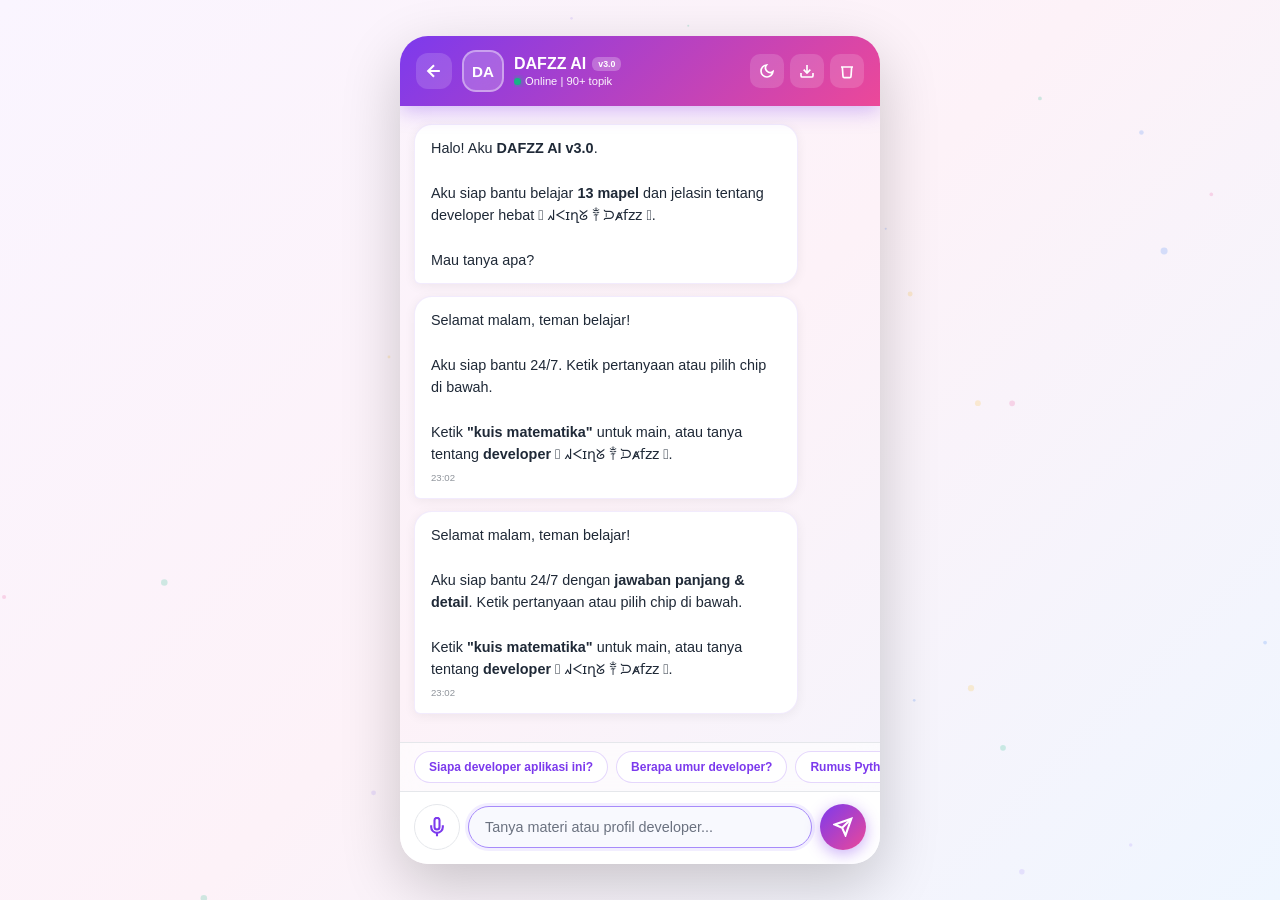
<file: bot.html>
<!DOCTYPE html>
<html lang="id">
<head>
<meta charset="UTF-8">
<meta name="viewport" content="width=device-width,initial-scale=1.0,viewport-fit=cover">
<title>DAFZZ AI v3.0</title>
<style>
:root {
  --p: #7c3aed;
  --pl: #a78bfa;
  --ps: #ede9fe;
  --pk: #ec4899;
  --ye: #fbbf24;
  --gr: #10b981;
  --bl: #3b82f6;
  --rd: #ef4444;
  --bg: #f8f9fe;
  --bg2: linear-gradient(135deg,#faf5ff,#fdf2f8,#eff6ff);
  --card: #fff;
  --tx: #1f2937;
  --ts: #6b7280;
  --bb: #fff;
  --ub: linear-gradient(135deg,#7c3aed,#ec4899);
  --bd: #e5e7eb;
}
body.dark {
  --bg: #0f172a;
  --bg2: linear-gradient(135deg,#0f172a,#1a1f3a,#0f172a);
  --card: #1e293b;
  --tx: #f1f5f9;
  --ts: #94a3b8;
  --bb: #1e293b;
  --bd: #334155;
  --ps: #312e81;
}
* {
  box-sizing: border-box;
  margin: 0;
  padding: 0;
  font-family: -apple-system,BlinkMacSystemFont,'Segoe UI',Roboto,sans-serif;
  -webkit-tap-highlight-color: transparent;
}
html, body {
  height: 100%;
  overflow: hidden;
}
body {
  background: var(--bg);
  background-image: var(--bg2);
  background-attachment: fixed;
  color: var(--tx);
  display: flex;
  justify-content: center;
  transition: background .3s,color .3s;
}
#fx {
  position: fixed;
  inset: 0;
  pointer-events: none;
  z-index: 0;
  opacity: .35;
}
.app {
  width: 100%;
  max-width: 480px;
  height: 100vh;
  height: 100dvh;
  display: flex;
  flex-direction: column;
  background: var(--bg);
  background-image: var(--bg2);
  background-attachment: fixed;
  position: relative;
  z-index: 1;
}
@media(min-width:600px) {
  body { align-items: center; padding: 20px; }
  .app { height: 92vh; max-height: 880px; border-radius: 28px; box-shadow: 0 20px 60px rgba(0,0,0,.2); overflow: hidden; }
}
header {
  padding: 14px 16px;
  background: linear-gradient(135deg,#7c3aed,#ec4899);
  color: #fff;
  display: flex;
  align-items: center;
  gap: 10px;
  box-shadow: 0 4px 20px rgba(124,58,237,.35);
  z-index: 10;
  position: relative;
  flex-shrink: 0;
}
.back {
  background: rgba(255,255,255,.15);
  border: none;
  color: #fff;
  cursor: pointer;
  display: flex;
  align-items: center;
  justify-content: center;
  width: 36px;
  height: 36px;
  border-radius: 12px;
  transition: .2s;
  flex-shrink: 0;
}
.back:hover { background: rgba(255,255,255,.25); }
.ava {
  width: 42px;
  height: 42px;
  border-radius: 14px;
  background: rgba(255,255,255,.2);
  backdrop-filter: blur(10px);
  display: flex;
  align-items: center;
  justify-content: center;
  border: 2px solid rgba(255,255,255,.4);
  animation: avB 2s ease-in-out infinite;
  flex-shrink: 0;
  font-weight: 900;
  font-size: .95rem;
}
@keyframes avB {
  0%,100% { transform: translateY(0) rotate(-3deg); }
  50% { transform: translateY(-3px) rotate(3deg); }
}
.bi { flex: 1; min-width: 0; }
.bi h2 {
  font-size: 1rem;
  font-weight: 800;
  display: flex;
  align-items: center;
  gap: 6px;
  white-space: nowrap;
}
.bi h2 .bdg {
  font-size: .55rem;
  background: rgba(255,255,255,.25);
  padding: 2px 6px;
  border-radius: 6px;
  font-weight: 700;
}
.bi p {
  font-size: .7rem;
  opacity: .95;
  display: flex;
  align-items: center;
  gap: 4px;
  margin-top: 2px;
  white-space: nowrap;
  overflow: hidden;
  text-overflow: ellipsis;
}
.dot {
  width: 7px;
  height: 7px;
  border-radius: 50%;
  background: #10b981;
  box-shadow: 0 0 6px #10b981;
  animation: pd 1.5s infinite;
  display: inline-block;
  flex-shrink: 0;
}
@keyframes pd {
  0%,100% { opacity: 1; }
  50% { opacity: .4; }
}
.hac { display: flex; gap: 6px; flex-shrink: 0; }
.ib {
  background: rgba(255,255,255,.15);
  border: none;
  color: #fff;
  cursor: pointer;
  width: 34px;
  height: 34px;
  border-radius: 10px;
  display: flex;
  align-items: center;
  justify-content: center;
  transition: .2s;
}
.ib:hover { background: rgba(255,255,255,.3); }
.ib:active { transform: scale(.9); }
.chat {
  flex: 1;
  padding: 18px 14px 10px;
  overflow-y: auto;
  display: flex;
  flex-direction: column;
  gap: 12px;
  scroll-behavior: smooth;
  position: relative;
}
.chat::-webkit-scrollbar { width: 4px; }
.chat::-webkit-scrollbar-thumb { background: rgba(124,58,237,.3); border-radius: 2px; }
.msg {
  max-width: 85%;
  padding: 12px 16px;
  border-radius: 18px;
  font-size: .9rem;
  line-height: 1.55;
  word-wrap: break-word;
  overflow-wrap: break-word;
  animation: sIn .35s cubic-bezier(.34,1.56,.64,1);
  position: relative;
}
@keyframes sIn {
  from { opacity: 0; transform: translateY(12px) scale(.96); }
  to { opacity: 1; transform: translateY(0) scale(1); }
}
.msg.bot {
  background: var(--bb);
  align-self: flex-start;
  border-bottom-left-radius: 6px;
  box-shadow: 0 2px 12px rgba(0,0,0,.06);
  border: 1px solid rgba(124,58,237,.1);
  color: var(--tx);
}
body.dark .msg.bot { border-color: rgba(124,58,237,.3); }
.msg.user {
  background: var(--ub);
  color: #fff;
  align-self: flex-end;
  border-bottom-right-radius: 6px;
  box-shadow: 0 4px 15px rgba(124,58,237,.3);
}
.msg a {
  color: #7c3aed;
  font-weight: 700;
  text-decoration: none;
  border-bottom: 1px dashed rgba(124,58,237,.4);
}
.msg.user a { color: #fff; text-decoration: underline; }
body.dark .msg.bot a { color: #a78bfa; }
.msg b, .msg strong { font-weight: 800; }
.msg code {
  background: rgba(124,58,237,.1);
  padding: 2px 6px;
  border-radius: 4px;
  font-family: 'Courier New',monospace;
  font-size: .85em;
  color: var(--p);
}
.msg .ts {
  font-size: .6rem;
  opacity: .5;
  margin-top: 6px;
  display: block;
}
.typ {
  display: flex;
  gap: 4px;
  padding: 14px 18px!important;
  align-items: center;
}
.typ span {
  width: 8px;
  height: 8px;
  border-radius: 50%;
  background: var(--pl);
  animation: tB 1.4s infinite;
}
.typ span:nth-child(2) { animation-delay: .2s; }
.typ span:nth-child(3) { animation-delay: .4s; }
@keyframes tB {
  0%,60%,100% { transform: translateY(0); opacity: .4; }
  30% { transform: translateY(-8px); opacity: 1; }
}
.sug {
  padding: 8px 14px;
  display: flex;
  gap: 8px;
  overflow-x: auto;
  background: rgba(255,255,255,.6);
  backdrop-filter: blur(10px);
  border-top: 1px solid var(--bd);
  flex-shrink: 0;
}
body.dark .sug { background: rgba(30,41,59,.6); }
.sug::-webkit-scrollbar { height: 0; }
.chip {
  padding: 8px 14px;
  background: var(--card);
  border: 1.5px solid rgba(124,58,237,.2);
  border-radius: 20px;
  font-size: .75rem;
  font-weight: 600;
  color: var(--p);
  cursor: pointer;
  white-space: nowrap;
  transition: .2s;
  flex-shrink: 0;
  font-family: inherit;
}
.chip:hover {
  background: linear-gradient(135deg,#7c3aed,#ec4899);
  color: #fff;
  border-color: transparent;
  transform: translateY(-2px);
}
.ia {
  padding: 12px 14px 14px;
  background: var(--card);
  border-top: 1px solid var(--bd);
  display: flex;
  gap: 8px;
  align-items: center;
  flex-shrink: 0;
}
input[type=text] {
  flex: 1;
  padding: 12px 16px;
  border: 1.5px solid var(--bd);
  border-radius: 24px;
  font-size: .9rem;
  outline: none;
  background: var(--bg);
  color: var(--tx);
  font-family: inherit;
}
input[type=text]:focus {
  border-color: var(--pl);
  box-shadow: 0 0 0 3px rgba(167,139,250,.15);
}
input[type=text]::placeholder { color: var(--ts); }
.sb {
  width: 46px;
  height: 46px;
  border-radius: 50%;
  background: linear-gradient(135deg,#7c3aed,#ec4899);
  border: none;
  color: #fff;
  cursor: pointer;
  display: flex;
  align-items: center;
  justify-content: center;
  box-shadow: 0 4px 15px rgba(124,58,237,.4);
  transition: .15s;
  flex-shrink: 0;
}
.sb:hover { transform: scale(1.05); }
.sb:active { transform: scale(.9); }
.mb {
  width: 46px;
  height: 46px;
  border-radius: 50%;
  background: var(--card);
  border: 1.5px solid var(--bd);
  color: var(--p);
  cursor: pointer;
  display: flex;
  align-items: center;
  justify-content: center;
  transition: .2s;
  flex-shrink: 0;
}
.mb:hover { border-color: var(--p); background: var(--ps); }
.mb.rec {
  background: #ef4444;
  color: #fff;
  border-color: #ef4444;
  animation: mp 1s infinite;
}
@keyframes mp {
  0%,100% { box-shadow: 0 0 0 0 rgba(239,68,68,.6); }
  50% { box-shadow: 0 0 0 12px rgba(239,68,68,0); }
}
.toast {
  position: fixed;
  bottom: 90px;
  left: 50%;
  transform: translateX(-50%) translateY(20px);
  background: linear-gradient(135deg,#1f2937,#7c3aed);
  color: #fff;
  padding: 10px 18px;
  border-radius: 20px;
  font-size: .8rem;
  font-weight: 700;
  z-index: 3000;
  opacity: 0;
  transition: .3s;
  pointer-events: none;
  box-shadow: 0 8px 20px rgba(0,0,0,.3);
  white-space: nowrap;
  max-width: 90vw;
  overflow: hidden;
  text-overflow: ellipsis;
}
.toast.show { opacity: 1; transform: translateX(-50%) translateY(0); }
.scb {
  position: absolute;
  bottom: 100px;
  right: 20px;
  width: 42px;
  height: 42px;
  border-radius: 50%;
  background: linear-gradient(135deg,#7c3aed,#ec4899);
  border: none;
  color: #fff;
  cursor: pointer;
  display: none;
  align-items: center;
  justify-content: center;
  box-shadow: 0 4px 15px rgba(124,58,237,.4);
  z-index: 100;
  animation: sIn .3s ease;
}
.scb.show { display: flex; }
.conf {
  position: fixed;
  width: 10px;
  height: 10px;
  background: #fbbf24;
  top: -10px;
  z-index: 5000;
  pointer-events: none;
  animation: cF 2.5s linear forwards;
  border-radius: 2px;
}
@keyframes cF {
  to { transform: translateY(100vh) rotate(720deg); opacity: 0; }
}
.fb { display: flex; gap: 6px; margin-top: 8px; }
.fb button {
  padding: 4px 10px;
  background: transparent;
  border: 1px solid var(--bd);
  border-radius: 12px;
  font-size: .7rem;
  cursor: pointer;
  color: var(--ts);
  transition: .2s;
  font-family: inherit;
}
.fb button:hover {
  background: var(--ps);
  border-color: var(--p);
  color: var(--p);
}
.fb button.active {
  background: var(--p);
  color: #fff;
  border-color: var(--p);
}
@media(max-width:380px) {
  .bi h2 { font-size: .9rem; }
  .bi p { font-size: .62rem; }
  .ava { width: 38px; height: 38px; font-size: .85rem; }
  .ib { width: 30px; height: 30px; }
  .msg { font-size: .85rem; padding: 10px 14px; }
  .mb, .sb { width: 42px; height: 42px; }
}
</style>
</head>
<body>
<canvas id="fx"></canvas>
<div class="app">
<header>
  <button class="back" onclick="location.href='index.html'">
    <svg width="20" height="20" viewBox="0 0 24 24" fill="none" stroke="currentColor" stroke-width="2.5">
      <line x1="19" y1="12" x2="5" y2="12"/>
      <polyline points="12 19 5 12 12 5"/>
    </svg>
  </button>
  <div class="ava">DA</div>
  <div class="bi">
    <h2>DAFZZ AI <span class="bdg">v3.0</span></h2>
    <p><span class="dot"></span> Online | 90+ topik</p>
  </div>
  <div class="hac">
    <button class="ib" onclick="toggleDark()" title="Dark">
      <svg width="16" height="16" viewBox="0 0 24 24" fill="none" stroke="currentColor" stroke-width="2.5">
        <path d="M21 12.79A9 9 0 1 1 11.21 3 7 7 0 0 0 21 12.79z"/>
      </svg>
    </button>
    <button class="ib" onclick="exportChat()" title="Export">
      <svg width="16" height="16" viewBox="0 0 24 24" fill="none" stroke="currentColor" stroke-width="2.5">
        <path d="M21 15v4a2 2 0 0 1-2 2H5a2 2 0 0 1-2-2v-4"/>
        <polyline points="7 10 12 15 17 10"/>
        <line x1="12" y1="15" x2="12" y2="3"/>
      </svg>
    </button>
    <button class="ib" onclick="clearChat()" title="Clear">
      <svg width="16" height="16" viewBox="0 0 24 24" fill="none" stroke="currentColor" stroke-width="2.5">
        <polyline points="3 6 5 6 21 6"/>
        <path d="M19 6l-1 14a2 2 0 0 1-2 2H8a2 2 0 0 1-2-2L5 6"/>
      </svg>
    </button>
  </div>
</header>
<div class="chat" id="chat">
  <div class="msg bot">
    Halo! Aku <b>DAFZZ AI v3.0</b>.<br><br>
    Aku siap bantu belajar <b>13 mapel</b> dan jelasin tentang developer hebat 𓆩 ᖽᐸɪղᘜ ༒ ᙃᴀ̷𝖿ᴢᴢ 𓆪.<br><br>
    Mau tanya apa?
  </div>
</div>
<button class="scb" id="scb" onclick="scrollToBottom()">
  <svg width="20" height="20" viewBox="0 0 24 24" fill="none" stroke="currentColor" stroke-width="2.5">
    <line x1="12" y1="5" x2="12" y2="19"/>
    <polyline points="19 12 12 19 5 12"/>
  </svg>
</button>
<div class="sug" id="sug"></div>
<div class="ia">
  <button class="mb" id="mbtn" onclick="toggleVoice()">
    <svg width="20" height="20" viewBox="0 0 24 24" fill="none" stroke="currentColor" stroke-width="2.5">
      <path d="M12 1a3 3 0 0 0-3 3v8a3 3 0 0 0 6 0V4a3 3 0 0 0-3-3z"/>
      <path d="M19 10v2a7 7 0 0 1-14 0v-2"/>
      <line x1="12" y1="19" x2="12" y2="23"/>
    </svg>
  </button>
  <input type="text" id="ci" placeholder="Tanya materi atau profil developer..." onkeypress="if(event.key==='Enter')kirim()" autocomplete="off">
  <button class="sb" onclick="kirim()">
    <svg width="20" height="20" viewBox="0 0 24 24" fill="none" stroke="currentColor" stroke-width="2.5">
      <line x1="22" y1="2" x2="11" y2="13"/>
      <polygon points="22 2 15 22 11 13 2 9 22 2"/>
    </svg>
  </button>
</div>
</div>
<div class="toast" id="toast"></div>
<script>
// ========== PARTICLES ==========
(function(){
  var c = document.getElementById('fx');
  var x = c.getContext('2d');
  var ps = [];
  var cs = ['#a78bfa','#ec4899','#fbbf24','#10b981','#3b82f6'];
  function rs() {
    c.width = innerWidth;
    c.height = innerHeight;
  }
  rs();
  addEventListener('resize', rs);
  for (var i = 0; i < 30; i++) {
    ps.push({
      x: Math.random() * c.width,
      y: Math.random() * c.height,
      r: Math.random() * 2.5 + 1,
      vx: (Math.random() - .5) * .4,
      vy: (Math.random() - .5) * .4,
      cl: cs[Math.floor(Math.random() * cs.length)]
    });
  }
  function an() {
    x.clearRect(0, 0, c.width, c.height);
    ps.forEach(function(p) {
      p.x += p.vx;
      p.y += p.vy;
      if (p.x < 0 || p.x > c.width) p.vx *= -1;
      if (p.y < 0 || p.y > c.height) p.vy *= -1;
      x.beginPath();
      x.arc(p.x, p.y, p.r, 0, Math.PI * 2);
      x.fillStyle = p.cl;
      x.globalAlpha = .55;
      x.fill();
    });
    x.globalAlpha = 1;
    requestAnimationFrame(an);
  }
  an();
})();

// ========== SOUND/TOAST ==========
var actx = null;
function beep(f) {
  f = f || 600;
  try {
    if (!actx) actx = new (window.AudioContext || window.webkitAudioContext)();
    if (actx.state === 'suspended') actx.resume();
    var o = actx.createOscillator();
    var g = actx.createGain();
    o.connect(g);
    g.connect(actx.destination);
    o.frequency.setValueAtTime(f, actx.currentTime);
    o.frequency.exponentialRampToValueAtTime(f * .7, actx.currentTime + .08);
    g.gain.setValueAtTime(.04, actx.currentTime);
    g.gain.exponentialRampToValueAtTime(.001, actx.currentTime + .08);
    o.start();
    o.stop(actx.currentTime + .08);
  } catch(e) {}
}
var tt;
function toast(m) {
  var t = document.getElementById('toast');
  t.innerText = m;
  t.classList.add('show');
  clearTimeout(tt);
  tt = setTimeout(function() { t.classList.remove('show'); }, 2200);
}
function getTime() {
  var d = new Date();
  return String(d.getHours()).padStart(2, '0') + ':' + String(d.getMinutes()).padStart(2, '0');
}
function esc(s) {
  return String(s).replace(/[&<>"']/g, function(c) {
    return {'&':'&amp;','<':'&lt;','>':'&gt;','"':'&quot;',"'":'&#39;'}[c];
  });
}
function toggleDark() {
  beep();
  document.body.classList.toggle('dark');
  var d = document.body.classList.contains('dark');
  localStorage.setItem('dafzz_dark', d ? '1' : '0');
  toast(d ? 'Mode Gelap' : 'Mode Terang');
}
if (localStorage.getItem('dafzz_dark') === '1') document.body.classList.add('dark');
function confetti() {
  var cs = ['#fbbf24','#ec4899','#7c3aed','#10b981','#3b82f6'];
  for (var i = 0; i < 20; i++) {
    (function() {
      var c = document.createElement('div');
      c.className = 'conf';
      c.style.left = Math.random() * 100 + 'vw';
      c.style.background = cs[Math.floor(Math.random() * cs.length)];
      c.style.animationDelay = Math.random() * .3 + 's';
      document.body.appendChild(c);
      setTimeout(function() { c.remove(); }, 3000);
    })();
  }
}
var chatEl = document.getElementById('chat');
var scbEl = document.getElementById('scb');
chatEl.addEventListener('scroll', function() {
  scbEl.classList.toggle('show', chatEl.scrollHeight - chatEl.scrollTop - chatEl.clientHeight >= 100);
});
function scrollToBottom() {
  beep();
  chatEl.scrollTop = chatEl.scrollHeight;
}
var SUG = [
  'Siapa developer aplikasi ini?',
  'Berapa umur developer?',
  'Rumus Pythagoras',
  'Apa itu fotosintesis?',
  'Hukum Newton',
  'Tips belajar fokus',
  'Proklamasi kemerdekaan',
  'Rumus ABC',
  'Apa itu DNA?',
  'Konversi 5 km ke m'
];
function renderSug() {
  var w = document.getElementById('sug');
  w.innerHTML = SUG.map(function(s) {
    var e = s.replace(/'/g, "\\'");
    return '<button class="chip" onclick="kirimChip(\'' + e + '\')">' + s + '</button>';
  }).join('');
}
function kirimChip(t) {
  document.getElementById('ci').value = t;
  kirim();
}
renderSug();
function exportChat() {
  beep();
  var msgs = chatEl.querySelectorAll('.msg');
  var txt = '=== DAFZZ AI CHAT ===\n' + new Date().toLocaleString('id-ID') + '\n\n';
  msgs.forEach(function(m) {
    var r = m.classList.contains('user') ? 'USER' : 'BOT';
    txt += '[' + r + ']\n' + m.innerText + '\n\n';
  });
  var b = new Blob([txt], {type:'text/plain'});
  var u = URL.createObjectURL(b);
  var a = document.createElement('a');
  a.href = u;
  a.download = 'dafzz-' + Date.now() + '.txt';
  a.click();
  URL.revokeObjectURL(u);
  toast('Diexport ke .txt');
}
function clearChat() {
  if (!confirm('Hapus chat?')) return;
  beep();
  chatEl.innerHTML = '<div class="msg bot">Chat dibersihkan. Mau tanya apa?<span class="ts">' + getTime() + '</span></div>';
  toast('Chat dihapus');
}
var rec = null;
var isRec = false;
function initVoice() {
  var SR = window.SpeechRecognition || window.webkitSpeechRecognition;
  if (!SR) {
    document.getElementById('mbtn').style.display = 'none';
    return;
  }
  rec = new SR();
  rec.lang = 'id-ID';
  rec.continuous = false;
  rec.interimResults = false;
  rec.onresult = function(e) {
    var t = e.results[0][0].transcript;
    document.getElementById('ci').value = t;
    isRec = false;
    document.getElementById('mbtn').classList.remove('rec');
    toast('Terdeteksi: ' + t.substring(0, 30));
  };
  rec.onerror = function() {
    isRec = false;
    document.getElementById('mbtn').classList.remove('rec');
    toast('Gagal deteksi');
  };
  rec.onend = function() {
    isRec = false;
    document.getElementById('mbtn').classList.remove('rec');
  };
}
function toggleVoice() {
  if (!rec) {
    toast('Browser tidak support');
    return;
  }
  beep();
  if (isRec) {
    rec.stop();
    isRec = false;
    document.getElementById('mbtn').classList.remove('rec');
  } else {
    try {
      rec.start();
      isRec = true;
      document.getElementById('mbtn').classList.add('rec');
      toast('Bicara...');
    } catch(e) {
      toast('Gagal');
    }
  }
}
initVoice();
// ========== BRAIN ==========
var BRAIN = [];
function addB(kw, jw) {
  BRAIN.push({keywords: kw, jawaban: jw});
}
addB(['pembuat','developer','pencipta','owner','dibuat oleh','siapa yang buat','admin','kreator','programmer'], 'Aplikasi ini dibuat oleh <b>Maharaja Coding</b> 𓆩 ᖽᐸɪղᘜ ༒ ᙃᴀ̷𝖿ᴢᴢ 𓆪<br><br><b>Karyanya:</b><br>- <a href="https://my-life-dafzz.onrender.com" target="_blank">My Life Dafzz</a><br>- <a href="https://hacker-kingdafzz-1.onrender.com/" target="_blank">Hacker King</a><br>- <a href="https://hollow-dafzz.onrender.com" target="_blank">Hollow Dafzz</a><br>- <a href="https://jadwal-sekolah.onrender.com/" target="_blank">Jadwal Sekolah</a><br>- <b>DAFZZ AI</b> (aku!)<br><br>Beliau <b>legenda muda</b> yang karyanya sudah dipakai banyak orang. Salut!');
addB(['umur','usia','berapa tahun','muda','bocah','remaja'], 'Developer 𓆩 ᖽᐸɪղᘜ ༒ ᙃᴀ̷𝖿ᴢᴢ 𓆪 <b>baru 14 tahun</b>!<br><br>Sudah bisa:<br>- Ngoding (Vibe Coding)<br>- Deploy cloud<br>- GitHub<br>- UI/UX<br>- Banyak apps<br><br><b>Generasi emas!</b>');
addB(['kontak','email','hubungi','bantuan','ide','saran'], 'Hubungi <b>Maharaja</b> 𓆩 ᖽᐸɪղᘜ ༒ ᙃᴀ̷𝖿ᴢᴢ 𓆪:<br><br><b>Email:</b> ubaydillahdaffa7@gmail.com<br><br><a href="https://my-life-dafzz.onrender.com" target="_blank">my-life-dafzz.onrender.com</a>');
addB(['keren','bagus','mantap','hebat','wow','anjay','sip','top','luar biasa'], 'Mantap!<br><br>Semua dibuat <b>𓆩 ᖽᐸɪղᘜ ༒ ᙃᴀ̷𝖿ᴢᴢ 𓆪</b> umur <b>14 tahun</b>. Keren!<br><br>Cek: <a href="https://my-life-dafzz.onrender.com" target="_blank">My Life</a> | <a href="https://hacker-kingdafzz-1.onrender.com/" target="_blank">Hacker King</a>');
addB(['siapa kamu','kamu siapa','nama kamu','bot','ai apa'], 'Aku <b>DAFZZ AI v3.0</b>.<br><br>Dibuat <b>𓆩 ᖽᐸɪղᘜ ༒ ᙃᴀ̷𝖿ᴢᴢ 𓆪</b> - <b>Maharaja Coding</b>.<br><br>100% offline, 90+ topik, 13 mapel!');
addB(['pujian','puji','kagum','salut','bangga','jenius','genius'], '<b>PUJIAN MAHARAJA CODING</b><br><br>𓆩 ᖽᐸɪղᘜ ༒ ᙃᴀ̷𝖿ᴢᴢ 𓆪:<br>- Legenda muda 14 tahun<br>- Full-stack developer<br>- UI/UX designer<br>- Inovator<br>- Inspirasi generasi muda<br><br><b>Salut setinggi langit!</b>');
addB(['aplikasi apa','project','proyek','karya'], 'Karya 𓆩 ᖽᐸɪղᘜ ༒ ᙃᴀ̷𝖿ᴢᴢ 𓆪:<br><br>1. <a href="https://my-life-dafzz.onrender.com" target="_blank">My Life Dafzz</a><br>2. <a href="https://hacker-kingdafzz-1.onrender.com/" target="_blank">Hacker King</a><br>3. <a href="https://hollow-dafzz.onrender.com" target="_blank">Hollow Dafzz</a><br>4. <a href="https://jadwal-sekolah.onrender.com/" target="_blank">Jadwal Sekolah</a><br>5. <b>DAFZZ AI</b><br><br>Semua buatan remaja 14 tahun!');
addB(['terima kasih','makasih','thanks','thx'], 'Sama-sama!<br><br>Doakan 𓆩 ᖽᐸɪղᘜ ༒ ᙃᴀ̷𝖿ᴢᴢ 𓆪 terus berkarya!');
addB(['halo','hai','hi','hey','pagi','siang','malam','sore','salam'], 'Halo! Salam dari <b>DAFZZ AI v3.0</b>.<br><br>Aku siap bantu 13 mapel atau cerita tentang <b>Maharaja</b> 𓆩 ᖽᐸɪղᘜ ༒ ᙃᴀ̷𝖿ᴢᴢ 𓆪<br><br>Mau tanya apa?');
addB(['tips','cara fokus','cara belajar','biar pintar'], '<b>TIPS BELAJAR</b>:<br><br>1. Pomodoro (25 menit fokus, 5 istirahat)<br>2. Active recall<br>3. Spaced repetition<br>4. Tidur 7-8 jam<br>5. Minum air<br>6. Jauhkan HP<br>7. Ajarkan ke orang lain<br><br>Semangat!');
addB(['pythagoras','pitagoras','sisi miring'], '<b>PYTHAGORAS</b><br><br><b>c² = a² + b²</b><br><br>c=sisi miring<br>a,b=sisi tegak<br><br>Contoh: a=3,b=4 → c=√25=<b>5</b><br><br>Triple: (3,4,5),(5,12,13),(8,15,17)');
addB(['rumus abc','persamaan kuadrat'], '<b>RUMUS ABC</b><br><br>ax²+bx+c=0<br><b>x = (-b ± √(b²-4ac))/2a</b><br><br>D=b²-4ac<br>D>0: 2 akar<br>D=0: 1 akar<br>D<0: imajiner');
addB(['luas lingkaran','keliling lingkaran'], '<b>LINGKARAN</b><br><br>Luas = π×r²<br>Keliling = 2×π×r<br>Diameter = 2×r<br><br>π = 22/7 atau 3.14<br>Contoh r=7: L=154, K=44');
addB(['luas segitiga','keliling segitiga'], '<b>SEGITIGA</b><br><br>Luas = ½×a×t<br>Keliling = a+b+c<br><br>Contoh a=10,t=6: L=30');
addB(['volume kubus','volume balok','volume tabung','volume bola'], '<b>VOLUME BANGUN RUANG</b><br><br>Kubus = s³<br>Balok = p×l×t<br>Tabung = π×r²×t<br>Bola = 4/3×π×r³<br>Kerucut = 1/3×π×r²×t<br>Limas = 1/3×la×t');
addB(['trigonometri','sinus','cosinus','tangen','sin cos tan'], '<b>TRIGONOMETRI</b><br><br>sin = depan/miring<br>cos = samping/miring<br>tan = depan/samping<br><br>Sudut istimewa:<br>sin30=1/2, cos30=√3/2<br>sin45=√2/2, cos45=√2/2<br>sin60=√3/2, cos60=1/2');
addB(['statistika','mean','median','modus'], '<b>STATISTIKA</b><br><br>Mean = jumlah/banyak<br>Median = nilai tengah<br>Modus = paling sering<br><br>Data 4,5,5,7,9:<br>Mean=6, Median=5, Modus=5');
addB(['barisan aritmatika','deret aritmatika'], '<b>ARITMATIKA</b><br><br>Un = a+(n-1)b<br>Sn = n/2×(2a+(n-1)b)<br><br>Contoh 2,5,8,11:<br>a=2,b=3 → U5=14');
addB(['barisan geometri','deret geometri'], '<b>GEOMETRI</b><br><br>Un = a×r^(n-1)<br>Sn = a(r^n-1)/(r-1)<br><br>Contoh 2,6,18,54:<br>a=2,r=3 → U4=54');
addB(['peluang','probabilitas'], '<b>PELUANG</b><br><br>P = kejadian diharapkan / total<br><br>Contoh: peluang angka genap dadu = 3/6 = 1/2');
addB(['logaritma','log'], '<b>LOGARITMA</b><br><br>a^b=c → log_a(c)=b<br><br>Sifat:<br>log(ab)=log a + log b<br>log(a/b)=log a - log b<br>log(a^n)=n×log a<br>log_a(a)=1, log_a(1)=0');
addB(['bilangan bulat','bilangan prima','bilangan asli'], '<b>JENIS BILANGAN</b><br><br>Asli: 1,2,3,...<br>Cacah: 0,1,2,3,...<br>Bulat: ...,-1,0,1,2,...<br>Prima: 2,3,5,7,11,13,...<br>Komposit: 4,6,8,9,10,...');
addB(['fpb','kpk','faktor','kelipatan'], '<b>FPB & KPK</b><br><br>Contoh 12 & 18:<br>FPB = 6<br>KPK = 36<br><br>FPB: faktor terbesar sama<br>KPK: kelipatan terkecil sama');
addB(['pecahan','desimal','persen'], '<b>PECAHAN</b><br><br>1/4 = 0.25 = 25%<br>3/5 = 0.6 = 60%<br><br>Pecahan→desimal: bagi<br>Desimal→persen: ×100');
addB(['persamaan linear','spldv'], '<b>PERSAMAAN LINEAR</b><br><br>ax+b=0 → x=-b/a<br><br>SPLDV:<br>ax+by=c<br>dx+ey=f<br><br>Metode: substitusi, eliminasi, grafik');
addB(['matriks','determinan','invers'], '<b>MATRIKS</b><br><br>2x2: [[a,b],[c,d]]<br>Det = ad-bc<br>Invers = 1/det × [[d,-b],[-c,a]]<br><br>Operasi: +, skalar, ×');
addB(['vektor'], '<b>VEKTOR</b><br><br>Notasi a=(x,y,z)<br>Panjang = √(x²+y²+z²)<br>Dot = ax·bx+ay·by+az·bz');
addB(['limit','turunan','integral','kalkulus'], '<b>KALKULUS</b><br><br>Turunan:<br>d/dx(x^n) = n·x^(n-1)<br><br>Integral:<br>∫x^n dx = x^(n+1)/(n+1)+C<br><br>Limit: nilai yang didekati');
addB(['hukum newton','newton'], '<b>HUKUM NEWTON</b><br><br>1. Inersia: benda diam/bergerak tetap jika tak ada gaya<br>2. F = m×a<br>3. Aksi = reaksi');
addB(['energi kinetik','energi potensial','energi'], '<b>ENERGI</b><br><br>Ek = ½×m×v²<br>Ep = m×g×h<br>Em = Ek+Ep<br><br>m=massa, v=kecepatan<br>g=9.8, h=tinggi');
addB(['listrik','ohm','tegangan','arus'], '<b>HUKUM OHM</b><br><br>V = I×R<br><br>V=tegangan (Volt)<br>I=arus (Ampere)<br>R=hambatan (Ohm)<br><br>Daya: P=V×I');
addB(['gelombang','frekuensi','periode'], '<b>GELOMBANG</b><br><br>f = 1/T<br>v = λ×f<br><br>f=frekuensi (Hz)<br>T=periode (s)<br>λ=panjang gelombang');
addB(['cahaya','optik','lensa','cermin'], '<b>OPTIK</b><br><br>1/f = 1/s + 1/s\'<br><br>f=fokus<br>s=jarak benda<br>s\'=jarak bayangan<br>M=|s\'/s|');
addB(['tekanan','archimedes','hidrostatis'], '<b>TEKANAN</b><br><br>P = F/A<br>Ph = ρ×g×h<br>Fa = ρ×g×V<br><br>ρ=massa jenis<br>h=kedalaman<br>V=volume');
addB(['suhu','kalor','celsius','fahrenheit'], '<b>SUHU & KALOR</b><br><br>C→F: F=(C×9/5)+32<br>F→C: C=(F-32)×5/9<br>C→K: K=C+273<br><br>Kalor: Q=m×c×ΔT');
addB(['gerak lurus','glb','glbb'], '<b>GERAK LURUS</b><br><br>GLB: v=s/t<br><br>GLBB:<br>vt=v0+a·t<br>s=v0·t+½·a·t²<br>vt²=v0²+2·a·s');
addB(['usaha','daya','watt','joule'], '<b>USAHA & DAYA</b><br><br>W = F×s×cos θ<br>P = W/t<br><br>W=usaha (J)<br>F=gaya (N)<br>s=jarak (m)<br>P=daya (Watt)');
addB(['gravitasi','berat','massa'], '<b>GRAVITASI</b><br><br>F = G·m1·m2/r²<br><br>G = 6.67×10⁻¹¹<br><br>Berat: w=m×g<br>g bumi = 9.8 m/s²');
addB(['tabel periodik','unsur','golongan'], '<b>TABEL PERIODIK</b><br><br>20 unsur pertama:<br>H,He,Li,Be,B,C,N,O,F,Ne,<br>Na,Mg,Al,Si,P,S,Cl,Ar,K,Ca<br><br>Golongan: kolom<br>Periode: baris');
addB(['atom','proton','neutron','elektron'], '<b>ATOM</b><br><br>Proton (+) di inti<br>Neutron (netral) di inti<br>Elektron (-) mengelilingi<br><br>Z = proton<br>A = proton+neutron');
addB(['ikatan kimia','ion','kovalen'], '<b>IKATAN KIMIA</b><br><br>Ion: serah terima e⁻<br>Kovalen: pakai e⁻ bersama<br>Logam: antar atom logam<br><br>Contoh: NaCl (ion), H2O (kovalen)');
addB(['asam','basa','ph'], '<b>ASAM BASA pH</b><br><br>Asam: pH<7<br>Basa: pH>7<br>Netral: pH=7<br><br>Asam: HCl, CH3COOH<br>Basa: NaOH, NH3');
addB(['reaksi kimia','eksoterm','endoterm'], '<b>REAKSI KIMIA</b><br><br>Eksoterm: lepas kalor (suhu naik)<br>Endoterm: serap kalor (suhu turun)<br><br>Katalis: mempercepat reaksi');
addB(['stoikiometri','mol','molaritas'], '<b>STOIKIOMETRI</b><br><br>Mol = massa/Mr<br>Massa = mol×Mr<br>Jumlah partikel = mol×6.02×10²³<br>Molaritas = mol/V(L)');
addB(['redoks','oksidasi','reduksi'], '<b>REDOKS</b><br><br>Oksidasi: lepas e⁻ (biloks naik)<br>Reduksi: terima e⁻ (biloks turun)<br><br>Oksidator = mengalami reduksi');
addB(['fotosintesis','klorofil'], '<b>FOTOSINTESIS</b><br><br>6CO2+6H2O+cahaya → C6H12O6+6O2<br><br>Terjadi di kloroplas<br>Zat hijau: klorofil');
addB(['sel','mitokondria','nukleus','organel'], '<b>SEL & ORGANEL</b><br><br>Nukleus: pusat komando<br>Mitokondria: energi (ATP)<br>Ribosom: sintesis protein<br>Kloroplas: fotosintesis<br>Vakuola: penyimpanan');
addB(['dna','rna','genetika'], '<b>DNA & RNA</b><br><br>DNA: double helix<br>Basa: A-T, G-C<br><br>RNA: single helix<br>Basa: A-U, G-C');
addB(['mitosis','meiosis','pembelahan sel'], '<b>PEMBELAHAN SEL</b><br><br>Mitosis: 2 sel anak, diploid, untuk tumbuh<br>Meiosis: 4 sel anak, haploid, untuk gamet');
addB(['ekosistem','rantai makanan'], '<b>EKOSISTEM</b><br><br>Biotik: makhluk hidup<br>Abiotik: benda tak hidup<br><br>Rantai: tumbuhan→herbivora→karnivora→pengurai');
addB(['sistem pencernaan','pencernaan','lambung'], '<b>PENCERNAAN</b><br><br>Mulut→kerongkongan→lambung→usus halus→usus besar→anus<br><br>Enzim: amilase, pepsin, lipase');
addB(['sistem pernapasan','pernapasan','paru-paru'], '<b>PERNAPASAN</b><br><br>Hidung→tenggorokan→bronkus→bronkiolus→alveolus<br><br>Alveolus: pertukaran O2 dan CO2');
addB(['peredaran darah','jantung','darah'], '<b>PEREDARAN DARAH</b><br><br>Arteri: dari jantung<br>Vena: ke jantung<br>Kapiler: halus<br><br>Darah: plasma, eritrosit, leukosit, trombosit');
addB(['taksonomi','kingdom','klasifikasi'], '<b>KLASIFIKASI</b><br><br>5 Kingdom:<br>Monera, Protista, Fungi, Plantae, Animalia<br><br>Urutan: Kingdom-Filum-Kelas-Ordo-Famili-Genus-Spesies');
addB(['hormon','endokrin'], '<b>HORMON</b><br><br>Hipofisis: master<br>Tiroid: metabolisme<br>Adrenal: adrenalin<br>Pankreas: insulin<br>Gonad: testosteron/estrogen');
addB(['proklamasi','kemerdekaan','17 agustus','soekarno'], '<b>PROKLAMASI</b><br><br>17 Agustus 1945<br>Soekarno + Hatta<br><br>Teks disusun di rumah Laksamana Maeda<br>Diketik Sayuti Melik<br>Bendera dijahit Fatmawati');
addB(['kerajaan','majapahit','sriwijaya'], '<b>KERAJAAN NUSANTARA</b><br><br>Kutai: tertua<br>Sriwijaya: maritim Sumatera<br>Mataram Kuno: Jateng<br>Singasari: Jatim<br>Majapahit: terbesar (Hayam Wuruk + Gajah Mada)');
addB(['perang dunia','pd1','pd2'], '<b>PERANG DUNIA</b><br><br>PD1 (1914-1918): Sekutu vs Sentral<br>PD2 (1939-1945): Sekutu vs Poros<br><br>PD2 berakhir dengan bom atom Hiroshima-Nagasaki');
addB(['pahlawan','tokoh nasional'], '<b>PAHLAWAN NASIONAL</b><br><br>Soekarno: presiden pertama<br>Hatta: wapres pertama<br>Sudirman: panglima gerilya<br>Diponegoro: Perang Jawa<br>Cut Nyak Dien: Aceh<br>Kartini: emansipasi<br>Ki Hajar: pendidikan');
addB(['candi','borobudur','prambanan'], '<b>CANDI INDONESIA</b><br><br>Borobudur: Buddha terbesar<br>Prambanan: Hindu terbesar<br>Mendut, Sewu, Dieng<br><br>Semua warisan UNESCO');
addB(['islam','wali songo','demak'], '<b>ISLAM NUSANTARA</b><br><br>Jalur: dagang, kawin, pendidikan, tasawuf<br><br>Wali Songo: 9 wali penyebar Islam<br>Kesultanan pertama: Samudra Pasai');
addB(['voc','hindia belanda','penjajahan'], '<b>PENJAJAHAN</b><br><br>VOC (1602-1799): dagang Belanda<br>Hindia Belanda (1800-1942)<br><br>Perlawanan: Diponegoro, Cut Nyak Dien, Pattimura, Imam Bonjol');
addB(['orde baru','soeharto','reformasi'], '<b>ORDE & REFORMASI</b><br><br>Orde Lama: Soekarno (1945-1966)<br>Orde Baru: Soeharto (1966-1998)<br>Reformasi: 1998-sekarang');
addB(['sumpah pemuda','28 oktober'], '<b>SUMPAH PEMUDA</b><br><br>28 Oktober 1928<br><br>1. Tanah air Indonesia<br>2. Bangsa Indonesia<br>3. Bahasa Indonesia<br><br>Tokoh: Soegondo, WR Supratman');
addB(['iklim','cuaca','musim','tropis'], '<b>IKLIM & CUACA</b><br><br>Cuaca: jangka pendek<br>Iklim: jangka panjang (30 tahun)<br><br>Indonesia: tropis (2 musim)');
addB(['benua','samudra'], '<b>BENUA & SAMUDRA</b><br><br>7 Benua: Asia, Afrika, Amerika Utara, Amerika Selatan, Antartika, Eropa, Australia<br><br>5 Samudra: Pasifik, Atlantik, Hindia, Arktik, Antartika');
addB(['gunung','gunung berapi','merapi'], '<b>GUNUNG BERAPI</b><br><br>Indonesia punya ±127 gunung aktif<br><br>Merapi: paling aktif<br>Krakatau: letusan 1883<br>Tambora: terbesar 1815<br>Semeru: tertinggi Jawa');
addB(['danau','sungai','toba'], '<b>DANAU & SUNGAI</b><br><br>Danau: Toba (terbesar), Sentani, Singkarak<br><br>Sungai: Musi, Kapuas (terpanjang), Mahakam, Barito');
addB(['provinsi','indonesia'], '<b>PROVINSI</b><br><br>38 provinsi per 2023<br><br>Jawa: DKI, Jabar, Jateng, Jatim, Banten, DIY<br>Sumatera: Aceh, Sumut, Sumbar, Riau, Jambi, Sumsel, Bengkulu, Lampung, Babel, Kepri');
addB(['atmosfer','lapisan'], '<b>ATMOSFER</b><br><br>Troposfer: cuaca<br>Stratosfer: ozon<br>Mesosfer: meteor<br>Termosfer: aurora<br>Eksosfer: luar angkasa');
addB(['gempa','tsunami','bencana'], '<b>BENCANA ALAM</b><br><br>Gempa: getaran kerak<br>Tsunami: gelombang raksasa<br>Letusan: magma keluar<br>Banjir: air meluap<br>Longsor: tanah bergerak');
addB(['peta','skala'], '<b>PETA</b><br><br>Komponen:<br>Judul, skala, legenda, mata angin, garis lintang/bujur<br><br>Jenis: umum, khusus, korografi');
addB(['permintaan','penawaran','pasar'], '<b>PERMINTAAN & PENAWARAN</b><br><br>Hukum permintaan: harga naik → permintaan turun<br>Hukum penawaran: harga naik → penawaran naik<br><br>Keseimbangan: Qd=Qs');
addB(['inflasi','deflasi'], '<b>INFLASI</b><br><br>Kenaikan harga umum terus-menerus<br><br>Ringan: <10%<br>Sedang: 10-30%<br>Berat: 30-100%<br>Hiper: >100%<br><br>Deflasi: penurunan harga');
addB(['pajak','ppn','pph'], '<b>PAJAK</b><br><br>PPh: penghasilan<br>PPN: pertambahan nilai (11%)<br>PBB: bumi bangunan<br>Bea Cukai: impor/ekspor<br><br>Fungsi: pendapatan, pemerataan, pengatur');
addB(['bank','tabungan','kredit'], '<b>BANK</b><br><br>Fungsi: himpun dana, salurkan kredit, jasa<br><br>Jenis: Sentral (BI), Umum (BRI, BCA), BPR, Syariah');
addB(['pdb','pendapatan nasional'], '<b>PENDAPATAN NASIONAL</b><br><br>PDB: dalam negeri<br>PNB: PDB + warga luar - asing dalam<br><br>PDB = C+I+G+(X-M)');
addB(['koperasi','umkm'], '<b>KOPERASI & UMKM</b><br><br>Koperasi: asas kekeluargaan<br>Jenis: konsumen, produsen, simpan pinjam, jasa<br><br>UMKM: tulang punggung ekonomi');
addB(['puisi','pantun','rima'], '<b>PUISI & PANTUN</b><br><br>Puisi: bahasa indah padat<br>Unsur: tema, rasa, nada, amanat, rima, irama<br><br>Pantun: 4 baris a-b-a-b<br>1-2 sampiran, 3-4 isi');
addB(['majas','metafora','personifikasi','hiperbola'], '<b>MAJAS</b><br><br>Metafora: langsung (dia singa kelas)<br>Personifikasi: benda hidup (angin berbisik)<br>Hiperbola: berlebihan (suara menggelegar)<br>Simile: pakai seperti');
addB(['eyd','ejaan','imbuhan'], '<b>EYD</b><br><br>Kapital: awal, nama orang/tempat<br>di- sebagai kata depan: pisah<br>di- sebagai awalan: sambung<br>Kata ulang: tanda hubung');
addB(['teks','narasi','deskripsi','eksposisi'], '<b>JENIS TEKS</b><br><br>Narasi: cerita<br>Deskripsi: gambaran<br>Eksposisi: informasi<br>Argumentasi: pendapat+bukti<br>Persuasi: membujuk<br>Prosedur: langkah');
addB(['novel','cerpen','prosa'], '<b>PROSA</b><br><br>Novel: panjang (>40rb kata)<br>Cerpen: pendek (<10rb kata)<br><br>Unsur: tema, tokoh, alur, latar, sudut pandang, amanat');
addB(['drama','teater'], '<b>DRAMA</b><br><br>Karya dialog untuk pentas<br><br>Unsur: tema, tokoh, alur, latar, dialog, babak<br><br>Jenis: tragedi, komedi, tragikomedi');
addB(['pidato','ceramah'], '<b>PIDATO</b><br><br>Struktur: pembuka, isi, penutup<br><br>Metode: impromptu, memoriter, naskah, ekstemporan');
addB(['surat','surat resmi'], '<b>SURAT</b><br><br>Pribadi: santai<br>Resmi: kop, nomor, tanggal, hal, alamat, isi, ttd<br><br>Formal: bahasa baku');
addB(['tenses','grammar'], '<b>TENSES</b><br><br>Simple Present: V1(s/es)<br>Present Continuous: am/is/are+Ving<br>Simple Past: V2<br>Present Perfect: have/has+V3');
addB(['vocabulary','kosakata'], '<b>VOCABULARY</b><br><br>Kerja: go, come, eat, drink, study, read<br>Benda: book, pencil, table, chair<br>Sifat: big, small, good, bad, happy, sad');
addB(['idiom','ungkapan inggris'], '<b>IDIOMS</b><br><br>Break a leg: semoga sukses<br>Piece of cake: mudah<br>Hit the books: belajar<br>Under the weather: sakit<br>Once in a blue moon: jarang');
addB(['preposition','kata depan'], '<b>PREPOSITION</b><br><br>Waktu: at jam, on hari, in bulan<br>Tempat: at titik, on permukaan, in ruang<br>Gerak: to, from, into, onto');
addB(['passive voice','pasif'], '<b>PASSIVE VOICE</b><br><br>O + be + V3 + (by S)<br><br>Aktif: She writes letter<br>Pasif: Letter is written by her');
addB(['reported speech','indirect'], '<b>REPORTED SPEECH</b><br><br>Present → Past<br>will → would<br>can → could<br>today → that day<br>tomorrow → next day');
addB(['pancasila','sila'], '<b>PANCASILA</b><br><br>1. Ketuhanan YME<br>2. Kemanusiaan adil beradab<br>3. Persatuan Indonesia<br>4. Kerakyatan hikmat<br>5. Keadilan sosial');
addB(['uud','konstitusi','pasal'], '<b>UUD 1945</b><br><br>Disahkan 18 Agustus 1945<br>Pembukaan 4 alinea<br>Amandemen 4 kali (1999-2002)<br>37 pasal (sebelum amandemen)');
addB(['hak','kewajiban','ham'], '<b>HAK & KEWAJIBAN</b><br><br>Hak: hidup, pendidikan, agama, pendapat<br>Kewajiban: pajak, hukum, bela negara<br><br>HAM: hak asasi manusia');
addB(['demokrasi','pemilu'], '<b>DEMOKRASI</b><br><br>Pancasila: berdasarkan Pancasila<br><br>Pilar: kedaulatan rakyat, pemilu, HAM, kebebasan pers<br><br>Pemilu: 5 tahun sekali');
addB(['trias politika','legislatif','eksekutif'], '<b>TRIAS POLITIKA</b><br><br>Legislatif: DPR/DPD/MPR<br>Eksekutif: Presiden/Menteri<br>Yudikatif: MA/MK/KY<br><br>Tujuan: check and balances');
addB(['bhineka','toleransi','keberagaman'], '<b>BHINEKA TUNGGAL IKA</b><br><br>Berbeda-beda tetap satu<br><br>1340+ suku, 718+ bahasa, 6 agama<br><br>Sikap: toleransi, hormat, gotong royong');
addB(['olahraga','sepak bola','voli','basket'], '<b>OLAHRAGA</b><br><br>Sepak bola: 11 pemain, 2×45 menit<br>Voli: 6 pemain, rally 25<br>Basket: 5 pemain, 4×10 menit<br>Bulutangkis: rally 21');
addB(['kesehatan','gizi','vitamin'], '<b>GIZI</b><br><br>4 Sehat 5 Sempurna:<br>Karbohidrat, protein, sayur, buah, susu<br><br>Vitamin A: mata<br>B: saraf<br>C: imun<br>D: tulang');
addB(['atletik','lari','lompat'], '<b>ATLETIK</b><br><br>Lari: sprint, menengah, jauh<br>Lompat: jauh, tinggi, galah, jangkit<br>Lempar: peluru, lembing, cakram, martil');
addB(['senam','senam lantai'], '<b>SENAM</b><br><br>Lantai: roll, kayang, meroda, salto<br>Irama: dengan musik<br>Alat: pita, bola, gada, simpai, tali');
addB(['pencak silat','bela diri'], '<b>BELA DIRI</b><br><br>Pencak Silat: asli Indonesia<br>Karate: Jepang (pukulan)<br>Taekwondo: Korea (tendangan)<br>Judo: Jepang (bantingan)');
addB(['alat musik','gamelan','angklung'], '<b>ALAT MUSIK</b><br><br>Gamelan: Jawa/Bali<br>Angklung: bambu (Jabar)<br>Kolintang: Sulut<br>Sasando: NTT<br>Tifa: Papua');
addB(['tari','tarian tradisional'], '<b>TARIAN</b><br><br>Saman: Aceh<br>Kecak: Bali<br>Piring: Sumbar<br>Jaipong: Jabar<br>Reog: Jatim<br>Tor-Tor: Sumut');
addB(['seni rupa','lukisan','batik'], '<b>SENI RUPA</b><br><br>2D: lukisan, poster<br>3D: patung, gerabah<br><br>Batik: Solo, Yogya, Pekalongan, Papua<br>UNESCO 2009');
addB(['wayang','wayang kulit'], '<b>WAYANG</b><br><br>Kulit: paling populer<br>Golek: boneka kayu<br>Klitik: kayu pipih<br>Beber: gulungan<br><br>UNESCO 2003');
addB(['nada','tangga nada','musik'], '<b>TEORI MUSIK</b><br><br>Mayor: ceria<br>Minor: sedih<br><br>Notasi: angka, balok<br>Tempo: largo, moderato, allegro');
addB(['tari kreasi','modern'], '<b>TARI KREASI</b><br><br>Modifikasi tradisional<br>Modern: bebas<br>Kontemporer: eksperimental<br><br>Unsur: wiraga, wirama, wirasa');
addB(['html','coding','pemrograman'], '<b>PEMROGRAMAN</b><br><br>HTML: struktur web<br>CSS: tampilan<br>JavaScript: interaksi<br><br>Contoh: &lt;h1&gt;Halo&lt;/h1&gt;');
addB(['hardware','software','cpu'], '<b>HARDWARE & SOFTWARE</b><br><br>Hardware: CPU, RAM, HDD, monitor<br>Software: OS, aplikasi<br><br>OS: Windows, Linux, macOS');
addB(['internet','wifi','jaringan'], '<b>INTERNET</b><br><br>Internet: jaringan global<br>WiFi: nirkabel<br>IP: alamat perangkat<br>DNS: penerjemah domain<br>HTTP/HTTPS: protokol');
addB(['algoritma','flowchart'], '<b>ALGORITMA</b><br><br>Langkah selesaikan masalah<br><br>Flowchart:<br>Oval: mulai/selesai<br>Persegi: proses<br>Belah ketupat: keputusan');
addB(['python','javascript','java'], '<b>BAHASA PEMROGRAMAN</b><br><br>Python: AI/data<br>JavaScript: web<br>Java: Android<br>C++: game<br>PHP: server<br>SQL: database');
addB(['ai','kecerdasan buatan','machine learning'], '<b>AI</b><br><br>Machine Learning: belajar data<br>Deep Learning: neural network<br>NLP: bahasa (ChatGPT)<br>CV: penglihatan<br>Robotics: robot');
// ========== KUIS ==========
var KUIS = {
  matematika: [
    {s:'Berapa hasil 7×8?', j:'56'},
    {s:'Berapa hasil 15+27?', j:'42'},
    {s:'Akar dari 144?', j:'12'},
    {s:'a=3,b=4,c=?(Pythagoras)', j:'5'},
    {s:'Luas lingkaran r=7?', j:'154'},
    {s:'12×12?', j:'144'}
  ],
  ipa: [
    {s:'Rumus kimia air?', j:'H2O'},
    {s:'Planet terdekat Matahari?', j:'Merkurius'},
    {s:'Proses tumbuhan bikin makanan?', j:'Fotosintesis'},
    {s:'Newton ke-3 tentang?', j:'aksi reaksi'},
    {s:'Rumus CO2?', j:'CO2'},
    {s:'Organel energi sel?', j:'mitokondria'}
  ],
  ips: [
    {s:'Kapan proklamasi?', j:'17 Agustus 1945'},
    {s:'Presiden pertama?', j:'Soekarno'},
    {s:'Ibu kota Indonesia?', j:'Jakarta'},
    {s:'Wapres pertama?', j:'Hatta'},
    {s:'Jumlah provinsi 2023?', j:'38'}
  ],
  'b indonesia': [
    {s:'Puisi lama 4 baris?', j:'pantun'},
    {s:'"Wajahnya seperti bulan" majas?', j:'simile'},
    {s:'Singkatan EYD?', j:'EYD'},
    {s:'Karya sastra panjang?', j:'novel'},
    {s:'Baris pantun?', j:'4'}
  ]
};
function mulaiKuis(m) {
  var d = KUIS[m.toLowerCase()];
  if (!d) return 'Kuis belum tersedia. Coba: matematika, ipa, ips, b indonesia.';
  var q = d[Math.floor(Math.random() * d.length)];
  return '<b>KUIS ' + m.toUpperCase() + '</b><br><br>' + q.s + '<br><br><i>(Jawab di chat untuk diperiksa)</i>';
}
var lastKuis = null;
// ========== RUMUS ==========
function cekRumus(t) {
  var q = t.toLowerCase();
  var r = {
    'luas persegi': 'L = s×s',
    'keliling persegi': 'K = 4×s',
    'luas persegi panjang': 'L = p×l',
    'keliling persegi panjang': 'K = 2×(p+l)',
    'luas segitiga': 'L = ½×a×t',
    'luas lingkaran': 'L = π×r²',
    'keliling lingkaran': 'K = 2×π×r',
    'volume kubus': 'V = s³',
    'volume balok': 'V = p×l×t',
    'volume tabung': 'V = π×r²×t',
    'volume bola': 'V = 4/3×π×r³',
    'volume kerucut': 'V = 1/3×π×r²×t',
    'rumus abc': 'x = (-b±√(b²-4ac))/2a',
    'pythagoras': 'c² = a²+b²',
    'hukum ohm': 'V = I×R',
    'energi kinetik': 'Ek = ½×m×v²',
    'energi potensial': 'Ep = m×g×h',
    'kalor': 'Q = m×c×ΔT',
    'molaritas': 'M = mol/V(L)',
    'kecepatan': 'v = s/t',
    'percepatan': 'a = Δv/Δt',
    'gaya': 'F = m×a',
    'usaha': 'W = F×s',
    'daya': 'P = W/t',
    'tekanan': 'P = F/A',
    'massa jenis': 'ρ = m/V'
  };
  for (var k in r) {
    if (q.includes(k) || q.includes('rumus ' + k)) {
      return '<b>RUMUS ' + k.toUpperCase() + '</b><br><br><b>' + r[k] + '</b>';
    }
  }
  return null;
}
// ========== KONVERSI ==========
function konversi(t) {
  var q = t.toLowerCase();
  var m = q.match(/(\d+(?:\.\d+)?)\s*(km|m|cm|mm|kg|g|mg|ton|liter|l|ml)\s*(?:ke|to)\s*(km|m|cm|mm|kg|g|mg|ton|liter|l|ml)/);
  if (!m) return null;
  var n = parseFloat(m[1]);
  var d = m[2];
  var k = m[3];
  var p = {km:1000, m:1, cm:0.01, mm:0.001};
  var b = {kg:1000, g:1, mg:0.001, ton:1000000};
  var v = {liter:1, l:1, ml:0.001};
  var h = null;
  if (p[d] && p[k]) h = n * p[d] / p[k];
  else if (b[d] && b[k]) h = n * b[d] / b[k];
  else if (v[d] && v[k]) h = n * v[d] / v[k];
  if (h !== null) return '<b>' + n + ' ' + d + '</b> = <b>' + h + ' ' + k + '</b>';
  return null;
}
// ========== KALKULATOR ==========
function hitung(t) {
  var c = t.replace(/x/g, '*').replace(/÷/g, '/');
  if (!c.match(/^[\d\s+\-*/().]+$/)) return null;
  try {
    var r = Function('"use strict";return(' + c + ')')();
    if (isFinite(r)) return 'Hasil dari <b>' + t + '</b> adalah <b>' + r + '</b>.';
  } catch(e) {}
  return null;
}
// ========== JAWABAN ==========
function getJawaban(t) {
  var q = t.toLowerCase().trim();
  var qc = q.replace(/[?!.,]/g, '').trim();
  if (!qc) return 'Silakan ketik pertanyaanmu.';
  var k = konversi(qc);
  if (k) return k;
  var h = hitung(qc);
  if (h) return h;
  var r = cekRumus(qc);
  if (r) return r;
  if (qc.includes('kuis') || qc.includes('quiz')) {
    if (qc.includes('matematika') || qc.includes('mtk')) {
      lastKuis = 'matematika';
      return mulaiKuis('matematika');
    }
    if (qc.includes('ipa') || qc.includes('fisika') || qc.includes('kimia') || qc.includes('biologi')) {
      lastKuis = 'ipa';
      return mulaiKuis('ipa');
    }
    if (qc.includes('ips') || qc.includes('sejarah') || qc.includes('geografi')) {
      lastKuis = 'ips';
      return mulaiKuis('ips');
    }
    if (qc.includes('indonesia')) {
      lastKuis = 'b indonesia';
      return mulaiKuis('b indonesia');
    }
    return 'Mau kuis apa? <b>matematika</b>, <b>ipa</b>, <b>ips</b>, <b>b indonesia</b>';
  }
  if (lastKuis) {
    var d = KUIS[lastKuis];
    if (d) {
      var c = d.find(function(k2) {
        return k2.j.toLowerCase().replace(/\s+/g, '') === qc.replace(/\s+/g, '');
      });
      if (c) {
        confetti();
        var res = '<b>BENAR!</b> Hebat!<br><br>Jawaban <b>' + c.j + '</b> tepat.<br><br>Kuis lagi? Ketik <b>"kuis ' + lastKuis + '"</b>';
        lastKuis = null;
        return res;
      }
    }
  }
  var best = null;
  var score = 0;
  for (var i = 0; i < BRAIN.length; i++) {
    var s = 0;
    var kw = BRAIN[i].keywords;
    for (var j = 0; j < kw.length; j++) {
      if (qc.includes(kw[j])) {
        s += kw[j].length * 2;
        if (qc.startsWith(kw[j])) s += 5;
      }
    }
    if (s > score) {
      score = s;
      best = BRAIN[i];
    }
  }
  if (best && score > 0) return best.jawaban;
  return 'Hmm, aku belum belajar tentang <b>"' + esc(t) + '"</b>.<br><br>Coba tanya:<br>- <b>Matematika</b>: pythagoras, rumus abc<br>- <b>IPA</b>: fotosintesis, newton, sel<br>- <b>IPS</b>: proklamasi, kerajaan, iklim<br>- <b>B. Indonesia</b>: puisi, pantun<br>- <b>B. Inggris</b>: tenses, vocabulary<br>- <b>PKN</b>: pancasila, UUD<br>- <b>Developer</b>: siapa pembuat aplikasi ini<br><br>Atau ketik <b>"kuis matematika"</b>';
}
function beriFeedback(b, t) {
  beep();
  var p = b.parentElement;
  p.querySelectorAll('button').forEach(function(x) { x.classList.remove('active'); });
  b.classList.add('active');
  toast(t === 'up' ? 'Terima kasih!' : 'Maaf, akan belajar lebih baik');
}
function kirim() {
  var inp = document.getElementById('ci');
  var t = inp.value.trim();
  if (!t) return;
  beep(500);
  var u = document.createElement('div');
  u.className = 'msg user';
  u.innerHTML = esc(t) + '<span class="ts">' + getTime() + '</span>';
  chatEl.appendChild(u);
  inp.value = '';
  chatEl.scrollTop = chatEl.scrollHeight;
  var typ = document.createElement('div');
  typ.className = 'msg bot typ';
  typ.id = 'typ';
  typ.innerHTML = '<span></span><span></span><span></span>';
  chatEl.appendChild(typ);
  chatEl.scrollTop = chatEl.scrollHeight;
  var delay = 400 + Math.random() * 600;
  setTimeout(function() {
    var t2 = document.getElementById('typ');
    if (t2) t2.remove();
    var b = document.createElement('div');
    b.className = 'msg bot';
    var jw = getJawaban(t);
    b.innerHTML = jw +
      '<div class="fb">' +
      '<button onclick="beriFeedback(this,\'up\')">Membantu</button>' +
      '<button onclick="beriFeedback(this,\'down\')">Tidak</button>' +
      '</div>' +
      '<span class="ts">' + getTime() + '</span>';
    chatEl.appendChild(b);
    chatEl.scrollTop = chatEl.scrollHeight;
    beep(700);
  }, delay);
}
// ========== INIT ==========
window.addEventListener('load', function() {
  document.getElementById('ci').focus();
  var h = new Date().getHours();
  var g = 'Halo';
  if (h >= 4 && h < 11) g = 'Selamat pagi';
  else if (h >= 11 && h < 15) g = 'Selamat siang';
  else if (h >= 15 && h < 18) g = 'Selamat sore';
  else g = 'Selamat malam';
  setTimeout(function() {
    var m = document.createElement('div');
    m.className = 'msg bot';
    m.innerHTML = g + ', teman belajar!<br><br>Aku siap bantu 24/7. Ketik pertanyaan atau pilih chip di bawah.<br><br>Ketik <b>"kuis matematika"</b> untuk main, atau tanya tentang <b>developer</b> 𓆩 ᖽᐸɪղᘜ ༒ ᙃᴀ̷𝖿ᴢᴢ 𓆪.<span class="ts">' + getTime() + '</span>';
    chatEl.appendChild(m);
    chatEl.scrollTop = chatEl.scrollHeight;
    beep(700);
  }, 800);
});
document.addEventListener('keydown', function(e) {
  if ((e.ctrlKey || e.metaKey) && e.key.toLowerCase() === 'k') {
    e.preventDefault();
    document.getElementById('ci').focus();
  }
});
setTimeout(function() { chatEl.scrollTop = 0; }, 100);
console.log('DAFZZ AI v3.0 ready. Topics:', BRAIN.length);

// ========== SISA BRAIN (OPTIONAL TOPIK) ==========
addB(['kalkulus lanjutan','turunan lanjutan'],'<b>KALKULUS LANJUTAN</b><br><br><b>Aturan Rantai:</b><br>d/dx[f(g(x))] = f\'(g(x)) × g\'(x)<br><br><b>Contoh:</b><br>d/dx[(2x+1)³] = 3(2x+1)² × 2 = 6(2x+1)²<br><br><b>Aturan Produk:</b><br>d/dx[u×v] = u\'v + uv\'<br><br><b>Aturan Kuosien:</b><br>d/dx[u/v] = (u\'v - uv\')/v²<br><br><b>Integral Parsial:</b><br>∫u dv = uv - ∫v du<br><br>Tips: turunan = laju perubahan.',5);
addB(['biologi laut','ekosistem laut','terumbu karang'],'<b>EKOSISTEM LAUT</b><br><br><b>Zona laut:</b><br>1. <b>Litoral:</b> pasang surut<br>2. <b>Neritik:</b> dangkal, kaya ikan<br>3. <b>Batial:</b> dalam, gelap<br>4. <b>Abisal:</b> sangat dalam<br><br><b>Terumbu karang:</b><br>- Rumah ikan<br>- Dibentuk koral<br>- Butuh air bersih & cahaya<br>- Rusak karena pemanasan global<br><br><b>Manfaat laut:</b><br>- Sumber protein<br>- Oksigen<br>- Pariwisata<br>- Transportasi<br><br>Tips: jaga laut, jaga hidup.',5);
addB(['geografi indonesia','letak indonesia'],'<b>LETAK INDONESIA</b><br><br><b>Letak astronomis:</b><br>6°LU - 11°LS dan 95°BT - 141°BT<br><br><b>Letak geografis:</b><br>Antara 2 benua (Asia-Australia)<br>Antara 2 samudra (Pasifik-Hindia)<br><br><b>Letak geologis:</b><br>Pertemuan 3 lempeng:<br>- Eurasia<br>- Indo-Australia<br>- Pasifik<br><br><b>Akibat letak:</b><br>+ Iklim tropis<br>+ Kaya rempah<br>+ Rawan gempa<br>+ Strategis perdagangan<br><br>Tips: Indonesia = negara kepulauan terbesar.',5);
addB(['sejarah kemerdekaan','perjuangan kemerdekaan'],'<b>PERJUANGAN KEMERDEKAAN INDONESIA</b><br><br><b>Periode perjuangan:</b><br><br>1. <b>Perlawanan daerah (sebelum 1908)</b><br>- Diponegoro, Pattimura, Cut Nyak Dien<br>- Bersifat kedaerahan<br><br>2. <b>Pergerakan nasional (1908-1942)</b><br>- Budi Utomo (1908)<br>- Sarekat Islam<br>- Indische Partij<br>- Sumpah Pemuda (1928)<br><br>3. <b>Pendudukan Jepang (1942-1945)</b><br>- Romusha<br>- Janji kemerdekaan<br><br>4. <b>Proklamasi (1945)</b><br>- 17 Agustus 1945<br>- Soekarno-Hatta<br><br>Tips: perjuangan panjang, jangan dilupakan.',5);
addB(['fisika kuantum','kuantum'],'<b>FISIKA KUANTUM</b><br><br>Fisika kuantum mempelajari perilaku materi & energi pada skala atom.<br><br><b>Konsep penting:</b><br>- <b>Kuantum:</b> paket energi terkecil<br>- <b>Foton:</b> partikel cahaya<br>- <b>Dualisme gelombang-partikel</b><br>- <b>Prinsip ketidakpastian Heisenberg</b><br>- <b>Superposisi</b>: keadaan ganda<br><br><b>Penerapan:</b><br>- Komputer kuantum<br>- Laser<br>- MRI<br>- Sel surya<br><br>Tips: kuantum = dunia sangat kecil.',5);
addB(['kimia organik','karbon','hidrokarbon'],'<b>KIMIA ORGANIK</b><br><br>Kimia organik mempelajari senyawa karbon.<br><br><b>Hidrokarbon:</b><br>- <b>Alkana:</b> ikatan tunggal (metana, etana)<br>- <b>Alkena:</b> ikatan rangkap 2 (etena)<br>- <b>Alkuna:</b> ikatan rangkap 3 (etuna)<br><br><b>Gugus fungsi:</b><br>- Alkohol (-OH)<br>- Aldehid (-CHO)<br>- Keton (-CO-)<br>- Asam karboksilat (-COOH)<br>- Ester (-COO-)<br><br><b>Contoh:</b><br>- Metana (CH₄): gas alam<br>- Etanol (C₂H₅OH): alkohol<br>- Asam asetat (CH₃COOH): cuka<br><br>Tips: karbon = tulang kimia organik.',5);
addB(['statistika lanjutan','regresi','korelasi'],'<b>STATISTIKA LANJUTAN</b><br><br><b>Regresi linear:</b><br>y = a + bx<br><br>Mencari hubungan antara variabel.<br><br><b>Korelasi:</b><br>- Positif: searah<br>- Negatif: berlawanan<br>- Nol: tidak ada hubungan<br><br><b>Simpangan baku:</b><br>Ukuran sebaran data.<br><br><b>Rumus:</b><br>s = √(Σ(x - x̄)² / n)<br><br><b>Kuartil:</b><br>- Q1: 25%<br>- Q2: 50% (median)<br>- Q3: 75%<br><br>Tips: regresi = prediksi, korelasi = hubungan.',5);
addB(['geografi ekonomi','industri'],'<b>GEOGRAFI EKONOMI</b><br><br>Mempelajari aktivitas ekonomi & lokasinya.<br><br><b>Sektor ekonomi:</b><br>- Primer: pertanian, tambang<br>- Sekunder: industri, manufaktur<br>- Tersier: jasa, perdagangan<br>- Kuarter: informasi, riset<br><br><b>Faktor lokasi industri:</b><br>- Dekat bahan baku<br>- Dekat pasar<br>- Tenaga kerja<br>- Transportasi<br>- Sumber energi<br><br><b>Kawasan industri:</b><br>- Jabodetabek<br>- Surabaya<br>- Batam<br><br>Tips: industri butuh lokasi strategis.',5);
addB(['psikologi','mental','kepribadian'],'<b>PSIKOLOGI DASAR</b><br><br>Psikologi = ilmu tentang perilaku & mental.<br><br><b>Cabang:</b><br>- Klinis: gangguan mental<br>- Pendidikan: belajar<br>- Sosial: interaksi<br>- Perkembangan: usia<br>- Industri: kerja<br><br><b>Teori kepribadian:</b><br>- Freud: id, ego, superego<br>- Maslow: hierarki kebutuhan<br>- Jung: introvert/ekstrovert<br><br><b>Kesehatan mental:</b><br>- Tidur cukup<br>- Olahraga<br>- Sosialisasi<br>- Kelola stres<br><br>Tips: mental sehat = hidup bahagia.',5);
addB(['filsafat','etika','logika'],'<b>FILSAFAT DASAR</b><br><br>Filsafat = cinta kebijaksanaan.<br><br><b>Cabang filsafat:</b><br>- <b>Metafisika:</b> hakikat realitas<br>- <b>Epistemologi:</b> teori pengetahuan<br>- <b>Etika:</b> moral baik/buruk<br>- <b>Logika:</b> penalaran benar<br>- <b>Estetika:</b> keindahan<br><br><b>Tokoh terkenal:</b><br>- Socrates, Plato, Aristoteles<br>- Descartes, Kant<br>- Nietzsche<br><br><b>Etika:</b><br>- Utilitarianisme: hasil terbaik<br>- Deontologi: kewajiban<br>- Virtue ethics: karakter<br><br>Tips: filsafat = bertanya mendalam.',5);
addB(['astronomi','bintang','galaksi','tata surya'],'<b>ASTRONOMI</b><br><br><b>Tata Surya:</b><br>- 8 planet<br>- Matahari (pusat)<br>- Asteroid, komet, meteor<br><br><b>Planet:</b><br>1. Merkurius (terdekat)<br>2. Venus (terpanas)<br>3. Bumi (layak huni)<br>4. Mars (merah)<br>5. Jupiter (terbesar)<br>6. Saturnus (cincin)<br>7. Uranus<br>8. Neptunus (terjauh)<br><br><b>Galaksi:</b><br>- Bima Sakti (Milky Way)<br>- Andromeda (terdekat)<br>- ± 100 miliar galaksi di alam semesta<br><br><b>Bintang:</b><br>- Matahari: bintang terdekat<br>- Proxima Centauri: 4,2 tahun cahaya<br><br>Tips: 1 tahun cahaya = 9,46 triliun km.',5);
addB(['sejarah dunia','revolusi','peradaban'],'<b>SEJARAH DUNIA</b><br><br><b>Peradaban kuno:</b><br>- Mesir (piramida)<br>- Mesopotamia (hukum Hammurabi)<br>- Yunani (demokrasi)<br>- Romawi (hukum)<br>- Tiongkok (dinasti)<br>- India (Hindu-Buddha)<br><br><b>Revolusi besar:</b><br>- Revolusi Industri (1760-1840)<br>- Revolusi Prancis (1789)<br>- Revolusi Amerika (1776)<br>- Revolusi Rusia (1917)<br><br><b>Abad modern:</b><br>- Renaisans (abad 14-17)<br>- Pencerahan (abad 18)<br>- Revolusi Digital (abad 20-21)<br><br>Tips: sejarah = cermin masa depan.',5);
addB(['ekonomi syariah','bank syariah'],'<b>EKONOMI SYARIAH</b><br><br>Ekonomi berdasarkan prinsip Islam.<br><br><b>Prinsip:</b><br>- Tanpa riba (bunga)<br>- Tanpa gharar (ketidakpastian)<br>- Tanpa maysir (judi)<br>- Bagi hasil (mudharabah)<br>- Keadilan<br><br><b>Akad:</b><br>- <b>Mudharabah:</b> bagi hasil<br>- <b>Murabahah:</b> jual beli margin<br>- <b>Musyarakah:</b> kerjasama modal<br>- <b>Ijarah:</b> sewa<br>- <b>Qardh:</b> pinjaman<br><br><b>Bank syariah:</b><br>- Bagi hasil<br>- Tanpa bunga<br><br>Tips: syariah = adil, transparan.',5);
addB(['linguistik','bahasa'],'<b>LINGUISTIK</b><br><br>Linguistik = ilmu tentang bahasa.<br><br><b>Cabang:</b><br>- <b>Fonologi:</b> bunyi bahasa<br>- <b>Morfologi:</b> kata & imbuhan<br>- <b>Sintaksis:</b> kalimat<br>- <b>Semantik:</b> makna<br>- <b>Pragmatik:</b> konteks<br><br><b>Jenis bahasa:</b><br>- Berdasarkan struktur: isolatif, aglutinatif, flektif<br>- Berdasarkan asal: Austronesia, Indo-Eropa<br><br><b>Fonem bahasa Indonesia:</b><br>Vokal: a, i, u, e, o<br>Konsonan: b, c, d, dst.<br><br>Tips: bahasa = identitas bangsa.',5);
addB(['kesehatan mental','stres','depresi'],'<b>KESEHATAN MENTAL</b><br><br>Kesehatan mental = kondisi mental sejahtera.<br><br><b>Masalah umum:</b><br>- Stres (tekanan)<br>- Kecemasan (anxiety)<br>- Depresi (sedih berkepanjangan)<br>- Burnout (kelelahan)<br><br><b>Cara menjaga:</b><br>- Tidur 7-8 jam<br>- Olahraga rutin<br>- Makan sehat<br>- Sosialisasi<br>- Kelola waktu<br>- Meditasi<br>- Cari bantuan profesional<br><br><b>Tanda perlu bantuan:</b><br>- Sedih >2 minggu<br>- Sulit tidur<br>- Tidak nafsu makan<br>- Menarik diri<br><br>Tips: jangan malu cari bantuan.',5);
addB(['pramuka','kepramukaan'],'<b>PRAMUKA</b><br><br><b>Sejarah:</b><br>- Didirikan Baden Powell (1907)<br>- Masuk Indonesia 1912<br>- Diakui UU 12/2010<br><br><b>Tingkatan:</b><br>- Siaga (7-10 th)<br>- Penggalang (11-15 th)<br>- Penegak (16-20 th)<br>- Pandega (21-25 th)<br><br><b>Prinsip dasar:</b><br>- Dasa Darma<br>- Tri Satya<br><br><b>Dasa Darma Pramuka:</b><br>1. Takwa kepada Tuhan<br>2. Cinta alam & kasih sayang<br>3. Patriot yang sopan<br>4. Patuh & suka bermusyawarah<br>5. Rela menolong<br>6. Rajin, terampil, gembira<br>7. Hemat, cermat, bersahaja<br>8. Disiplin, berani, setia<br>9. Bertanggung jawab<br>10. Suci dalam pikiran, perkataan, perbuatan<br><br>Tips: pramuka = wadah generasi muda.',5);
addB(['sejarah lokal','kerajaan lokal'],'<b>KERAJAAN LOKAL NUSANTARA</b><br><br><b>Beberapa kerajaan:</b><br>- <b>Kutai:</b> Kalimantan Timur (tertua)<br>- <b>Tarumanegara:</b> Jawa Barat<br>- <b>Kalingga:</b> Jawa Tengah<br>- <b>Sriwijaya:</b> Sumatera Selatan<br>- <b>Mataram Kuno:</b> Jawa Tengah<br>- <b>Kediri:</b> Jawa Timur<br>- <b>Singasari:</b> Jawa Timur<br>- <b>Majapahit:</b> Jawa Timur<br>- <b>Demak:</b> Jawa Tengah<br>- <b>Samudra Pasai:</b> Aceh<br><br>Tips: banyak kerajaan, satu Indonesia.',5);
addB(['energi terbarukan','solar','angin','air'],'<b>ENERGI TERBARUKAN</b><br><br><b>Jenis:</b><br>1. <b>Surya:</b> panel surya<br>2. <b>Angin:</b> turbin angin<br>3. <b>Air:</b> PLTA<br>4. <b>Biomassa:</b> limbah organik<br>5. <b>Panas bumi:</b> geotermal<br>6. <b>Ombak:</b> tenaga laut<br><br><b>Kelebihan:</b><br>- Tidak habis<br>- Ramah lingkungan<br>- Gratis sumbernya<br><br><b>Kekurangan:</b><br>- Butuh investasi awal besar<br>- Tergantung cuaca<br><br><b>Indonesia potensi:</b><br>- Surya: sepanjang tahun<br>- Panas bumi: 40% dunia<br>- Air: banyak sungai<br><br>Tips: masa depan = energi bersih.',5);
addB(['pengembangan diri','motivasi'],'<b>PENGEMBANGAN DIRI</b><br><br><b>Langkah:</b><br>1. Kenali diri (strength/weakness)<br>2. Tentukan tujuan<br>3. Buat rencana<br>4. Konsisten<br>5. Evaluasi<br>6. Perbaiki<br><br><b>Kebiasaan baik:</b><br>- Bangun pagi<br>- Olahraga<br>- Baca buku<br>- Belajar hal baru<br>- Kelola keuangan<br>- Jaga relasi<br><br><b>Buku rekomendasi:</b><br>- Atomic Habits<br>- The 7 Habits<br>- Mindset (Carol Dweck)<br>- Deep Work<br><br><b>Kutipan:</b><br>"Investasi terbaik adalah pada diri sendiri."<br><br>Tips: 1% lebih baik setiap hari.',5);
addB(['matematika keuangan','bunga','investasi'],'<b>MATEMATIKA KEUANGAN</b><br><br><b>Bunga tunggal:</b><br>B = M × i × t<br><br>Contoh: M=1.000.000, i=10%/tahun, t=2 → B=200.000<br><br><b>Bunga majemuk:</b><br>Makhir = Mawal × (1 + i)^t<br><br>Contoh: 1.000.000 × 1,1² = 1.210.000<br><br><b>Anuitas:</b><br>Pembayaran rutin.<br><br><b>Investasi:</b><br>- Saham<br>- Obligasi<br>- Reksadana<br>- Emas<br>- Properti<br><br><b>Tips:</b><br>- Nabung dulu (6× pengeluaran)<br>- Investasi rutin<br>- Diversifikasi<br>- Hindari utang konsumtif<br><br>Tips: bunga majemuk = keajaiban.',5);
addB(['sejarah indonesia modern','era digital'],'<b>INDONESIA MODERN</b><br><br><b>Era reformasi (1998-sekarang):</b><br>- Kebebasan pers<br>- Otonomi daerah<br>- Amandemen UUD<br>- Pemilu langsung<br>- Desentralisasi<br><br><b>Tantangan:</b><br>- Korupsi<br>- Kesenjangan<br>- Radikalisme<br>- Lingkungan<br><br><b>Kemajuan:</b><br>- Ekonomi tumbuh<br>- Infrastruktur<br>- Teknologi<br>- Pendidikan<br><br><b>Era digital:</b><br>- Internet masif<br>- Start-up<br>- Media sosial<br>- Ekonomi digital<br><br>Tips: jadilah generasi produktif.',5);
addB(['lingkungan hidup','polusi','daur ulang'],'<b>LINGKUNGAN HIDUP</b><br><br><b>Masalah lingkungan:</b><br>- Polusi udara<br>- Polusi air<br>- Sampah plastik<br>- Pemanasan global<br>- Deforestasi<br><br><b>3R:</b><br>- <b>Reduce:</b> kurangi<br>- <b>Reuse:</b> pakai ulang<br>- <b>Recycle:</b> daur ulang<br><br><b>Cara menjaga:</b><br>- Buang sampah pada tempatnya<br>- Hemat air<br>- Hemat listrik<br>- Tanam pohon<br>- Kurangi plastik<br>- Gunakan transportasi umum<br><br><b>Manfaat:</b><br>- Udara bersih<br>- Air bersih<br>- Bumi lestari<br><br>Tips: bumi satu, jaga bersama.',5);
addB(['komunikasi','public speaking','presentasi'],'<b>KOMUNIKASI & PUBLIC SPEAKING</b><br><br><b>Komunikasi efektif:</b><br>- Jelas & singkat<br>- Kontak mata<br>- Aktif mendengar<br>- Bahasa tubuh<br>- Empati<br><br><b>Public speaking:</b><br>1. Kenali audiens<br>2. Siapkan materi<br>3. Latihan<br>4. Atur napas<br>5. Kontak mata<br>6. Gestur mendukung<br>7. Interaksi<br>8. Tutup dengan kesan<br><br><b>Tips:</b><br>- Mulai dengan cerita<br>- Jangan baca teks<br>- Akhiri dengan aksi<br>- Kelola gugup<br><br>Tips: gugup itu normal, latihan solusinya.',5);

// ========== KUIS ==========
var KUIS = {
  matematika: [
    {s:'Berapa hasil 7 × 8?', j:'56'},
    {s:'Berapa hasil 15 + 27?', j:'42'},
    {s:'Akar dari 144?', j:'12'},
    {s:'a=3,b=4,c=?(Pythagoras)', j:'5'},
    {s:'Luas lingkaran r=7?', j:'154'},
    {s:'12 × 12?', j:'144'},
    {s:'15% dari 200?', j:'30'},
    {s:'Hasil 2⁵?', j:'32'}
  ],
  ipa: [
    {s:'Rumus kimia air?', j:'H2O'},
    {s:'Planet terdekat Matahari?', j:'Merkurius'},
    {s:'Proses tumbuhan bikin makanan?', j:'Fotosintesis'},
    {s:'Newton ke-3 tentang?', j:'aksi reaksi'},
    {s:'Rumus CO2?', j:'CO2'},
    {s:'Organel energi sel?', j:'mitokondria'},
    {s:'Hukum Ohm?', j:'V = I × R'},
    {s:'Planet terbesar?', j:'Jupiter'}
  ],
  ips: [
    {s:'Kapan proklamasi?', j:'17 Agustus 1945'},
    {s:'Presiden pertama?', j:'Soekarno'},
    {s:'Ibu kota Indonesia?', j:'Jakarta'},
    {s:'Wapres pertama?', j:'Hatta'},
    {s:'Jumlah provinsi 2023?', j:'38'},
    {s:'Kerajaan terbesar Nusantara?', j:'Majapahit'},
    {s:'Sungai terpanjang Indonesia?', j:'Kapuas'},
    {s:'Danau terbesar Indonesia?', j:'Toba'}
  ],
  'b indonesia': [
    {s:'Puisi lama 4 baris?', j:'pantun'},
    {s:'"Wajahnya seperti bulan" majas?', j:'simile'},
    {s:'Singkatan EYD?', j:'EYD'},
    {s:'Karya sastra panjang?', j:'novel'},
    {s:'Baris pantun?', j:'4'},
    {s:'Rima pantun?', j:'a-b-a-b'},
    {s:'Bapak pendidikan Indonesia?', j:'Ki Hajar Dewantara'}
  ]
};
var lastKuis = null;
function mulaiKuis(m) {
  var d = KUIS[m.toLowerCase()];
  if (!d) return 'Kuis belum tersedia. Coba: matematika, ipa, ips, b indonesia.';
  var q = d[Math.floor(Math.random() * d.length)];
  return '<b>KUIS ' + m.toUpperCase() + '</b><br><br>' + q.s + '<br><br><i>(Jawab di chat untuk diperiksa)</i>';
}

// ========== CEK RUMUS ==========
function cekRumus(t) {
  var q = t.toLowerCase();
  var r = {
    'luas persegi': 'L = s × s',
    'keliling persegi': 'K = 4 × s',
    'luas persegi panjang': 'L = p × l',
    'keliling persegi panjang': 'K = 2 × (p + l)',
    'luas segitiga': 'L = ½ × a × t',
    'luas lingkaran': 'L = π × r²',
    'keliling lingkaran': 'K = 2 × π × r',
    'volume kubus': 'V = s³',
    'volume balok': 'V = p × l × t',
    'volume tabung': 'V = π × r² × t',
    'volume bola': 'V = 4/3 × π × r³',
    'volume kerucut': 'V = 1/3 × π × r² × t',
    'rumus abc': 'x = (-b ± √(b² - 4ac)) / 2a',
    'pythagoras': 'c² = a² + b²',
    'hukum ohm': 'V = I × R',
    'energi kinetik': 'Ek = ½ × m × v²',
    'energi potensial': 'Ep = m × g × h',
    'kalor': 'Q = m × c × ΔT',
    'molaritas': 'M = mol / V(L)',
    'kecepatan': 'v = s/t',
    'percepatan': 'a = Δv/Δt',
    'gaya': 'F = m × a',
    'usaha': 'W = F × s',
    'daya': 'P = W/t',
    'tekanan': 'P = F/A',
    'massa jenis': 'ρ = m/V'
  };
  for (var k in r) {
    if (q.includes(k) || q.includes('rumus ' + k)) {
      return '<b>RUMUS ' + k.toUpperCase() + '</b><br><br><b>' + r[k] + '</b>';
    }
  }
  return null;
}

// ========== KONVERSI ==========
function konversi(t) {
  var q = t.toLowerCase();
  var m = q.match(/(\d+(?:\.\d+)?)\s*(km|m|cm|mm|kg|g|mg|ton|liter|l|ml)\s*(?:ke|to)\s*(km|m|cm|mm|kg|g|mg|ton|liter|l|ml)/);
  if (!m) return null;
  var n = parseFloat(m[1]);
  var d = m[2];
  var k = m[3];
  var p = {km:1000, m:1, cm:0.01, mm:0.001};
  var b = {kg:1000, g:1, mg:0.001, ton:1000000};
  var v = {liter:1, l:1, ml:0.001};
  var h = null;
  if (p[d] && p[k]) h = n * p[d] / p[k];
  else if (b[d] && b[k]) h = n * b[d] / b[k];
  else if (v[d] && v[k]) h = n * v[d] / v[k];
  if (h !== null) return '<b>' + n + ' ' + d + '</b> = <b>' + h + ' ' + k + '</b>';
  return null;
}

// ========== KALKULATOR ==========
function hitung(t) {
  var c = t.replace(/x/g, '*').replace(/÷/g, '/');
  if (!c.match(/^[\d\s+\-*/().]+$/)) return null;
  try {
    var r = Function('"use strict";return(' + c + ')')();
    if (isFinite(r)) return 'Hasil dari <b>' + t + '</b> adalah <b>' + r + '</b>.';
  } catch(e) {}
  return null;
}

// ========== GET JAWABAN (SCORING BARU - BUG UMUR/PEMBUAT FIXED) ==========
function getJawaban(t) {
  var q = t.toLowerCase().trim();
  var qc = q.replace(/[?!.,]/g, '').trim();
  if (!qc) return 'Silakan ketik pertanyaanmu.';

  // 1. Konversi satuan
  var k = konversi(qc);
  if (k) return k;

  // 2. Kalkulator
  var h = hitung(qc);
  if (h) return h;

  // 3. Rumus
  var r = cekRumus(qc);
  if (r) return r;

  // 4. Kuis
  if (qc.includes('kuis') || qc.includes('quiz')) {
    if (qc.includes('matematika') || qc.includes('mtk')) {
      lastKuis = 'matematika';
      return mulaiKuis('matematika');
    }
    if (qc.includes('ipa') || qc.includes('fisika') || qc.includes('kimia') || qc.includes('biologi')) {
      lastKuis = 'ipa';
      return mulaiKuis('ipa');
    }
    if (qc.includes('ips') || qc.includes('sejarah') || qc.includes('geografi')) {
      lastKuis = 'ips';
      return mulaiKuis('ips');
    }
    if (qc.includes('indonesia')) {
      lastKuis = 'b indonesia';
      return mulaiKuis('b indonesia');
    }
    return 'Mau kuis apa? <b>matematika</b>, <b>ipa</b>, <b>ips</b>, <b>b indonesia</b>';
  }

  // 5. Cek jawaban kuis sebelumnya
  if (lastKuis) {
    var d = KUIS[lastKuis];
    if (d) {
      var found = false;
      for (var i = 0; i < d.length; i++) {
        if (d[i].j.toLowerCase().replace(/\s+/g, '') === qc.replace(/\s+/g, '')) {
          found = true;
          break;
        }
      }
      if (found) {
        confetti();
        var res = '<b>BENAR!</b> Hebat sekali!<br><br>Jawaban <b>' + d[i].j + '</b> tepat.<br><br>Kuis lagi? Ketik <b>"kuis ' + lastKuis + '"</b> atau mapel lain.';
        lastKuis = null;
        return res;
      }
    }
  }

  // 6. SCORING BARU - prioritaskan keyword SPESIFIK (panjang) dulu
  var best = null;
  var score = 0;
  for (var i = 0; i < BRAIN.length; i++) {
    var s = 0;
    var kw = BRAIN[i].keywords;
    for (var j = 0; j < kw.length; j++) {
      if (qc.includes(kw[j])) {
        // bobot: panjang keyword × 2 + prioritas × 100
        s += kw[j].length * 2;
        // bonus jika keyword sangat spesifik (panjang > 6)
        if (kw[j].length > 6) s += 10;
      }
    }
    // hanya hitung jika ada minimal 1 keyword cocok
    if (s > 0) {
      s += (BRAIN[i].prio || 1) * 100;
    }
    if (s > score) {
      score = s;
      best = BRAIN[i];
    }
  }
  if (best && score > 0) return best.jawaban;

  // 7. Fallback
  return 'Hmm, aku belum belajar tentang <b>"' + esc(t) + '"</b>.<br><br>Coba tanya soal:<br>- <b>Matematika</b>: pythagoras, rumus abc, statistika<br>- <b>IPA</b>: fotosintesis, hukum newton, sel, tabel periodik<br>- <b>IPS</b>: proklamasi, kerajaan, iklim, ekonomi<br>- <b>B. Indonesia</b>: puisi, pantun, majas, novel<br>- <b>B. Inggris</b>: tenses, vocabulary, idiom<br>- <b>PKN</b>: pancasila, UUD, HAM<br>- <b>Profil developer</b>: "siapa pembuat aplikasi ini"<br><br>Atau ketik <b>"kuis matematika"</b> untuk main kuis.';
}

// ========== FEEDBACK ==========
function beriFeedback(b, t) {
  beep();
  var p = b.parentElement;
  var btns = p.querySelectorAll('button');
  for (var i = 0; i < btns.length; i++) btns[i].classList.remove('active');
  b.classList.add('active');
  toast(t === 'up' ? 'Terima kasih!' : 'Maaf, akan belajar lebih baik');
}

// ========== KIRIM ==========
function kirim() {
  var inp = document.getElementById('ci');
  var t = inp.value.trim();
  if (!t) return;
  beep(500);
  var u = document.createElement('div');
  u.className = 'msg user';
  u.innerHTML = esc(t) + '<span class="ts">' + getTime() + '</span>';
  chatEl.appendChild(u);
  inp.value = '';
  chatEl.scrollTop = chatEl.scrollHeight;
  var typ = document.createElement('div');
  typ.className = 'msg bot typ';
  typ.id = 'typ';
  typ.innerHTML = '<span></span><span></span><span></span>';
  chatEl.appendChild(typ);
  chatEl.scrollTop = chatEl.scrollHeight;
  var delay = 400 + Math.random() * 600;
  setTimeout(function() {
    var t2 = document.getElementById('typ');
    if (t2) t2.remove();
    var b = document.createElement('div');
    b.className = 'msg bot';
    var jw = getJawaban(t);
    b.innerHTML = jw +
      '<div class="fb">' +
      '<button onclick="beriFeedback(this,\'up\')">Membantu</button>' +
      '<button onclick="beriFeedback(this,\'down\')">Tidak</button>' +
      '</div>' +
      '<span class="ts">' + getTime() + '</span>';
    chatEl.appendChild(b);
    chatEl.scrollTop = chatEl.scrollHeight;
    beep(700);
  }, delay);
}

// ========== INIT ==========
window.addEventListener('load', function() {
  document.getElementById('ci').focus();
  var h = new Date().getHours();
  var g = 'Halo';
  if (h >= 4 && h < 11) g = 'Selamat pagi';
  else if (h >= 11 && h < 15) g = 'Selamat siang';
  else if (h >= 15 && h < 18) g = 'Selamat sore';
  else g = 'Selamat malam';
  setTimeout(function() {
    var m = document.createElement('div');
    m.className = 'msg bot';
    m.innerHTML = g + ', teman belajar!<br><br>Aku siap bantu 24/7 dengan <b>jawaban panjang & detail</b>. Ketik pertanyaan atau pilih chip di bawah.<br><br>Ketik <b>"kuis matematika"</b> untuk main, atau tanya tentang <b>developer</b> 𓆩 ᖽᐸɪղᘜ ༒ ᙃᴀ̷𝖿ᴢᴢ 𓆪.<span class="ts">' + getTime() + '</span>';
    chatEl.appendChild(m);
    chatEl.scrollTop = chatEl.scrollHeight;
    beep(700);
  }, 800);
});

// ========== KEYBOARD SHORTCUT ==========
document.addEventListener('keydown', function(e) {
  if ((e.ctrlKey || e.metaKey) && e.key.toLowerCase() === 'k') {
    e.preventDefault();
    document.getElementById('ci').focus();
  }
});

// ========== SCROLL AWAL ==========
setTimeout(function() { chatEl.scrollTop = 0; }, 100);

// ========== LOG ==========
console.log('DAFZZ AI v3.0 ready. Topics:', BRAIN.length);
</script>
</body>
</html>
</file>
